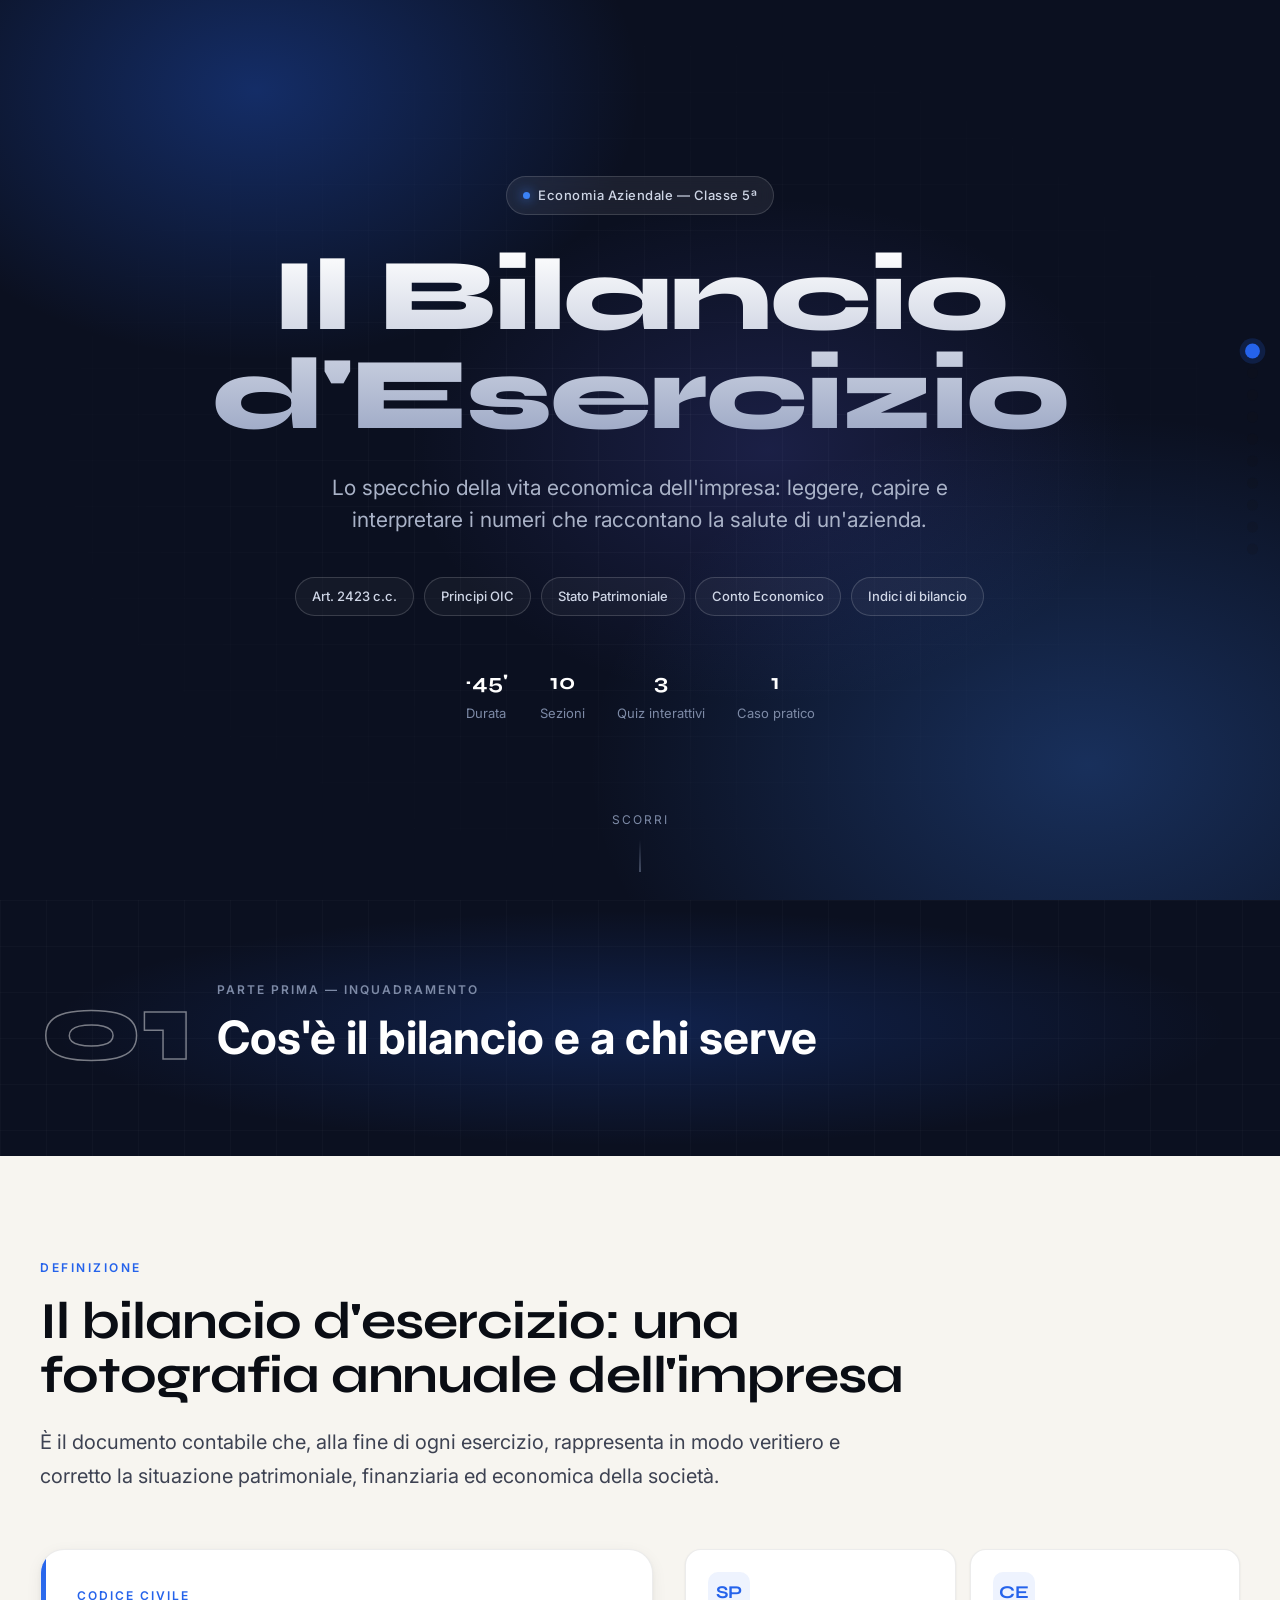
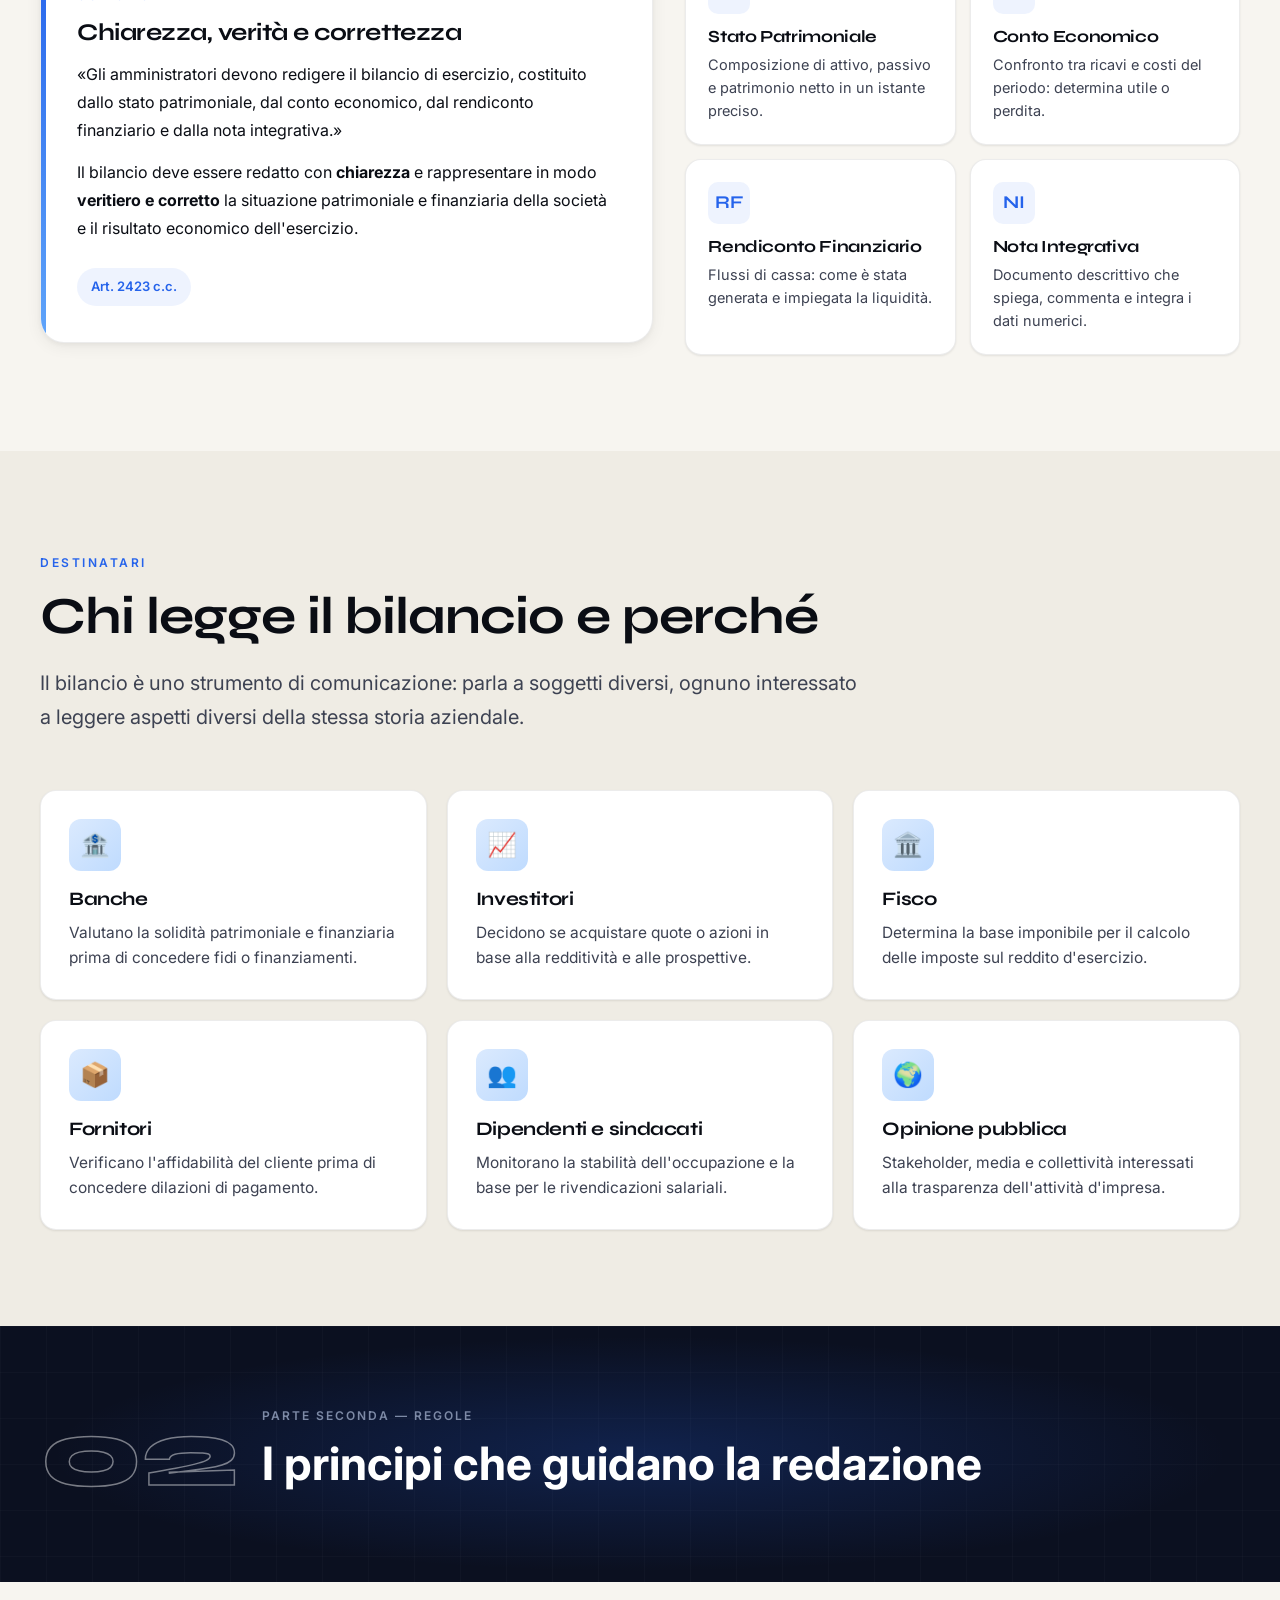
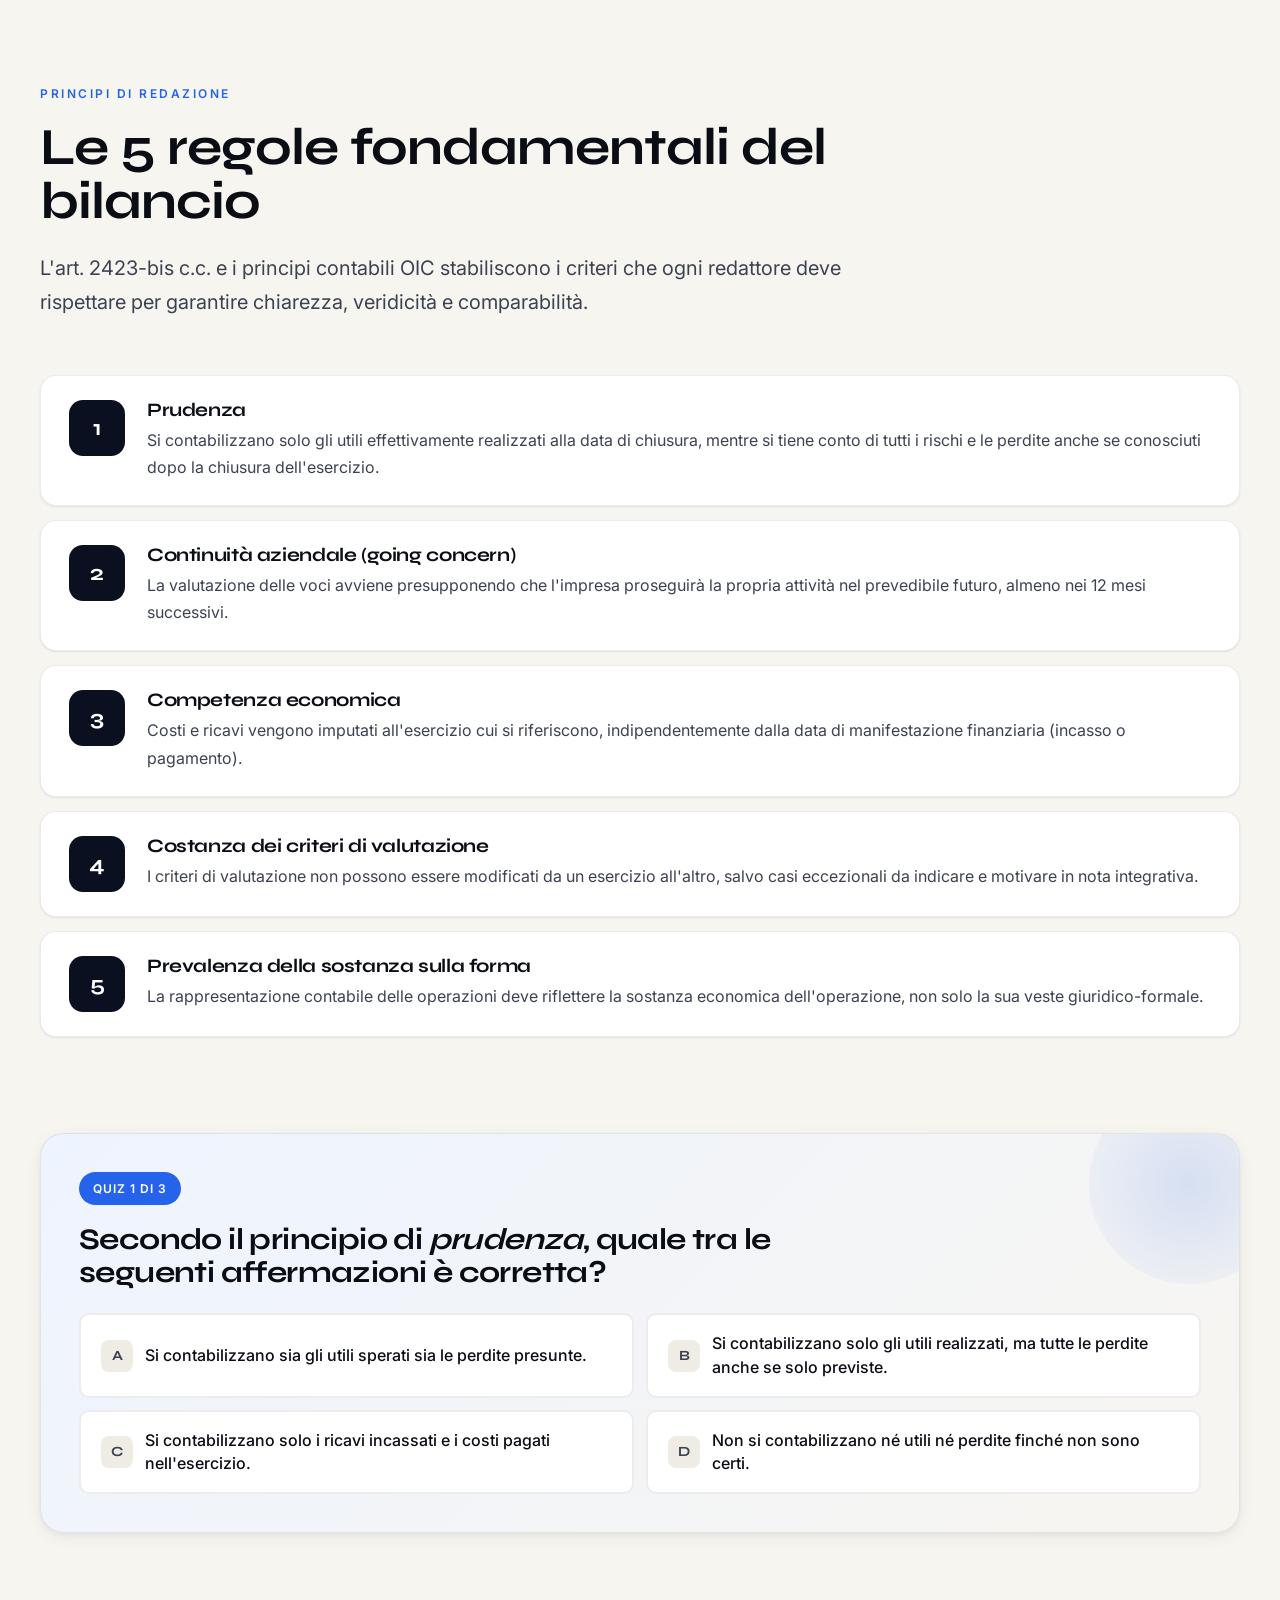
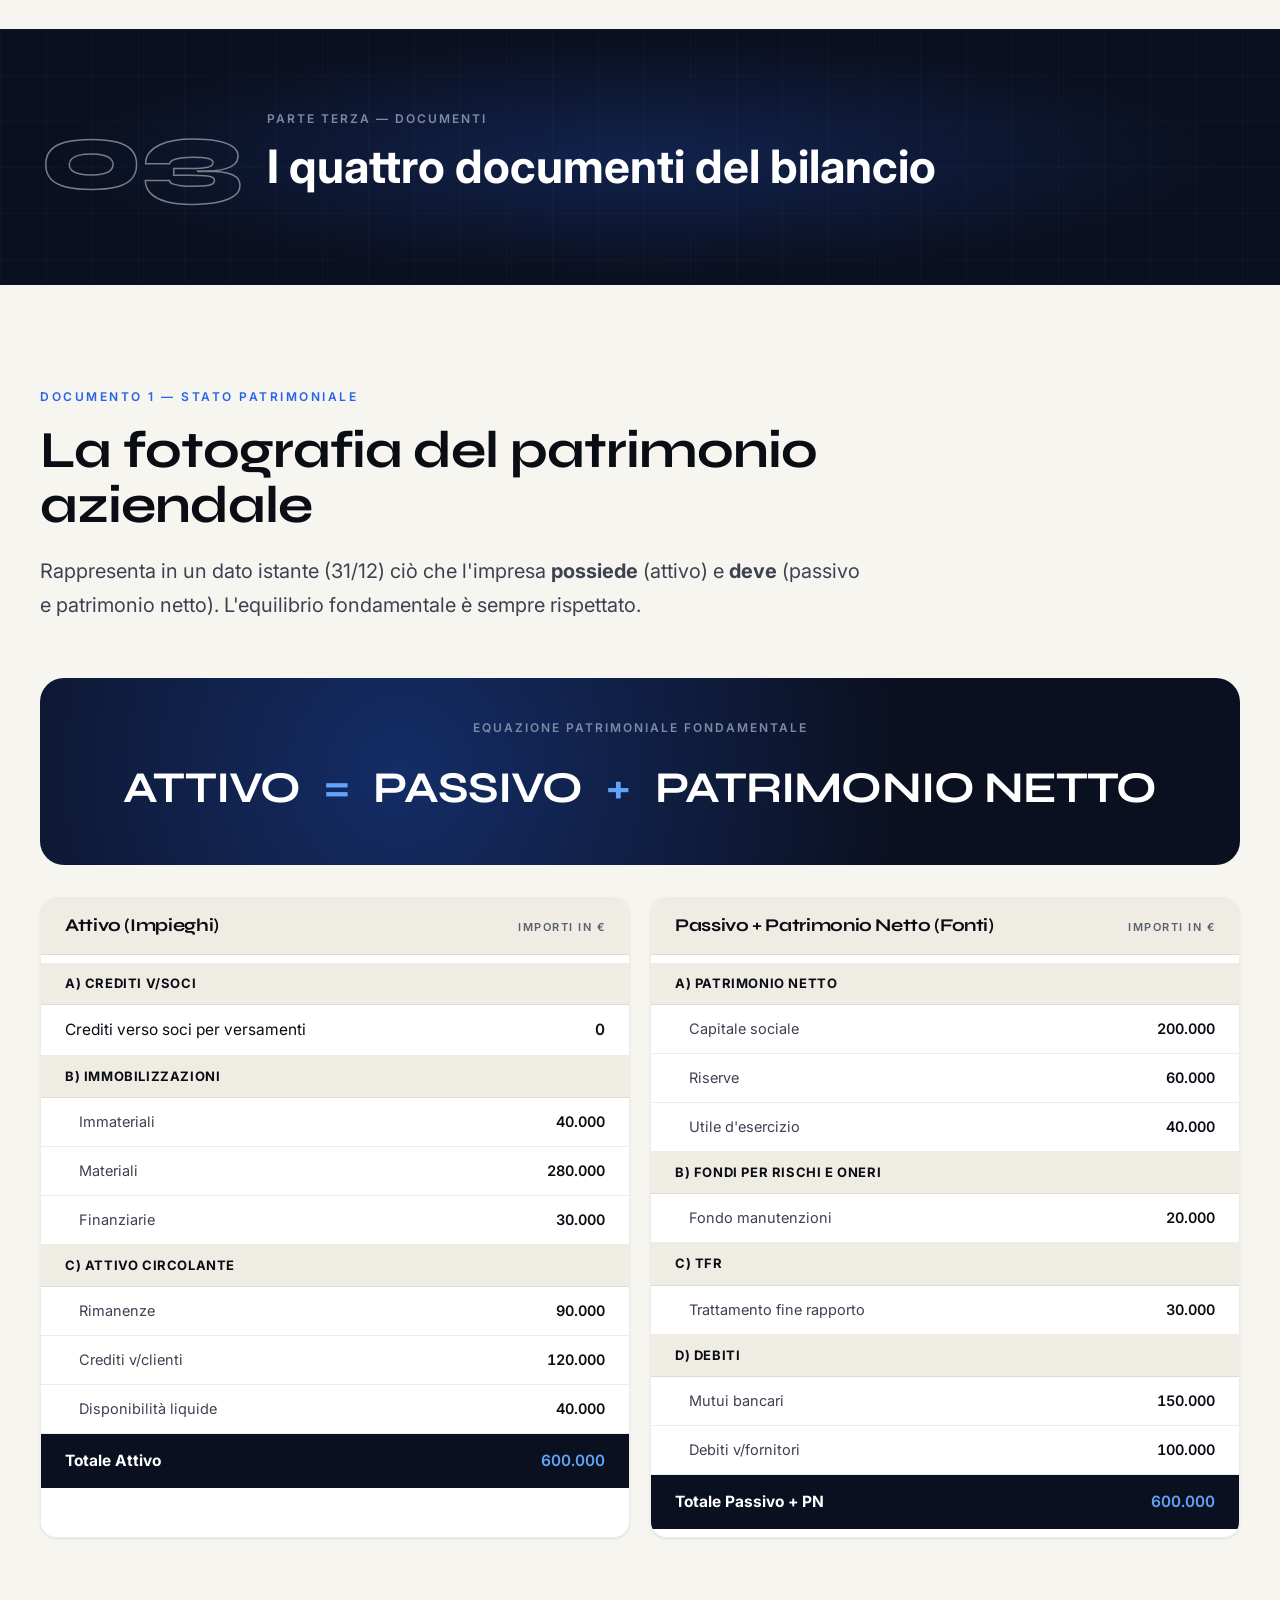
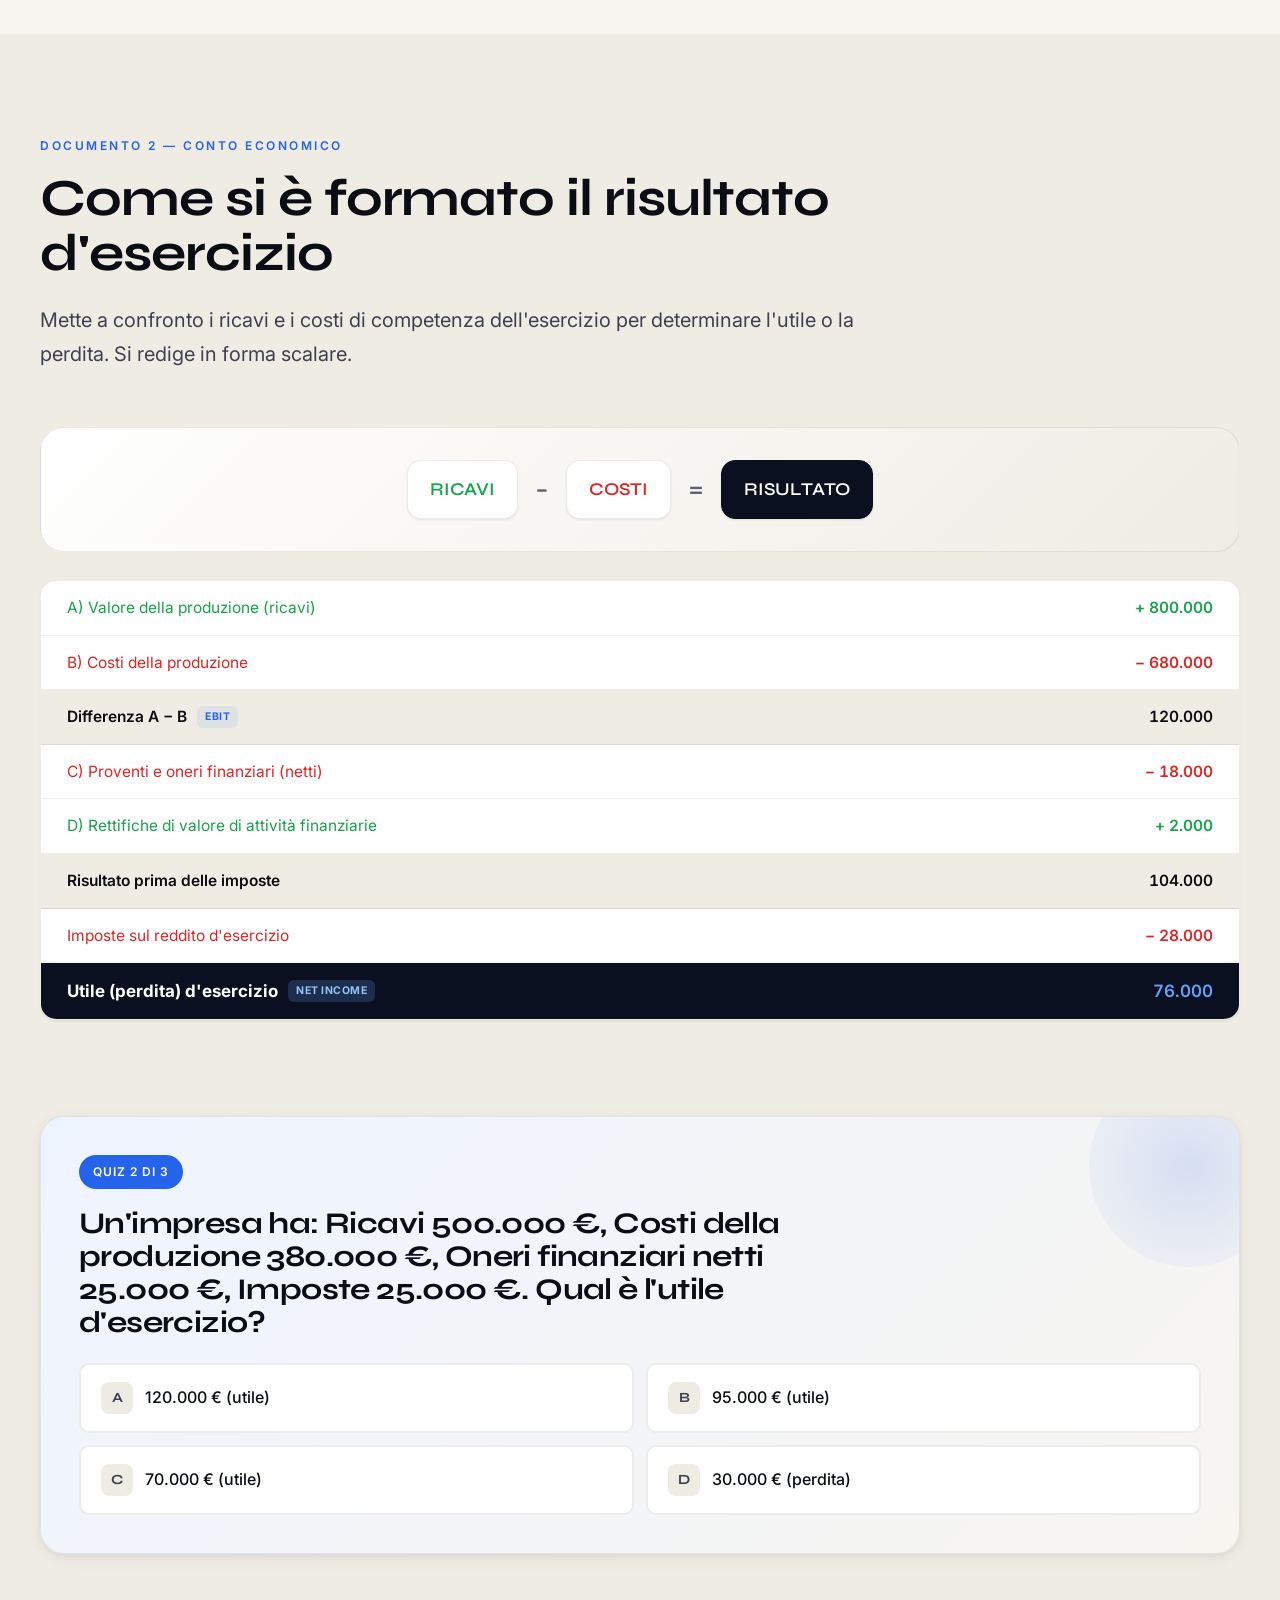
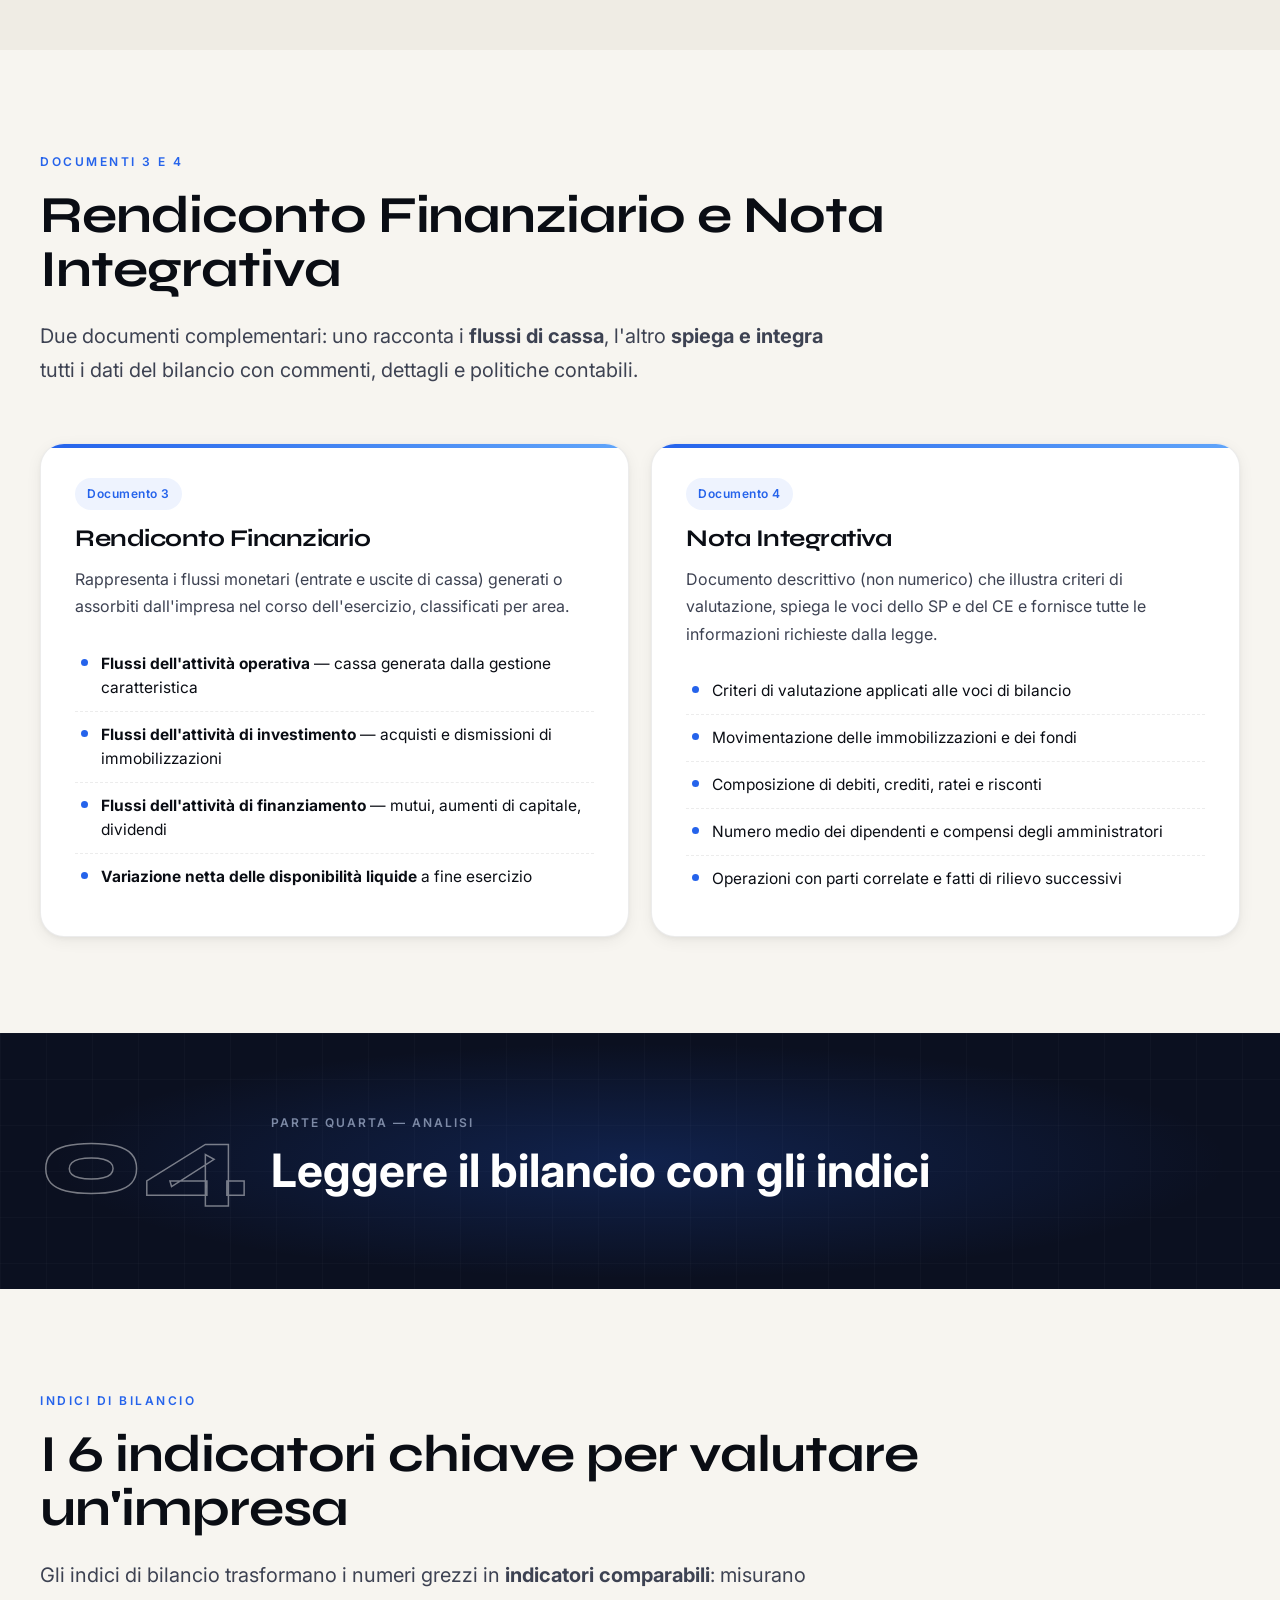
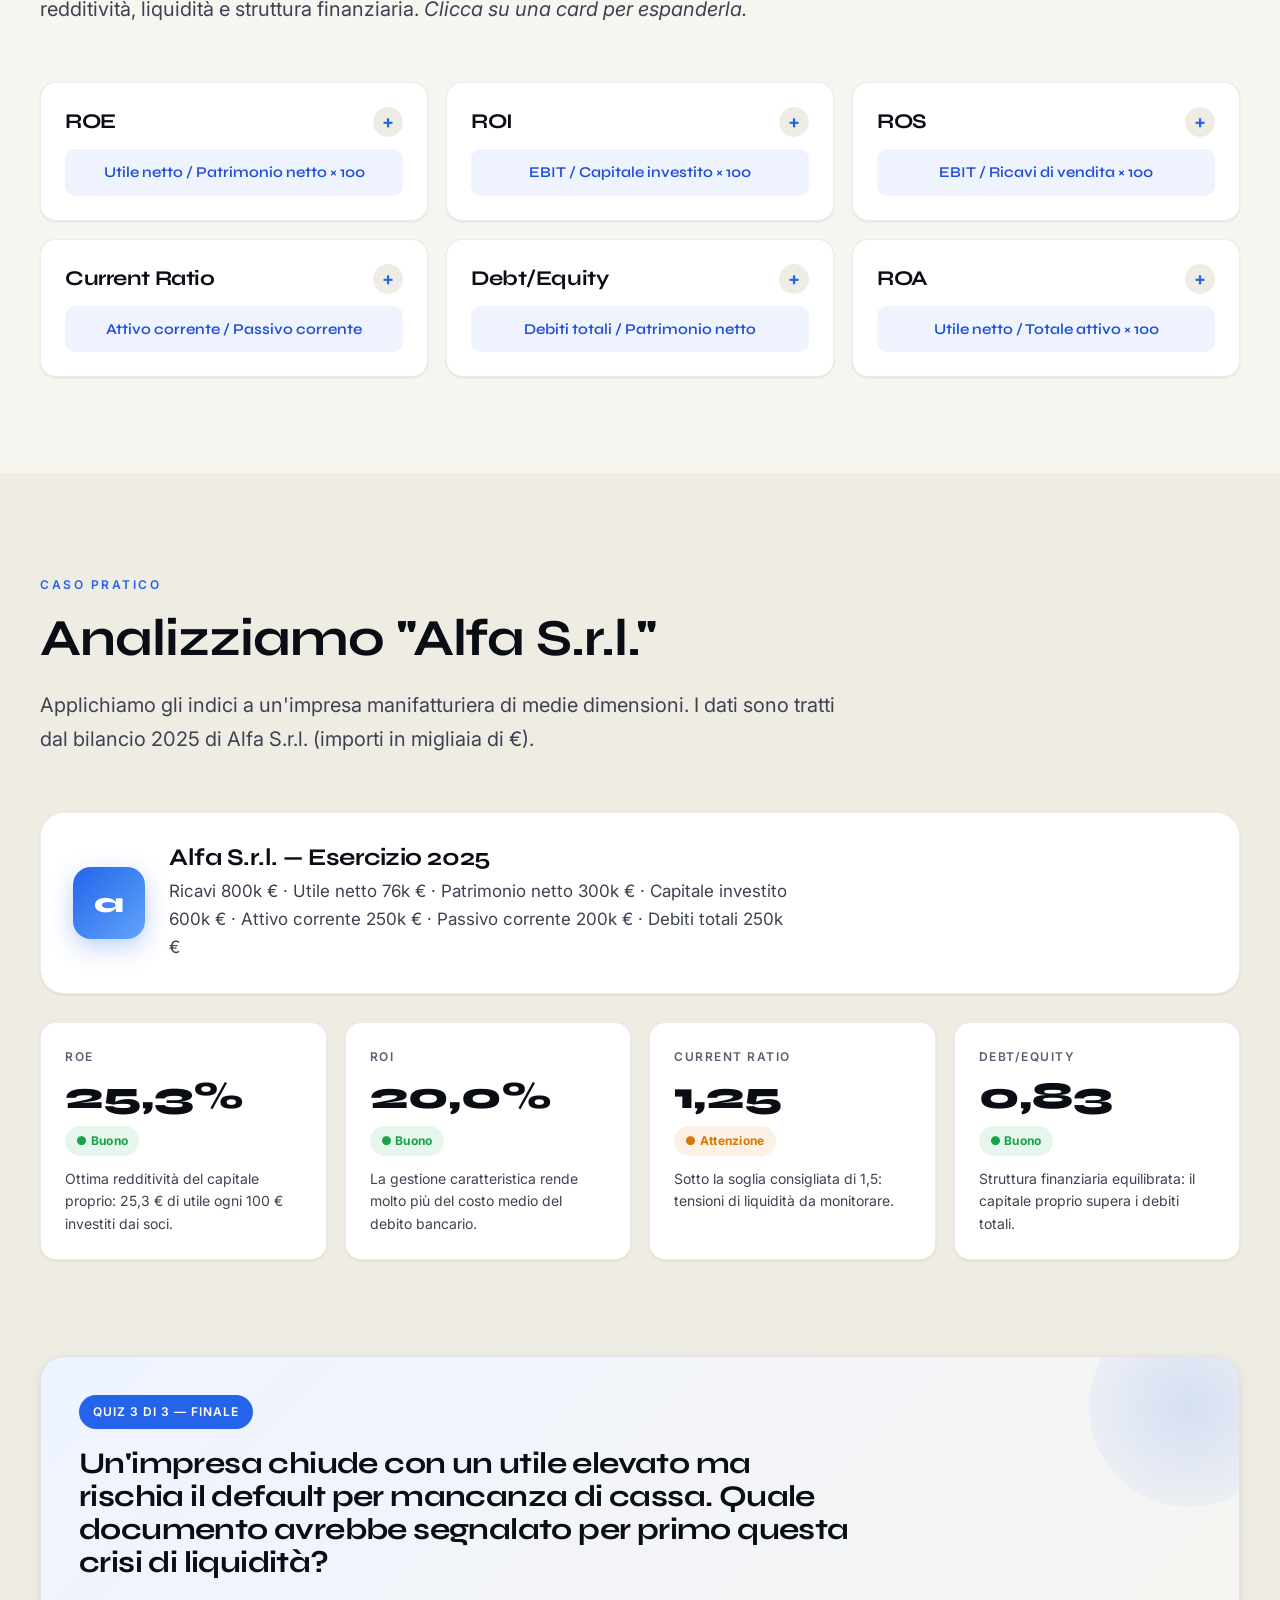
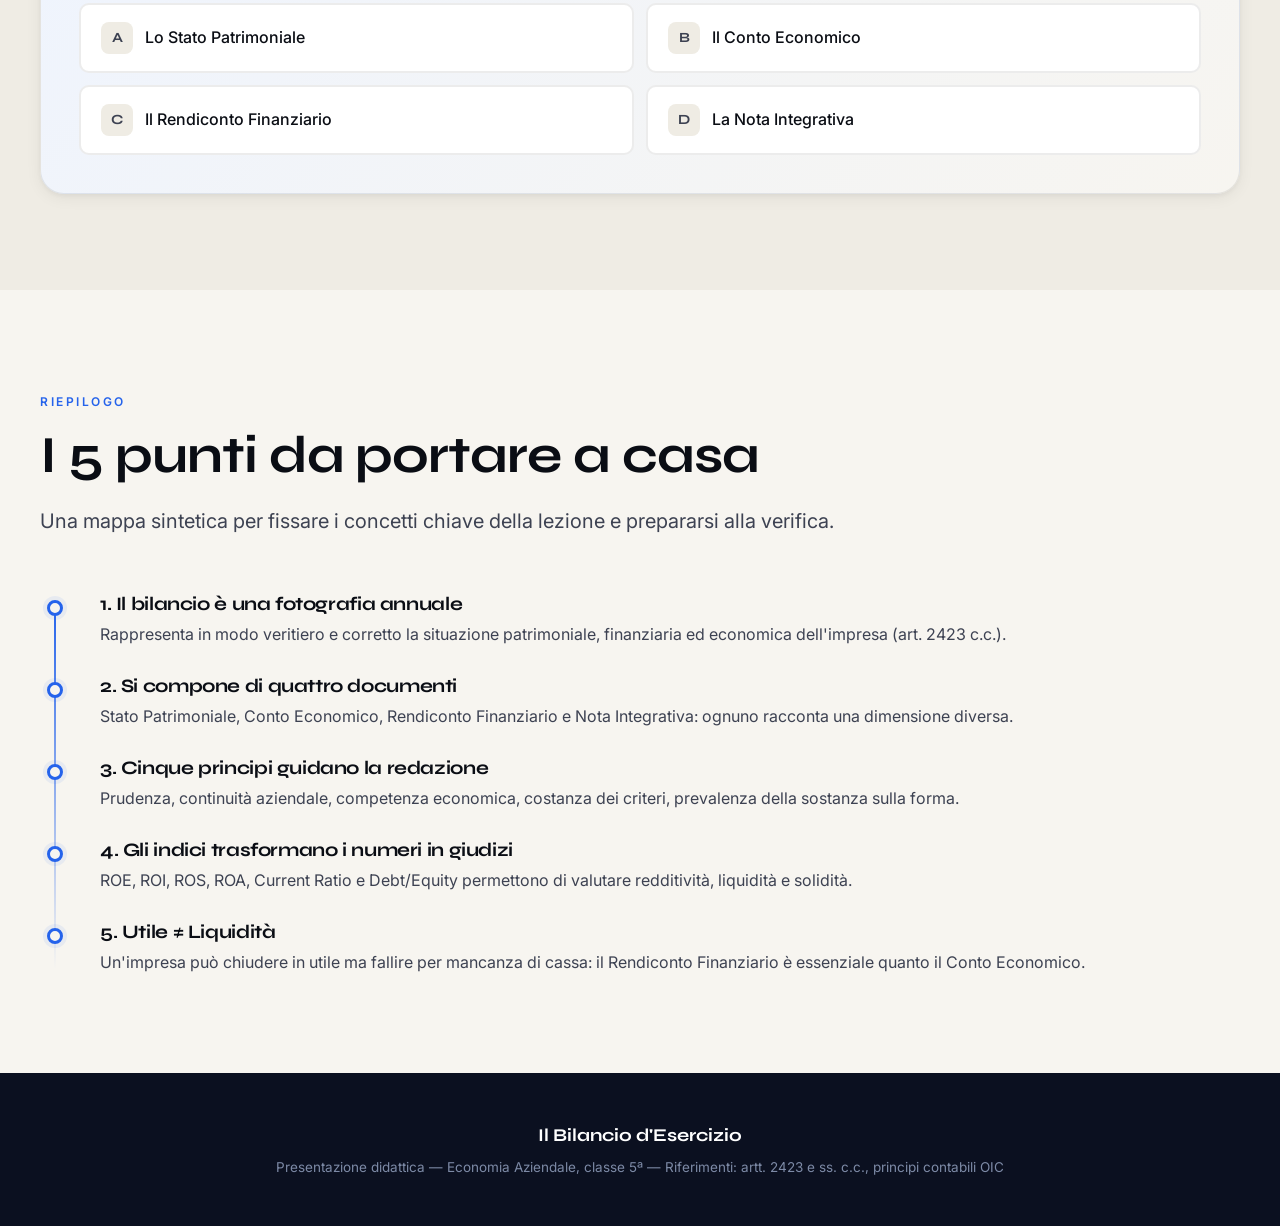
<file: index.html>
<!DOCTYPE html>
<html lang="it">
<head>
<meta charset="UTF-8">
<meta name="viewport" content="width=device-width, initial-scale=1.0">
<title>Il Bilancio d'Esercizio — Presentazione 5ª Economia Aziendale</title>
<meta name="description" content="Presentazione interattiva sul Bilancio d'Esercizio: art. 2423 c.c., Stato Patrimoniale, Conto Economico, Rendiconto Finanziario, Nota Integrativa, indici e caso pratico.">
<link rel="preconnect" href="https://fonts.googleapis.com">
<link rel="preconnect" href="https://fonts.gstatic.com" crossorigin>
<link href="https://fonts.googleapis.com/css2?family=Syne:wght@500;600;700;800&family=Inter:wght@300;400;500;600;700;800&display=swap" rel="stylesheet">
<style>
*,*::before,*::after{margin:0;padding:0;box-sizing:border-box}
:root{
  --bg:#f7f5f0;
  --bg-soft:#efece4;
  --bg-card:#ffffff;
  --text:#0a0d14;
  --text-muted:#3d4252;
  --text-soft:#5a6072;
  --accent:#2563eb;
  --accent-soft:rgba(37,99,235,.08);
  --accent-strong:#1d4ed8;
  --dark:#0b1020;
  --dark-2:#11172a;
  --border:rgba(14,17,24,.08);
  --border-strong:rgba(14,17,24,.14);
  --good:#16a34a;
  --good-soft:rgba(22,163,74,.1);
  --bad:#dc2626;
  --bad-soft:rgba(220,38,38,.1);
  --warn:#d97706;
  --warn-soft:rgba(217,119,6,.1);
  --radius:16px;
  --radius-sm:10px;
  --radius-lg:24px;
  --shadow-sm:0 1px 2px rgba(14,17,24,.04), 0 1px 3px rgba(14,17,24,.05);
  --shadow:0 4px 16px rgba(14,17,24,.06), 0 2px 4px rgba(14,17,24,.04);
  --shadow-lg:0 18px 40px rgba(14,17,24,.10), 0 6px 14px rgba(14,17,24,.06);
  --max-w:1200px;
}
html{scroll-behavior:smooth;-webkit-text-size-adjust:100%}
body{font-family:'Inter',system-ui,-apple-system,Segoe UI,sans-serif;background:var(--bg);color:var(--text);line-height:1.65;overflow-x:hidden;-webkit-font-smoothing:antialiased;font-size:17px;font-weight:400}
h1,h2,h3,h4{font-family:'Syne','Inter',sans-serif;letter-spacing:-.02em;line-height:1.1;font-weight:700}
a{color:inherit;text-decoration:none}
button{font-family:inherit;border:none;outline:none;cursor:pointer;background:none;color:inherit}

/* PROGRESS BAR */
.progress-bar{position:fixed;top:0;left:0;height:3px;width:0;background:linear-gradient(90deg,#3b82f6,#2563eb,#1d4ed8);z-index:100;transition:width .1s ease-out;box-shadow:0 0 12px rgba(37,99,235,.5)}

/* NAV DOTS */
.nav-dots{position:fixed;right:22px;top:50%;transform:translateY(-50%);z-index:90;display:flex;flex-direction:column;gap:11px}
.nav-dots button{width:11px;height:11px;border-radius:50%;background:rgba(14,17,24,.18);transition:all .2s ease;position:relative;border:none}
.nav-dots button:hover{background:var(--accent);transform:scale(1.25)}
.nav-dots button.active{background:var(--accent);transform:scale(1.35);box-shadow:0 0 0 4px rgba(37,99,235,.18)}
.nav-dots button::after{content:attr(data-label);position:absolute;right:22px;top:50%;transform:translateY(-50%);background:var(--dark);color:#fff;padding:5px 10px;border-radius:6px;font-size:11px;font-weight:600;white-space:nowrap;opacity:0;pointer-events:none;transition:opacity .2s;font-family:'Inter',sans-serif}
.nav-dots button:hover::after{opacity:1}

/* CONTAINER */
.container{max-width:var(--max-w);margin:0 auto;padding:0 28px}

/* REVEAL */
.reveal{opacity:0;transform:translateY(28px);transition:opacity .7s ease, transform .7s ease}
.reveal.in{opacity:1;transform:none}

/* ========== COVER ========== */
.cover{min-height:100vh;background:var(--dark);color:#fff;position:relative;overflow:hidden;display:flex;align-items:center;justify-content:center;padding:80px 28px}
.cover::before{
  content:"";position:absolute;inset:0;
  background-image:linear-gradient(rgba(255,255,255,.04) 1px,transparent 1px),linear-gradient(90deg,rgba(255,255,255,.04) 1px,transparent 1px);
  background-size:46px 46px;
  mask-image:radial-gradient(ellipse at center,rgba(0,0,0,.95) 0%,transparent 75%);
  -webkit-mask-image:radial-gradient(ellipse at center,rgba(0,0,0,.95) 0%,transparent 75%);
}
.cover::after{
  content:"";position:absolute;inset:0;
  background:
    radial-gradient(ellipse 50% 50% at 20% 10%,rgba(37,99,235,.35),transparent 60%),
    radial-gradient(ellipse 60% 60% at 85% 85%,rgba(59,130,246,.28),transparent 65%),
    radial-gradient(ellipse 40% 40% at 60% 50%,rgba(99,102,241,.18),transparent 70%);
}
.cover-inner{position:relative;z-index:2;max-width:980px;text-align:center}
.cover-eyebrow{display:inline-flex;align-items:center;gap:8px;padding:8px 16px;background:rgba(255,255,255,.07);border:1px solid rgba(255,255,255,.14);border-radius:999px;font-size:13px;font-weight:500;letter-spacing:.5px;color:#cfd6e6;margin-bottom:32px;backdrop-filter:blur(8px)}
.cover-eyebrow .dot{width:7px;height:7px;border-radius:50%;background:#3b82f6;box-shadow:0 0 12px #3b82f6;animation:pulse 2s infinite}
@keyframes pulse{0%,100%{opacity:1}50%{opacity:.45}}
.cover h1{font-size:clamp(44px,8vw,104px);font-weight:800;line-height:.96;margin-bottom:28px;background:linear-gradient(180deg,#fff 0%,#9aa6c4 100%);-webkit-background-clip:text;background-clip:text;-webkit-text-fill-color:transparent}
.cover-sub{font-size:clamp(17px,2vw,21px);color:#aab3c8;max-width:680px;margin:0 auto 40px;line-height:1.55}
.cover-tags{display:flex;flex-wrap:wrap;gap:10px;justify-content:center;margin-bottom:48px}
.cover-tag{padding:8px 16px;border:1px solid rgba(255,255,255,.16);border-radius:999px;font-size:13px;color:#cfd6e6;background:rgba(255,255,255,.04);font-weight:500}
.cover-meta{display:flex;flex-wrap:wrap;gap:32px;justify-content:center;color:#7d8aa6;font-size:13px}
.cover-meta strong{color:#fff;display:block;font-size:22px;font-weight:700;margin-bottom:2px;font-family:'Syne',sans-serif}
.scroll-cue{position:absolute;bottom:28px;left:50%;transform:translateX(-50%);color:#7d8aa6;font-size:12px;letter-spacing:2px;text-transform:uppercase;display:flex;flex-direction:column;align-items:center;gap:10px;animation:bob 2.4s ease-in-out infinite;z-index:2}
.scroll-cue span{width:1px;height:32px;background:linear-gradient(180deg,transparent,#7d8aa6)}
@keyframes bob{0%,100%{transform:translateX(-50%) translateY(0)}50%{transform:translateX(-50%) translateY(6px)}}

/* ========== DIVIDERS ========== */
.divider{background:var(--dark);color:#fff;padding:80px 28px;position:relative;overflow:hidden}
.divider::before{content:"";position:absolute;inset:0;background-image:linear-gradient(rgba(255,255,255,.03) 1px,transparent 1px),linear-gradient(90deg,rgba(255,255,255,.03) 1px,transparent 1px);background-size:46px 46px;opacity:.7}
.divider::after{content:"";position:absolute;inset:0;background:radial-gradient(ellipse at center,rgba(37,99,235,.22),transparent 65%)}
.divider-inner{position:relative;z-index:2;max-width:var(--max-w);margin:0 auto;display:flex;align-items:center;gap:24px;flex-wrap:wrap}
.divider-num{font-family:'Syne',sans-serif;font-size:clamp(48px,8vw,96px);font-weight:800;color:transparent;-webkit-text-stroke:1.5px rgba(255,255,255,.45);line-height:1}
.divider-title{font-size:clamp(28px,4vw,46px);font-weight:700;color:#fff;flex:1;min-width:280px}
.divider-meta{font-size:12px;letter-spacing:2px;text-transform:uppercase;color:#7d8aa6;font-weight:600}

/* ========== SECTION ========== */
.section{padding:96px 28px;position:relative}
.section-inner{max-width:var(--max-w);margin:0 auto}
.eyebrow{display:inline-block;font-size:12px;font-weight:600;letter-spacing:2.5px;text-transform:uppercase;color:var(--accent);margin-bottom:16px}
.section-title{font-size:clamp(30px,4.5vw,52px);font-weight:700;line-height:1.05;margin-bottom:22px;max-width:880px}
.section-lead{font-size:clamp(17px,1.7vw,20px);color:var(--text-muted);max-width:820px;line-height:1.7;margin-bottom:56px;font-weight:400}

/* ========== DEFINIZIONE ========== */
.def-grid{display:grid;grid-template-columns:1.05fr .95fr;gap:32px;align-items:start}
.def-quote{background:var(--bg-card);border:1px solid var(--border);border-radius:var(--radius-lg);padding:36px;box-shadow:var(--shadow);position:relative;overflow:hidden}
.def-quote::before{content:"";position:absolute;top:0;left:0;width:5px;height:100%;background:linear-gradient(180deg,var(--accent),#60a5fa)}
.def-quote .label{font-size:12px;font-weight:600;letter-spacing:2px;text-transform:uppercase;color:var(--accent);margin-bottom:14px}
.def-quote h3{font-size:24px;margin-bottom:14px}
.def-quote p{color:var(--text);line-height:1.75;margin-bottom:14px;font-size:16px}
.def-quote .article{display:inline-block;margin-top:12px;padding:8px 14px;background:var(--accent-soft);color:var(--accent);border-radius:999px;font-size:13px;font-weight:600}
.docs-grid{display:grid;grid-template-columns:1fr 1fr;gap:14px}
.doc-card{background:var(--bg-card);border:1px solid var(--border);border-radius:var(--radius);padding:22px;box-shadow:var(--shadow-sm);transition:all .25s ease;cursor:default}
.doc-card:hover{transform:translateY(-4px);box-shadow:var(--shadow-lg);border-color:var(--accent)}
.doc-card .icon{width:42px;height:42px;border-radius:10px;background:var(--accent-soft);color:var(--accent);display:flex;align-items:center;justify-content:center;font-weight:700;font-size:18px;margin-bottom:14px;font-family:'Syne',sans-serif}
.doc-card h4{font-size:17px;margin-bottom:6px;font-family:'Syne',sans-serif}
.doc-card p{font-size:14.5px;color:var(--text-muted);line-height:1.6}

/* ========== DESTINATARI ========== */
.dest-grid{display:grid;grid-template-columns:repeat(3,1fr);gap:20px}
.dest-card{background:var(--bg-card);border:1px solid var(--border);border-radius:var(--radius);padding:28px;box-shadow:var(--shadow-sm);transition:all .3s ease}
.dest-card:hover{transform:translateY(-6px);box-shadow:var(--shadow-lg);border-color:var(--accent)}
.dest-card .emoji{width:52px;height:52px;border-radius:12px;background:linear-gradient(135deg,#dbeafe,#bfdbfe);display:flex;align-items:center;justify-content:center;font-size:24px;margin-bottom:18px}
.dest-card h4{font-size:19px;margin-bottom:10px}
.dest-card p{color:var(--text-muted);font-size:15.5px;line-height:1.65}

/* ========== PRINCIPI ========== */
.princ-list{display:flex;flex-direction:column;gap:14px}
.princ-item{display:flex;gap:22px;background:var(--bg-card);border:1px solid var(--border);border-radius:var(--radius);padding:24px 28px;box-shadow:var(--shadow-sm);transition:all .25s ease;align-items:flex-start}
.princ-item:hover{transform:translateX(6px);border-color:var(--accent);box-shadow:var(--shadow)}
.princ-num{flex:0 0 56px;height:56px;border-radius:14px;background:var(--dark);color:#fff;display:flex;align-items:center;justify-content:center;font-family:'Syne',sans-serif;font-weight:700;font-size:22px}
.princ-body h4{font-size:19px;margin-bottom:6px}
.princ-body p{color:var(--text-muted);font-size:16px;line-height:1.7}

/* ========== STATO PATRIMONIALE ========== */
.formula{background:var(--dark);color:#fff;border-radius:var(--radius-lg);padding:40px;text-align:center;margin-bottom:32px;position:relative;overflow:hidden}
.formula::before{content:"";position:absolute;inset:0;background:radial-gradient(circle at 30% 50%,rgba(37,99,235,.35),transparent 60%)}
.formula-label{position:relative;font-size:12px;letter-spacing:2px;text-transform:uppercase;color:#7d8aa6;margin-bottom:14px;font-weight:600}
.formula-eq{position:relative;font-family:'Syne',sans-serif;font-size:clamp(28px,4vw,44px);font-weight:700;letter-spacing:-.02em}
.formula-eq .op{color:#60a5fa;margin:0 14px}
.sp-grid{display:grid;grid-template-columns:1fr 1fr;gap:20px}
.sp-side{background:var(--bg-card);border:1px solid var(--border);border-radius:var(--radius);overflow:hidden;box-shadow:var(--shadow-sm)}
.sp-head{background:var(--bg-soft);padding:18px 24px;border-bottom:1px solid var(--border);display:flex;justify-content:space-between;align-items:baseline}
.sp-head h4{font-size:18px}
.sp-head .total-label{font-size:11px;color:var(--text-soft);letter-spacing:1.5px;text-transform:uppercase;font-weight:600}
.sp-body{padding:8px 0}
.sp-row{display:flex;justify-content:space-between;align-items:center;padding:12px 24px;font-size:15.5px;border-bottom:1px solid var(--border);color:var(--text)}
.sp-row:last-child{border-bottom:none}
.sp-row.sub{padding-left:38px;color:var(--text-muted);font-size:14.5px}
.sp-row.group{background:var(--bg-soft);font-weight:700;font-size:13px;text-transform:uppercase;letter-spacing:.6px;color:var(--text);padding:10px 24px}
.sp-row .val{font-variant-numeric:tabular-nums;font-weight:600;color:var(--text)}
.sp-row.total{background:var(--dark);color:#fff;font-weight:700;padding:14px 24px}
.sp-row.total .val{color:#60a5fa}

/* ========== CONTO ECONOMICO ========== */
.ce-logic{background:linear-gradient(135deg,var(--bg-card),var(--bg-soft));border:1px solid var(--border);border-radius:var(--radius-lg);padding:32px;margin-bottom:28px;display:flex;align-items:center;justify-content:center;gap:18px;flex-wrap:wrap}
.ce-pill{background:var(--bg-card);border:1px solid var(--border);padding:14px 22px;border-radius:14px;font-family:'Syne',sans-serif;font-weight:600;font-size:18px;box-shadow:var(--shadow-sm)}
.ce-pill.ricavi{color:var(--good)}
.ce-pill.costi{color:var(--bad)}
.ce-pill.result{background:var(--dark);color:#fff;border-color:var(--dark)}
.ce-op{font-family:'Syne',sans-serif;font-size:24px;color:var(--text-soft);font-weight:700}
.ce-table{background:var(--bg-card);border:1px solid var(--border);border-radius:var(--radius);overflow:hidden;box-shadow:var(--shadow-sm)}
.ce-row{display:flex;justify-content:space-between;align-items:center;padding:14px 26px;border-bottom:1px solid var(--border);font-size:15.5px}
.ce-row:last-child{border-bottom:none}
.ce-row.plus{color:var(--good)}
.ce-row.minus{color:var(--bad)}
.ce-row.subtotal{background:var(--bg-soft);font-weight:600}
.ce-row.final{background:var(--dark);color:#fff;font-weight:700;font-size:17px}
.ce-row.final .val{color:#60a5fa}
.ce-row .val{font-variant-numeric:tabular-nums;font-weight:600}
.ce-row .label-row{display:flex;align-items:center;gap:10px}
.ce-row .tag{font-size:10.5px;background:var(--accent-soft);color:var(--accent);padding:2.5px 8px;border-radius:6px;font-weight:700;letter-spacing:.5px}
.ce-row.final .tag{background:rgba(96,165,250,.2);color:#93c5fd}

/* ========== RF + NI ========== */
.duo-grid{display:grid;grid-template-columns:1fr 1fr;gap:22px}
.duo-card{background:var(--bg-card);border:1px solid var(--border);border-radius:var(--radius-lg);padding:34px;box-shadow:var(--shadow);transition:all .3s ease;position:relative;overflow:hidden}
.duo-card:hover{transform:translateY(-6px);box-shadow:var(--shadow-lg)}
.duo-card::before{content:"";position:absolute;top:0;left:0;width:100%;height:4px;background:linear-gradient(90deg,var(--accent),#60a5fa)}
.duo-card .duo-tag{display:inline-block;padding:6px 12px;background:var(--accent-soft);color:var(--accent);border-radius:999px;font-size:12px;font-weight:600;margin-bottom:16px;letter-spacing:.5px}
.duo-card h3{font-size:24px;margin-bottom:14px}
.duo-card .lead{color:var(--text-muted);margin-bottom:20px;line-height:1.7;font-size:16px}
.duo-card ul{list-style:none}
.duo-card li{padding:11px 0 11px 26px;border-bottom:1px dashed var(--border);position:relative;font-size:15.5px;color:var(--text);line-height:1.55}
.duo-card li:last-child{border-bottom:none}
.duo-card li::before{content:"";position:absolute;left:6px;top:18px;width:7px;height:7px;border-radius:50%;background:var(--accent)}

/* ========== INDICI ========== */
.idx-grid{display:grid;grid-template-columns:repeat(3,1fr);gap:18px}
.idx-card{background:var(--bg-card);border:1px solid var(--border);border-radius:var(--radius);padding:24px;box-shadow:var(--shadow-sm);transition:all .3s ease;cursor:pointer;position:relative;overflow:hidden}
.idx-card:hover{transform:translateY(-4px);box-shadow:var(--shadow);border-color:var(--accent)}
.idx-card.open{border-color:var(--accent);box-shadow:var(--shadow-lg);background:linear-gradient(180deg,var(--bg-card),#fafbff)}
.idx-head{display:flex;justify-content:space-between;align-items:center;margin-bottom:12px}
.idx-head h4{font-size:21px;font-family:'Syne',sans-serif}
.idx-toggle{width:30px;height:30px;border-radius:50%;background:var(--bg-soft);display:flex;align-items:center;justify-content:center;color:var(--accent);font-weight:700;font-size:18px;transition:transform .3s}
.idx-card.open .idx-toggle{transform:rotate(45deg);background:var(--accent);color:#fff}
.idx-formula{font-family:'Syne',sans-serif;font-size:15px;color:var(--accent-strong);background:var(--accent-soft);padding:11px 14px;border-radius:10px;font-weight:600;text-align:center}
.idx-body{max-height:0;overflow:hidden;transition:max-height .35s ease, margin-top .35s ease;margin-top:0}
.idx-card.open .idx-body{max-height:340px;margin-top:14px}
.idx-body p{font-size:15px;color:var(--text-muted);line-height:1.7;margin-bottom:10px}
.idx-body .benchmark{display:inline-block;padding:5px 10px;background:var(--good-soft);color:var(--good);border-radius:6px;font-size:12px;font-weight:600}

/* ========== CASO PRATICO ========== */
.case-intro{background:var(--bg-card);border:1px solid var(--border);border-radius:var(--radius-lg);padding:32px;margin-bottom:28px;box-shadow:var(--shadow-sm);display:flex;gap:24px;align-items:center;flex-wrap:wrap}
.case-logo{width:72px;height:72px;border-radius:18px;background:linear-gradient(135deg,var(--accent),#60a5fa);color:#fff;display:flex;align-items:center;justify-content:center;font-family:'Syne',sans-serif;font-weight:800;font-size:28px;box-shadow:0 8px 24px rgba(37,99,235,.3)}
.case-intro h3{font-size:24px;margin-bottom:6px}
.case-intro p{color:var(--text-muted);max-width:620px}
.case-grid{display:grid;grid-template-columns:repeat(4,1fr);gap:18px}
.case-stat{background:var(--bg-card);border:1px solid var(--border);border-radius:var(--radius);padding:24px;box-shadow:var(--shadow-sm);transition:all .25s ease}
.case-stat:hover{transform:translateY(-4px);box-shadow:var(--shadow)}
.case-stat .name{font-size:12px;letter-spacing:1.5px;text-transform:uppercase;color:var(--text-soft);font-weight:600;margin-bottom:10px}
.case-stat .value{font-family:'Syne',sans-serif;font-size:38px;font-weight:800;line-height:1;margin-bottom:10px;color:var(--text)}
.case-stat .judgement{display:inline-flex;align-items:center;gap:6px;padding:5px 11px;border-radius:999px;font-size:12px;font-weight:700;letter-spacing:.3px}
.judgement.good{background:var(--good-soft);color:var(--good)}
.judgement.warn{background:var(--warn-soft);color:var(--warn)}
.case-stat .note{margin-top:12px;font-size:14px;color:var(--text-muted);line-height:1.6}

/* ========== TIMELINE RIEPILOGO ========== */
.timeline{position:relative;padding-left:36px}
.timeline::before{content:"";position:absolute;left:14px;top:8px;bottom:8px;width:2px;background:linear-gradient(180deg,var(--accent),transparent)}
.tl-item{position:relative;padding:0 0 28px 24px}
.tl-item:last-child{padding-bottom:0}
.tl-item::before{content:"";position:absolute;left:-29px;top:6px;width:16px;height:16px;border-radius:50%;background:var(--bg);border:3px solid var(--accent);box-shadow:0 0 0 4px var(--accent-soft)}
.tl-item h4{font-size:19px;margin-bottom:6px}
.tl-item p{color:var(--text-muted);line-height:1.7;font-size:16px}

/* ========== QUIZ ========== */
.quiz{background:linear-gradient(135deg,#eef4ff,#f7f5f0);border:1px solid var(--border);border-radius:var(--radius-lg);padding:38px;box-shadow:var(--shadow);position:relative;overflow:hidden}
.quiz::before{content:"";position:absolute;top:-50px;right:-50px;width:200px;height:200px;border-radius:50%;background:radial-gradient(circle,rgba(37,99,235,.15),transparent)}
.quiz-label{position:relative;display:inline-flex;align-items:center;gap:8px;padding:7px 14px;background:var(--accent);color:#fff;border-radius:999px;font-size:12px;font-weight:600;letter-spacing:1px;text-transform:uppercase;margin-bottom:18px}
.quiz h3{position:relative;font-size:clamp(22px,2.8vw,30px);margin-bottom:24px;max-width:780px}
.quiz-options{position:relative;display:grid;grid-template-columns:1fr 1fr;gap:12px}
.quiz-opt{background:var(--bg-card);border:2px solid var(--border);border-radius:var(--radius-sm);padding:17px 20px;text-align:left;font-size:16px;font-weight:500;transition:all .2s ease;display:flex;align-items:center;gap:12px;line-height:1.45;cursor:pointer;color:var(--text)}
.quiz-opt:hover:not(:disabled){border-color:var(--accent);transform:translateY(-2px);box-shadow:var(--shadow-sm)}
.quiz-opt .letter{flex:0 0 32px;height:32px;border-radius:8px;background:var(--bg-soft);display:flex;align-items:center;justify-content:center;font-family:'Syne',sans-serif;font-weight:700;color:var(--text-muted);font-size:14px;transition:all .2s}
.quiz-opt:disabled{cursor:not-allowed;opacity:.7}
.quiz-opt.correct{background:var(--good-soft);border-color:var(--good);color:var(--good);opacity:1}
.quiz-opt.correct .letter{background:var(--good);color:#fff}
.quiz-opt.wrong{background:var(--bad-soft);border-color:var(--bad);color:var(--bad);opacity:1}
.quiz-opt.wrong .letter{background:var(--bad);color:#fff}
.quiz-feedback{position:relative;margin-top:22px;padding:20px 22px;border-radius:var(--radius-sm);background:var(--bg-card);border:1px solid var(--border);display:none;animation:slideDown .35s ease}
.quiz-feedback.show{display:block}
.quiz-feedback.correct{border-left:4px solid var(--good)}
.quiz-feedback.wrong{border-left:4px solid var(--bad)}
.quiz-feedback h5{font-family:'Inter',sans-serif;font-weight:700;font-size:15px;margin-bottom:6px;display:flex;align-items:center;gap:8px}
.quiz-feedback.correct h5{color:var(--good)}
.quiz-feedback.wrong h5{color:var(--bad)}
.quiz-feedback p{font-size:15.5px;color:var(--text);line-height:1.7}
@keyframes slideDown{from{opacity:0;transform:translateY(-8px)}to{opacity:1;transform:none}}

/* ========== FOOTER ========== */
.footer{background:var(--dark);color:#7d8aa6;padding:48px 28px;text-align:center;font-size:13.5px}
.footer strong{color:#fff;display:block;font-family:'Syne',sans-serif;font-size:18px;margin-bottom:6px;font-weight:700}

/* ========== RESPONSIVE ========== */
@media(max-width:900px){
  .nav-dots{right:14px;gap:9px}
  .nav-dots button{width:9px;height:9px}
  .def-grid{grid-template-columns:1fr}
  .dest-grid{grid-template-columns:repeat(2,1fr)}
  .sp-grid{grid-template-columns:1fr}
  .duo-grid{grid-template-columns:1fr}
  .idx-grid{grid-template-columns:repeat(2,1fr)}
  .case-grid{grid-template-columns:repeat(2,1fr)}
  .quiz-options{grid-template-columns:1fr}
  .section{padding:72px 22px}
  .divider{padding:60px 22px}
  .divider-inner{gap:14px}
  .ce-logic{flex-direction:column;gap:10px}
  .princ-item{flex-direction:column;gap:14px}
  .princ-num{flex:0 0 auto;width:48px;height:48px;font-size:18px}
}
@media(max-width:560px){
  .dest-grid{grid-template-columns:1fr}
  .idx-grid{grid-template-columns:1fr}
  .case-grid{grid-template-columns:1fr}
  .docs-grid{grid-template-columns:1fr}
  .cover-meta{gap:20px}
  .quiz{padding:26px}
  .nav-dots{display:none}
}
</style>
</head>
<body>

<div class="progress-bar" id="progressBar"></div>

<nav class="nav-dots" id="navDots">
  <button data-target="cover" data-label="Cover"></button>
  <button data-target="definizione" data-label="Definizione"></button>
  <button data-target="destinatari" data-label="Destinatari"></button>
  <button data-target="principi" data-label="Principi"></button>
  <button data-target="stato-patrimoniale" data-label="Stato Patrimoniale"></button>
  <button data-target="conto-economico" data-label="Conto Economico"></button>
  <button data-target="rf-ni" data-label="RF + NI"></button>
  <button data-target="indici" data-label="Indici"></button>
  <button data-target="caso" data-label="Caso pratico"></button>
  <button data-target="riepilogo" data-label="Riepilogo"></button>
</nav>

<!-- ========== 1. COVER ========== -->
<section class="cover" id="cover">
  <div class="cover-inner">
    <div class="cover-eyebrow"><span class="dot"></span> Economia Aziendale &mdash; Classe 5ª</div>
    <h1>Il Bilancio<br>d'Esercizio</h1>
    <p class="cover-sub">Lo specchio della vita economica dell'impresa: leggere, capire e interpretare i numeri che raccontano la salute di un'azienda.</p>
    <div class="cover-tags">
      <span class="cover-tag">Art. 2423 c.c.</span>
      <span class="cover-tag">Principi OIC</span>
      <span class="cover-tag">Stato Patrimoniale</span>
      <span class="cover-tag">Conto Economico</span>
      <span class="cover-tag">Indici di bilancio</span>
    </div>
    <div class="cover-meta">
      <div><strong>~45'</strong>Durata</div>
      <div><strong>10</strong>Sezioni</div>
      <div><strong>3</strong>Quiz interattivi</div>
      <div><strong>1</strong>Caso pratico</div>
    </div>
  </div>
  <div class="scroll-cue">Scorri<span></span></div>
</section>

<!-- ========== DIVIDER PARTE I ========== -->
<div class="divider">
  <div class="divider-inner">
    <div class="divider-num">01</div>
    <div>
      <div class="divider-meta">Parte prima &mdash; Inquadramento</div>
      <div class="divider-title">Cos'è il bilancio e a chi serve</div>
    </div>
  </div>
</div>

<!-- ========== 2. DEFINIZIONE ========== -->
<section class="section" id="definizione">
  <div class="section-inner">
    <div class="reveal">
      <div class="eyebrow">Definizione</div>
      <h2 class="section-title">Il bilancio d'esercizio: una fotografia annuale dell'impresa</h2>
      <p class="section-lead">È il documento contabile che, alla fine di ogni esercizio, rappresenta in modo veritiero e corretto la situazione patrimoniale, finanziaria ed economica della società.</p>
    </div>
    <div class="def-grid">
      <div class="def-quote reveal">
        <div class="label">Codice Civile</div>
        <h3>Chiarezza, verità e correttezza</h3>
        <p>«Gli amministratori devono redigere il bilancio di esercizio, costituito dallo stato patrimoniale, dal conto economico, dal rendiconto finanziario e dalla nota integrativa.»</p>
        <p>Il bilancio deve essere redatto con <strong>chiarezza</strong> e rappresentare in modo <strong>veritiero e corretto</strong> la situazione patrimoniale e finanziaria della società e il risultato economico dell'esercizio.</p>
        <span class="article">Art. 2423 c.c.</span>
      </div>
      <div class="docs-grid reveal">
        <div class="doc-card">
          <div class="icon">SP</div>
          <h4>Stato Patrimoniale</h4>
          <p>Composizione di attivo, passivo e patrimonio netto in un istante preciso.</p>
        </div>
        <div class="doc-card">
          <div class="icon">CE</div>
          <h4>Conto Economico</h4>
          <p>Confronto tra ricavi e costi del periodo: determina utile o perdita.</p>
        </div>
        <div class="doc-card">
          <div class="icon">RF</div>
          <h4>Rendiconto Finanziario</h4>
          <p>Flussi di cassa: come è stata generata e impiegata la liquidità.</p>
        </div>
        <div class="doc-card">
          <div class="icon">NI</div>
          <h4>Nota Integrativa</h4>
          <p>Documento descrittivo che spiega, commenta e integra i dati numerici.</p>
        </div>
      </div>
    </div>
  </div>
</section>

<!-- ========== 3. DESTINATARI ========== -->
<section class="section" id="destinatari" style="background:var(--bg-soft)">
  <div class="section-inner">
    <div class="reveal">
      <div class="eyebrow">Destinatari</div>
      <h2 class="section-title">Chi legge il bilancio e perché</h2>
      <p class="section-lead">Il bilancio è uno strumento di comunicazione: parla a soggetti diversi, ognuno interessato a leggere aspetti diversi della stessa storia aziendale.</p>
    </div>
    <div class="dest-grid">
      <div class="dest-card reveal"><div class="emoji">🏦</div><h4>Banche</h4><p>Valutano la solidità patrimoniale e finanziaria prima di concedere fidi o finanziamenti.</p></div>
      <div class="dest-card reveal"><div class="emoji">📈</div><h4>Investitori</h4><p>Decidono se acquistare quote o azioni in base alla redditività e alle prospettive.</p></div>
      <div class="dest-card reveal"><div class="emoji">🏛️</div><h4>Fisco</h4><p>Determina la base imponibile per il calcolo delle imposte sul reddito d'esercizio.</p></div>
      <div class="dest-card reveal"><div class="emoji">📦</div><h4>Fornitori</h4><p>Verificano l'affidabilità del cliente prima di concedere dilazioni di pagamento.</p></div>
      <div class="dest-card reveal"><div class="emoji">👥</div><h4>Dipendenti e sindacati</h4><p>Monitorano la stabilità dell'occupazione e la base per le rivendicazioni salariali.</p></div>
      <div class="dest-card reveal"><div class="emoji">🌍</div><h4>Opinione pubblica</h4><p>Stakeholder, media e collettività interessati alla trasparenza dell'attività d'impresa.</p></div>
    </div>
  </div>
</section>

<!-- ========== DIVIDER PARTE II ========== -->
<div class="divider">
  <div class="divider-inner">
    <div class="divider-num">02</div>
    <div>
      <div class="divider-meta">Parte seconda &mdash; Regole</div>
      <div class="divider-title">I principi che guidano la redazione</div>
    </div>
  </div>
</div>

<!-- ========== 4. PRINCIPI ========== -->
<section class="section" id="principi">
  <div class="section-inner">
    <div class="reveal">
      <div class="eyebrow">Principi di redazione</div>
      <h2 class="section-title">Le 5 regole fondamentali del bilancio</h2>
      <p class="section-lead">L'art. 2423-bis c.c. e i principi contabili OIC stabiliscono i criteri che ogni redattore deve rispettare per garantire chiarezza, veridicità e comparabilità.</p>
    </div>
    <div class="princ-list">
      <div class="princ-item reveal">
        <div class="princ-num">1</div>
        <div class="princ-body">
          <h4>Prudenza</h4>
          <p>Si contabilizzano solo gli utili effettivamente realizzati alla data di chiusura, mentre si tiene conto di tutti i rischi e le perdite anche se conosciuti dopo la chiusura dell'esercizio.</p>
        </div>
      </div>
      <div class="princ-item reveal">
        <div class="princ-num">2</div>
        <div class="princ-body">
          <h4>Continuità aziendale (going concern)</h4>
          <p>La valutazione delle voci avviene presupponendo che l'impresa proseguirà la propria attività nel prevedibile futuro, almeno nei 12 mesi successivi.</p>
        </div>
      </div>
      <div class="princ-item reveal">
        <div class="princ-num">3</div>
        <div class="princ-body">
          <h4>Competenza economica</h4>
          <p>Costi e ricavi vengono imputati all'esercizio cui si riferiscono, indipendentemente dalla data di manifestazione finanziaria (incasso o pagamento).</p>
        </div>
      </div>
      <div class="princ-item reveal">
        <div class="princ-num">4</div>
        <div class="princ-body">
          <h4>Costanza dei criteri di valutazione</h4>
          <p>I criteri di valutazione non possono essere modificati da un esercizio all'altro, salvo casi eccezionali da indicare e motivare in nota integrativa.</p>
        </div>
      </div>
      <div class="princ-item reveal">
        <div class="princ-num">5</div>
        <div class="princ-body">
          <h4>Prevalenza della sostanza sulla forma</h4>
          <p>La rappresentazione contabile delle operazioni deve riflettere la sostanza economica dell'operazione, non solo la sua veste giuridico-formale.</p>
        </div>
      </div>
    </div>
  </div>
</section>

<!-- ========== QUIZ 1 ========== -->
<section class="section" style="padding-top:0">
  <div class="section-inner">
    <div class="quiz reveal" data-quiz="1" data-correct="b">
      <div class="quiz-label">Quiz 1 di 3</div>
      <h3>Secondo il principio di <em>prudenza</em>, quale tra le seguenti affermazioni è corretta?</h3>
      <div class="quiz-options">
        <button class="quiz-opt" data-opt="a"><span class="letter">A</span>Si contabilizzano sia gli utili sperati sia le perdite presunte.</button>
        <button class="quiz-opt" data-opt="b"><span class="letter">B</span>Si contabilizzano solo gli utili realizzati, ma tutte le perdite anche se solo previste.</button>
        <button class="quiz-opt" data-opt="c"><span class="letter">C</span>Si contabilizzano solo i ricavi incassati e i costi pagati nell'esercizio.</button>
        <button class="quiz-opt" data-opt="d"><span class="letter">D</span>Non si contabilizzano né utili né perdite finché non sono certi.</button>
      </div>
      <div class="quiz-feedback" id="fb-1">
        <h5 id="fb-1-title"></h5>
        <p id="fb-1-text"></p>
      </div>
    </div>
  </div>
</section>

<!-- ========== DIVIDER PARTE III ========== -->
<div class="divider">
  <div class="divider-inner">
    <div class="divider-num">03</div>
    <div>
      <div class="divider-meta">Parte terza &mdash; Documenti</div>
      <div class="divider-title">I quattro documenti del bilancio</div>
    </div>
  </div>
</div>

<!-- ========== 5. STATO PATRIMONIALE ========== -->
<section class="section" id="stato-patrimoniale">
  <div class="section-inner">
    <div class="reveal">
      <div class="eyebrow">Documento 1 &mdash; Stato Patrimoniale</div>
      <h2 class="section-title">La fotografia del patrimonio aziendale</h2>
      <p class="section-lead">Rappresenta in un dato istante (31/12) ciò che l'impresa <strong>possiede</strong> (attivo) e <strong>deve</strong> (passivo e patrimonio netto). L'equilibrio fondamentale è sempre rispettato.</p>
    </div>

    <div class="formula reveal">
      <div class="formula-label">Equazione patrimoniale fondamentale</div>
      <div class="formula-eq">ATTIVO <span class="op">=</span> PASSIVO <span class="op">+</span> PATRIMONIO NETTO</div>
    </div>

    <div class="sp-grid">
      <div class="sp-side reveal">
        <div class="sp-head"><h4>Attivo (Impieghi)</h4><span class="total-label">Importi in €</span></div>
        <div class="sp-body">
          <div class="sp-row group">A) Crediti v/soci</div>
          <div class="sp-row"><span>Crediti verso soci per versamenti</span><span class="val">0</span></div>
          <div class="sp-row group">B) Immobilizzazioni</div>
          <div class="sp-row sub"><span>Immateriali</span><span class="val">40.000</span></div>
          <div class="sp-row sub"><span>Materiali</span><span class="val">280.000</span></div>
          <div class="sp-row sub"><span>Finanziarie</span><span class="val">30.000</span></div>
          <div class="sp-row group">C) Attivo circolante</div>
          <div class="sp-row sub"><span>Rimanenze</span><span class="val">90.000</span></div>
          <div class="sp-row sub"><span>Crediti v/clienti</span><span class="val">120.000</span></div>
          <div class="sp-row sub"><span>Disponibilità liquide</span><span class="val">40.000</span></div>
          <div class="sp-row total"><span>Totale Attivo</span><span class="val">600.000</span></div>
        </div>
      </div>
      <div class="sp-side reveal">
        <div class="sp-head"><h4>Passivo + Patrimonio Netto (Fonti)</h4><span class="total-label">Importi in €</span></div>
        <div class="sp-body">
          <div class="sp-row group">A) Patrimonio Netto</div>
          <div class="sp-row sub"><span>Capitale sociale</span><span class="val">200.000</span></div>
          <div class="sp-row sub"><span>Riserve</span><span class="val">60.000</span></div>
          <div class="sp-row sub"><span>Utile d'esercizio</span><span class="val">40.000</span></div>
          <div class="sp-row group">B) Fondi per rischi e oneri</div>
          <div class="sp-row sub"><span>Fondo manutenzioni</span><span class="val">20.000</span></div>
          <div class="sp-row group">C) TFR</div>
          <div class="sp-row sub"><span>Trattamento fine rapporto</span><span class="val">30.000</span></div>
          <div class="sp-row group">D) Debiti</div>
          <div class="sp-row sub"><span>Mutui bancari</span><span class="val">150.000</span></div>
          <div class="sp-row sub"><span>Debiti v/fornitori</span><span class="val">100.000</span></div>
          <div class="sp-row total"><span>Totale Passivo + PN</span><span class="val">600.000</span></div>
        </div>
      </div>
    </div>
  </div>
</section>

<!-- ========== 6. CONTO ECONOMICO ========== -->
<section class="section" id="conto-economico" style="background:var(--bg-soft)">
  <div class="section-inner">
    <div class="reveal">
      <div class="eyebrow">Documento 2 &mdash; Conto Economico</div>
      <h2 class="section-title">Come si è formato il risultato d'esercizio</h2>
      <p class="section-lead">Mette a confronto i ricavi e i costi di competenza dell'esercizio per determinare l'utile o la perdita. Si redige in forma scalare.</p>
    </div>

    <div class="ce-logic reveal">
      <div class="ce-pill ricavi">RICAVI</div>
      <div class="ce-op">−</div>
      <div class="ce-pill costi">COSTI</div>
      <div class="ce-op">=</div>
      <div class="ce-pill result">RISULTATO</div>
    </div>

    <div class="ce-table reveal">
      <div class="ce-row plus"><span class="label-row">A) Valore della produzione (ricavi)</span><span class="val">+ 800.000</span></div>
      <div class="ce-row minus"><span class="label-row">B) Costi della produzione</span><span class="val">− 680.000</span></div>
      <div class="ce-row subtotal"><span class="label-row">Differenza A − B <span class="tag">EBIT</span></span><span class="val">120.000</span></div>
      <div class="ce-row minus"><span class="label-row">C) Proventi e oneri finanziari (netti)</span><span class="val">− 18.000</span></div>
      <div class="ce-row plus"><span class="label-row">D) Rettifiche di valore di attività finanziarie</span><span class="val">+ 2.000</span></div>
      <div class="ce-row subtotal"><span class="label-row">Risultato prima delle imposte</span><span class="val">104.000</span></div>
      <div class="ce-row minus"><span class="label-row">Imposte sul reddito d'esercizio</span><span class="val">− 28.000</span></div>
      <div class="ce-row final"><span class="label-row">Utile (perdita) d'esercizio <span class="tag">NET INCOME</span></span><span class="val">76.000</span></div>
    </div>
  </div>
</section>

<!-- ========== QUIZ 2 ========== -->
<section class="section" style="padding-top:0;background:var(--bg-soft)">
  <div class="section-inner">
    <div class="quiz reveal" data-quiz="2" data-correct="c">
      <div class="quiz-label">Quiz 2 di 3</div>
      <h3>Un'impresa ha: Ricavi 500.000 €, Costi della produzione 380.000 €, Oneri finanziari netti 25.000 €, Imposte 25.000 €. Qual è l'utile d'esercizio?</h3>
      <div class="quiz-options">
        <button class="quiz-opt" data-opt="a"><span class="letter">A</span>120.000 € (utile)</button>
        <button class="quiz-opt" data-opt="b"><span class="letter">B</span>95.000 € (utile)</button>
        <button class="quiz-opt" data-opt="c"><span class="letter">C</span>70.000 € (utile)</button>
        <button class="quiz-opt" data-opt="d"><span class="letter">D</span>30.000 € (perdita)</button>
      </div>
      <div class="quiz-feedback" id="fb-2">
        <h5 id="fb-2-title"></h5>
        <p id="fb-2-text"></p>
      </div>
    </div>
  </div>
</section>

<!-- ========== 7. RF + NI ========== -->
<section class="section" id="rf-ni">
  <div class="section-inner">
    <div class="reveal">
      <div class="eyebrow">Documenti 3 e 4</div>
      <h2 class="section-title">Rendiconto Finanziario e Nota Integrativa</h2>
      <p class="section-lead">Due documenti complementari: uno racconta i <strong>flussi di cassa</strong>, l'altro <strong>spiega e integra</strong> tutti i dati del bilancio con commenti, dettagli e politiche contabili.</p>
    </div>
    <div class="duo-grid">
      <div class="duo-card reveal">
        <span class="duo-tag">Documento 3</span>
        <h3>Rendiconto Finanziario</h3>
        <p class="lead">Rappresenta i flussi monetari (entrate e uscite di cassa) generati o assorbiti dall'impresa nel corso dell'esercizio, classificati per area.</p>
        <ul>
          <li><strong>Flussi dell'attività operativa</strong> &mdash; cassa generata dalla gestione caratteristica</li>
          <li><strong>Flussi dell'attività di investimento</strong> &mdash; acquisti e dismissioni di immobilizzazioni</li>
          <li><strong>Flussi dell'attività di finanziamento</strong> &mdash; mutui, aumenti di capitale, dividendi</li>
          <li><strong>Variazione netta delle disponibilità liquide</strong> a fine esercizio</li>
        </ul>
      </div>
      <div class="duo-card reveal">
        <span class="duo-tag">Documento 4</span>
        <h3>Nota Integrativa</h3>
        <p class="lead">Documento descrittivo (non numerico) che illustra criteri di valutazione, spiega le voci dello SP e del CE e fornisce tutte le informazioni richieste dalla legge.</p>
        <ul>
          <li>Criteri di valutazione applicati alle voci di bilancio</li>
          <li>Movimentazione delle immobilizzazioni e dei fondi</li>
          <li>Composizione di debiti, crediti, ratei e risconti</li>
          <li>Numero medio dei dipendenti e compensi degli amministratori</li>
          <li>Operazioni con parti correlate e fatti di rilievo successivi</li>
        </ul>
      </div>
    </div>
  </div>
</section>

<!-- ========== DIVIDER PARTE IV ========== -->
<div class="divider">
  <div class="divider-inner">
    <div class="divider-num">04</div>
    <div>
      <div class="divider-meta">Parte quarta &mdash; Analisi</div>
      <div class="divider-title">Leggere il bilancio con gli indici</div>
    </div>
  </div>
</div>

<!-- ========== 8. INDICI ========== -->
<section class="section" id="indici">
  <div class="section-inner">
    <div class="reveal">
      <div class="eyebrow">Indici di bilancio</div>
      <h2 class="section-title">I 6 indicatori chiave per valutare un'impresa</h2>
      <p class="section-lead">Gli indici di bilancio trasformano i numeri grezzi in <strong>indicatori comparabili</strong>: misurano redditività, liquidità e struttura finanziaria. <em>Clicca su una card per espanderla.</em></p>
    </div>
    <div class="idx-grid">
      <div class="idx-card reveal" data-idx>
        <div class="idx-head"><h4>ROE</h4><div class="idx-toggle">+</div></div>
        <div class="idx-formula">Utile netto / Patrimonio netto × 100</div>
        <div class="idx-body">
          <p><strong>Return On Equity</strong> &mdash; misura la redditività del capitale proprio. Indica quanto rende, in percentuale, ogni euro investito dai soci nell'impresa.</p>
          <p>Confronta sempre il ROE con il rendimento di investimenti alternativi a parità di rischio.</p>
          <span class="benchmark">Buono se &gt; 8-10%</span>
        </div>
      </div>
      <div class="idx-card reveal" data-idx>
        <div class="idx-head"><h4>ROI</h4><div class="idx-toggle">+</div></div>
        <div class="idx-formula">EBIT / Capitale investito × 100</div>
        <div class="idx-body">
          <p><strong>Return On Investment</strong> &mdash; redditività dell'intera gestione caratteristica, prescindendo dalla struttura finanziaria.</p>
          <p>Indica quanto rende l'impresa sull'investimento totale (proprio + terzi).</p>
          <span class="benchmark">Buono se &gt; costo del debito</span>
        </div>
      </div>
      <div class="idx-card reveal" data-idx>
        <div class="idx-head"><h4>ROS</h4><div class="idx-toggle">+</div></div>
        <div class="idx-formula">EBIT / Ricavi di vendita × 100</div>
        <div class="idx-body">
          <p><strong>Return On Sales</strong> &mdash; redditività delle vendite. Misura quanta parte di ogni euro di ricavi resta come margine operativo.</p>
          <p>È un indicatore di efficienza della gestione caratteristica.</p>
          <span class="benchmark">Buono se &gt; 5-7%</span>
        </div>
      </div>
      <div class="idx-card reveal" data-idx>
        <div class="idx-head"><h4>Current Ratio</h4><div class="idx-toggle">+</div></div>
        <div class="idx-formula">Attivo corrente / Passivo corrente</div>
        <div class="idx-body">
          <p><strong>Indice di liquidità corrente</strong> &mdash; capacità dell'impresa di far fronte ai debiti a breve termine con le attività a breve.</p>
          <p>Se &lt; 1, l'impresa potrebbe avere problemi di liquidità nel breve periodo.</p>
          <span class="benchmark">Buono se ≥ 1,5</span>
        </div>
      </div>
      <div class="idx-card reveal" data-idx>
        <div class="idx-head"><h4>Debt/Equity</h4><div class="idx-toggle">+</div></div>
        <div class="idx-formula">Debiti totali / Patrimonio netto</div>
        <div class="idx-body">
          <p><strong>Indice di indebitamento</strong> &mdash; misura il grado di dipendenza dell'impresa dal capitale di terzi rispetto a quello proprio.</p>
          <p>Valori troppo alti indicano una struttura finanziaria rischiosa.</p>
          <span class="benchmark">Buono se ≤ 1,5 - 2</span>
        </div>
      </div>
      <div class="idx-card reveal" data-idx>
        <div class="idx-head"><h4>ROA</h4><div class="idx-toggle">+</div></div>
        <div class="idx-formula">Utile netto / Totale attivo × 100</div>
        <div class="idx-body">
          <p><strong>Return On Assets</strong> &mdash; redditività del totale attivo: quanto utile genera ogni euro di attività possedute dall'impresa.</p>
          <p>Permette confronti tra aziende di dimensioni diverse dello stesso settore.</p>
          <span class="benchmark">Buono se &gt; 5%</span>
        </div>
      </div>
    </div>
  </div>
</section>

<!-- ========== 9. CASO PRATICO ========== -->
<section class="section" id="caso" style="background:var(--bg-soft)">
  <div class="section-inner">
    <div class="reveal">
      <div class="eyebrow">Caso pratico</div>
      <h2 class="section-title">Analizziamo "Alfa S.r.l."</h2>
      <p class="section-lead">Applichiamo gli indici a un'impresa manifatturiera di medie dimensioni. I dati sono tratti dal bilancio 2025 di Alfa S.r.l. (importi in migliaia di €).</p>
    </div>

    <div class="case-intro reveal">
      <div class="case-logo">α</div>
      <div>
        <h3>Alfa S.r.l. &mdash; Esercizio 2025</h3>
        <p>Ricavi 800k € · Utile netto 76k € · Patrimonio netto 300k € · Capitale investito 600k € · Attivo corrente 250k € · Passivo corrente 200k € · Debiti totali 250k €</p>
      </div>
    </div>

    <div class="case-grid">
      <div class="case-stat reveal">
        <div class="name">ROE</div>
        <div class="value">25,3%</div>
        <span class="judgement good">● Buono</span>
        <p class="note">Ottima redditività del capitale proprio: 25,3 € di utile ogni 100 € investiti dai soci.</p>
      </div>
      <div class="case-stat reveal">
        <div class="name">ROI</div>
        <div class="value">20,0%</div>
        <span class="judgement good">● Buono</span>
        <p class="note">La gestione caratteristica rende molto più del costo medio del debito bancario.</p>
      </div>
      <div class="case-stat reveal">
        <div class="name">Current Ratio</div>
        <div class="value">1,25</div>
        <span class="judgement warn">● Attenzione</span>
        <p class="note">Sotto la soglia consigliata di 1,5: tensioni di liquidità da monitorare.</p>
      </div>
      <div class="case-stat reveal">
        <div class="name">Debt/Equity</div>
        <div class="value">0,83</div>
        <span class="judgement good">● Buono</span>
        <p class="note">Struttura finanziaria equilibrata: il capitale proprio supera i debiti totali.</p>
      </div>
    </div>
  </div>
</section>

<!-- ========== QUIZ 3 ========== -->
<section class="section" style="padding-top:0;background:var(--bg-soft)">
  <div class="section-inner">
    <div class="quiz reveal" data-quiz="3" data-correct="c">
      <div class="quiz-label">Quiz 3 di 3 &mdash; Finale</div>
      <h3>Un'impresa chiude con un utile elevato ma rischia il default per mancanza di cassa. Quale documento avrebbe segnalato per primo questa crisi di liquidità?</h3>
      <div class="quiz-options">
        <button class="quiz-opt" data-opt="a"><span class="letter">A</span>Lo Stato Patrimoniale</button>
        <button class="quiz-opt" data-opt="b"><span class="letter">B</span>Il Conto Economico</button>
        <button class="quiz-opt" data-opt="c"><span class="letter">C</span>Il Rendiconto Finanziario</button>
        <button class="quiz-opt" data-opt="d"><span class="letter">D</span>La Nota Integrativa</button>
      </div>
      <div class="quiz-feedback" id="fb-3">
        <h5 id="fb-3-title"></h5>
        <p id="fb-3-text"></p>
      </div>
    </div>
  </div>
</section>

<!-- ========== 10. RIEPILOGO ========== -->
<section class="section" id="riepilogo">
  <div class="section-inner">
    <div class="reveal">
      <div class="eyebrow">Riepilogo</div>
      <h2 class="section-title">I 5 punti da portare a casa</h2>
      <p class="section-lead">Una mappa sintetica per fissare i concetti chiave della lezione e prepararsi alla verifica.</p>
    </div>
    <div class="timeline">
      <div class="tl-item reveal">
        <h4>1. Il bilancio è una fotografia annuale</h4>
        <p>Rappresenta in modo veritiero e corretto la situazione patrimoniale, finanziaria ed economica dell'impresa (art. 2423 c.c.).</p>
      </div>
      <div class="tl-item reveal">
        <h4>2. Si compone di quattro documenti</h4>
        <p>Stato Patrimoniale, Conto Economico, Rendiconto Finanziario e Nota Integrativa: ognuno racconta una dimensione diversa.</p>
      </div>
      <div class="tl-item reveal">
        <h4>3. Cinque principi guidano la redazione</h4>
        <p>Prudenza, continuità aziendale, competenza economica, costanza dei criteri, prevalenza della sostanza sulla forma.</p>
      </div>
      <div class="tl-item reveal">
        <h4>4. Gli indici trasformano i numeri in giudizi</h4>
        <p>ROE, ROI, ROS, ROA, Current Ratio e Debt/Equity permettono di valutare redditività, liquidità e solidità.</p>
      </div>
      <div class="tl-item reveal">
        <h4>5. Utile ≠ Liquidità</h4>
        <p>Un'impresa può chiudere in utile ma fallire per mancanza di cassa: il Rendiconto Finanziario è essenziale quanto il Conto Economico.</p>
      </div>
    </div>
  </div>
</section>

<footer class="footer">
  <strong>Il Bilancio d'Esercizio</strong>
  Presentazione didattica &mdash; Economia Aziendale, classe 5ª &mdash; Riferimenti: artt. 2423 e ss. c.c., principi contabili OIC
</footer>

<script>
(function(){
  // ===== PROGRESS BAR =====
  const bar = document.getElementById('progressBar');
  function updateProgress(){
    const h = document.documentElement;
    const scrolled = h.scrollTop || document.body.scrollTop;
    const max = h.scrollHeight - h.clientHeight;
    const pct = max > 0 ? (scrolled/max)*100 : 0;
    bar.style.width = pct + '%';
  }
  window.addEventListener('scroll', updateProgress, {passive:true});
  updateProgress();

  // ===== NAV DOTS =====
  const dots = document.querySelectorAll('.nav-dots button');
  dots.forEach(btn => {
    btn.addEventListener('click', () => {
      const t = document.getElementById(btn.dataset.target);
      if(t) t.scrollIntoView({behavior:'smooth', block:'start'});
    });
  });

  const sections = Array.from(dots).map(b => ({btn:b, el:document.getElementById(b.dataset.target)})).filter(o => o.el);
  function updateActiveDot(){
    const y = window.scrollY + window.innerHeight*0.35;
    let current = sections[0];
    for(const s of sections){
      if(s.el.offsetTop <= y) current = s;
    }
    dots.forEach(d => d.classList.remove('active'));
    if(current) current.btn.classList.add('active');
  }
  window.addEventListener('scroll', updateActiveDot, {passive:true});
  updateActiveDot();

  // ===== REVEAL ON SCROLL =====
  const io = new IntersectionObserver((entries) => {
    entries.forEach(e => {
      if(e.isIntersecting){
        e.target.classList.add('in');
        io.unobserve(e.target);
      }
    });
  }, {threshold:0.12, rootMargin:'0px 0px -40px 0px'});
  document.querySelectorAll('.reveal').forEach(el => io.observe(el));

  // ===== INDICI ESPANDIBILI =====
  document.querySelectorAll('[data-idx]').forEach(card => {
    card.addEventListener('click', () => card.classList.toggle('open'));
  });

  // ===== QUIZ =====
  const feedback = {
    '1': {
      correct: "La prudenza impone di considerare solo gli utili effettivamente realizzati alla data di chiusura dell'esercizio, ma di tener conto di tutte le perdite e i rischi, anche se solo probabili o conosciuti dopo la chiusura. Serve a evitare di sopravvalutare il patrimonio aziendale.",
      wrong: "La prudenza è asimmetrica: utili solo se realizzati, perdite anche se solo presunte. Non confonderla con la competenza (che riguarda il momento di imputazione di costi e ricavi) né con il principio di cassa."
    },
    '2': {
      correct: "Calcolo: 500.000 − 380.000 = 120.000 (EBIT). Poi 120.000 − 25.000 (oneri finanziari) = 95.000 (risultato prima delle imposte). Infine 95.000 − 25.000 (imposte) = 70.000 € di utile d'esercizio.",
      wrong: "Procedi a scalare: prima sottrai i costi della produzione dai ricavi (EBIT = 120.000), poi gli oneri finanziari (= 95.000), infine le imposte (= 70.000). Solo l'ultimo valore è l'utile d'esercizio."
    },
    '3': {
      correct: "Il Rendiconto Finanziario è l'unico documento che misura i flussi di cassa: mostra se la gestione operativa produce davvero liquidità o se l'utile contabile è solo 'sulla carta'. Un'impresa può essere redditizia ma insolvente — utile ≠ cassa.",
      wrong: "Lo SP e il CE seguono il principio di competenza, non di cassa: un'impresa può avere utili contabili e crediti elevati ma zero liquidità per pagare gli stipendi. Solo il Rendiconto Finanziario mostra l'effettivo movimento di denaro."
    }
  };

  document.querySelectorAll('.quiz').forEach(q => {
    const id = q.dataset.quiz;
    const correct = q.dataset.correct;
    const opts = q.querySelectorAll('.quiz-opt');
    const fb = document.getElementById('fb-' + id);
    const fbTitle = document.getElementById('fb-' + id + '-title');
    const fbText = document.getElementById('fb-' + id + '-text');

    opts.forEach(opt => {
      opt.addEventListener('click', () => {
        if(q.dataset.answered === '1') return;
        q.dataset.answered = '1';
        const chosen = opt.dataset.opt;
        opts.forEach(o => {
          o.disabled = true;
          if(o.dataset.opt === correct) o.classList.add('correct');
          else if(o === opt) o.classList.add('wrong');
        });
        const isCorrect = chosen === correct;
        fb.classList.remove('correct','wrong');
        fb.classList.add(isCorrect ? 'correct' : 'wrong', 'show');
        fbTitle.textContent = isCorrect ? '✓ Risposta corretta!' : '✗ Risposta non corretta';
        fbText.textContent = isCorrect ? feedback[id].correct : feedback[id].wrong;
      });
    });
  });
})();
</script>
</body>
</html>
</file>
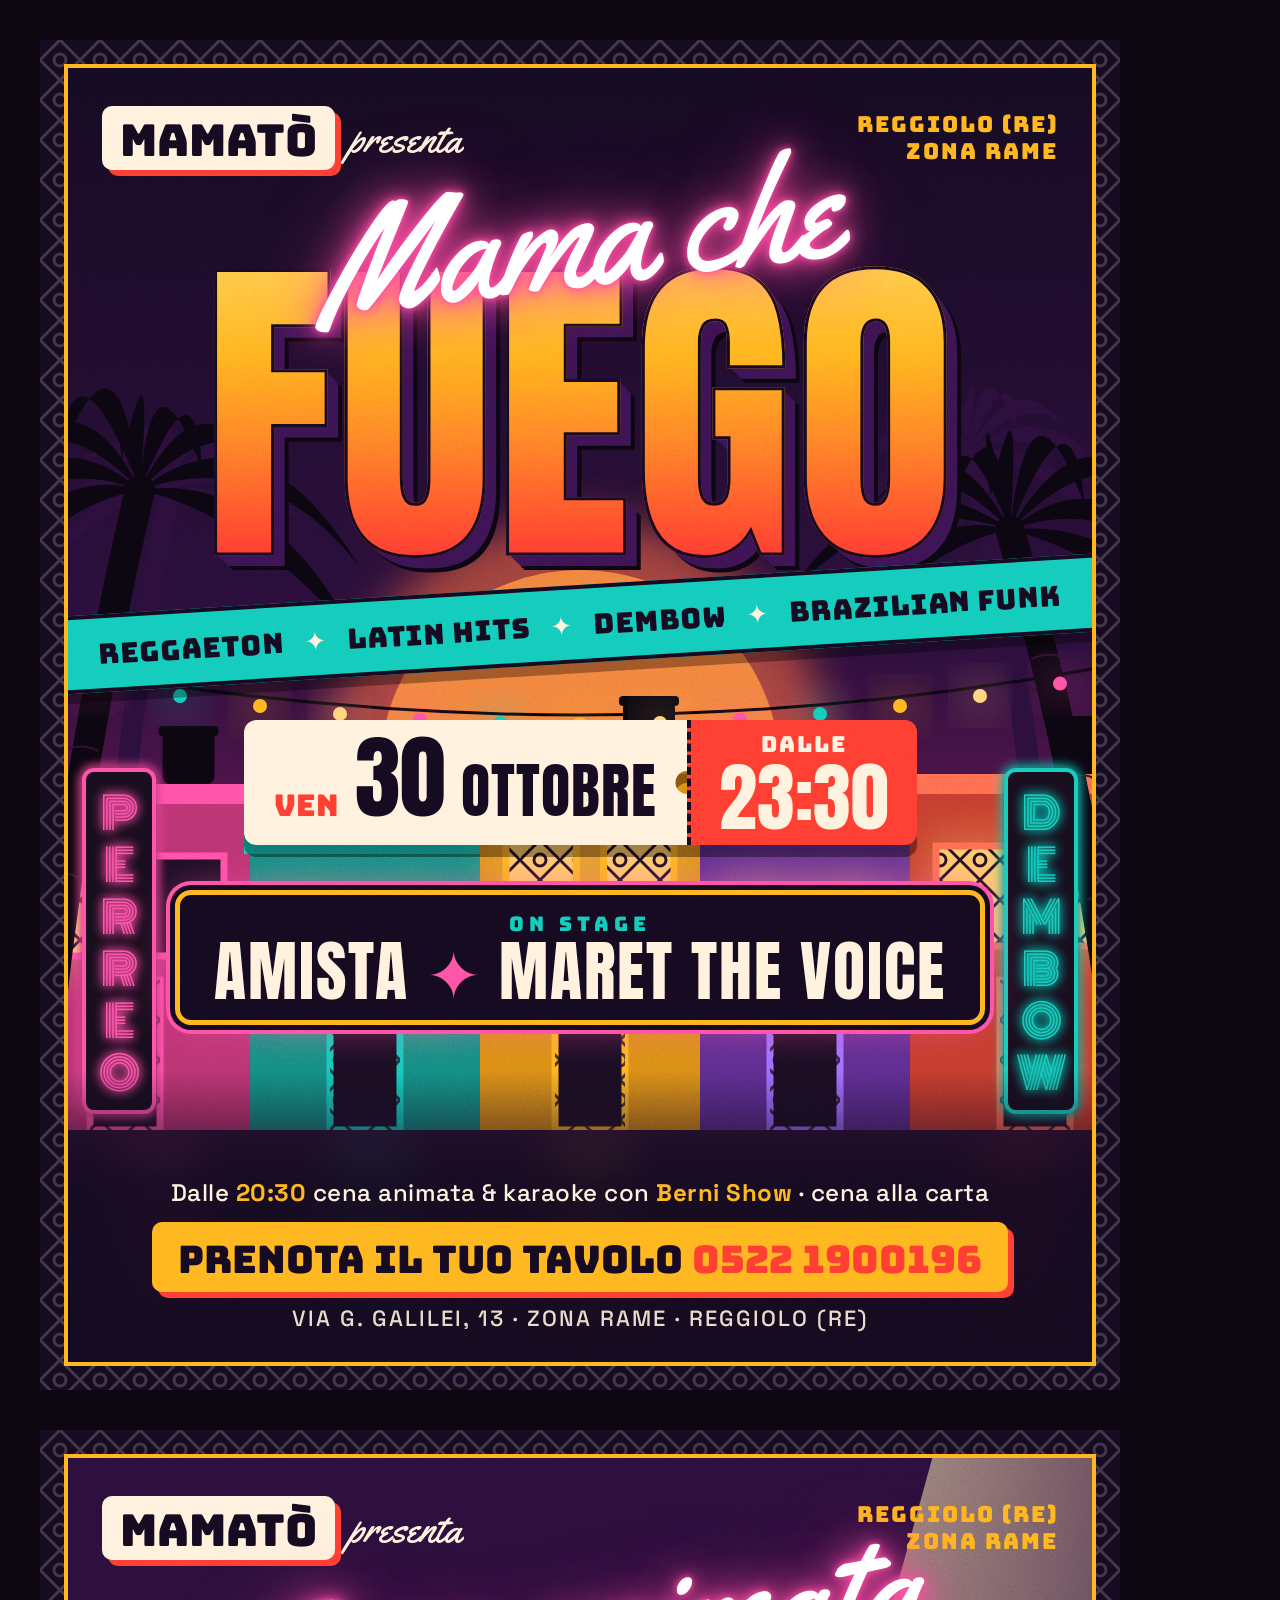
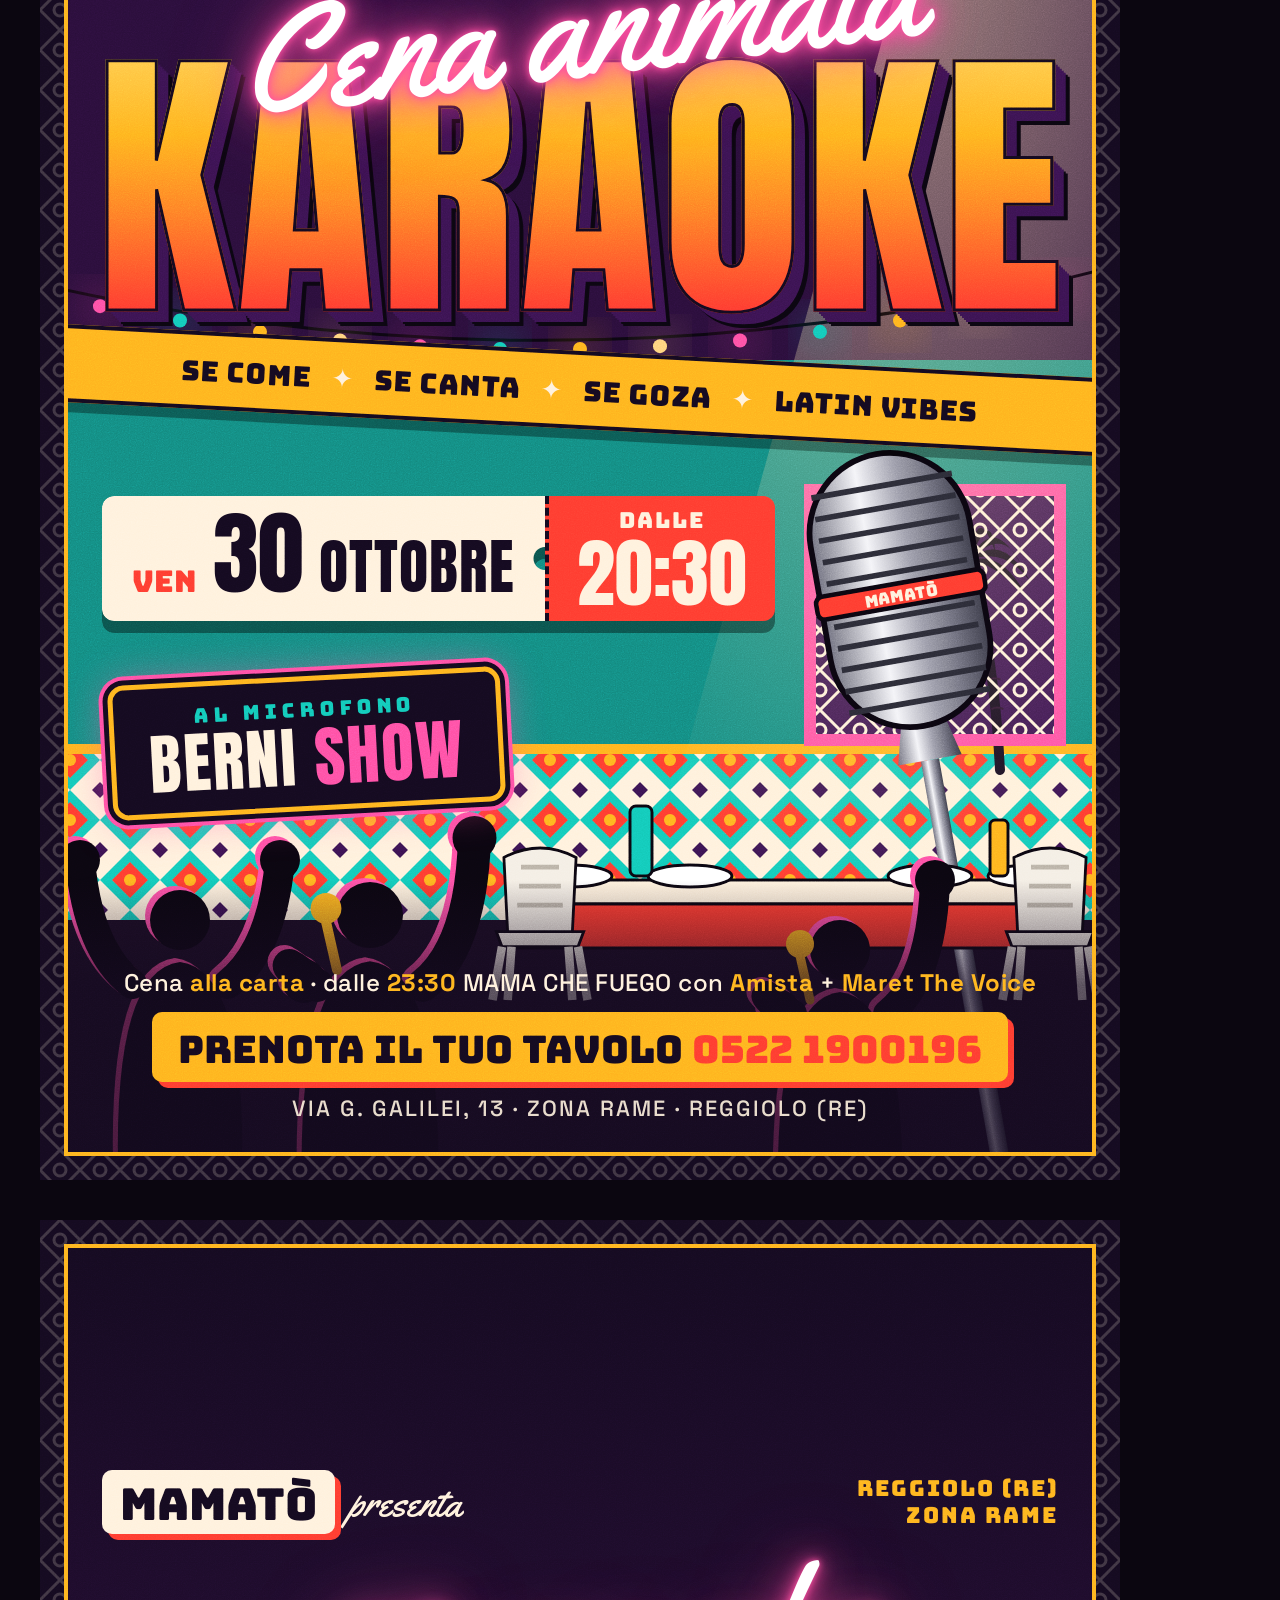
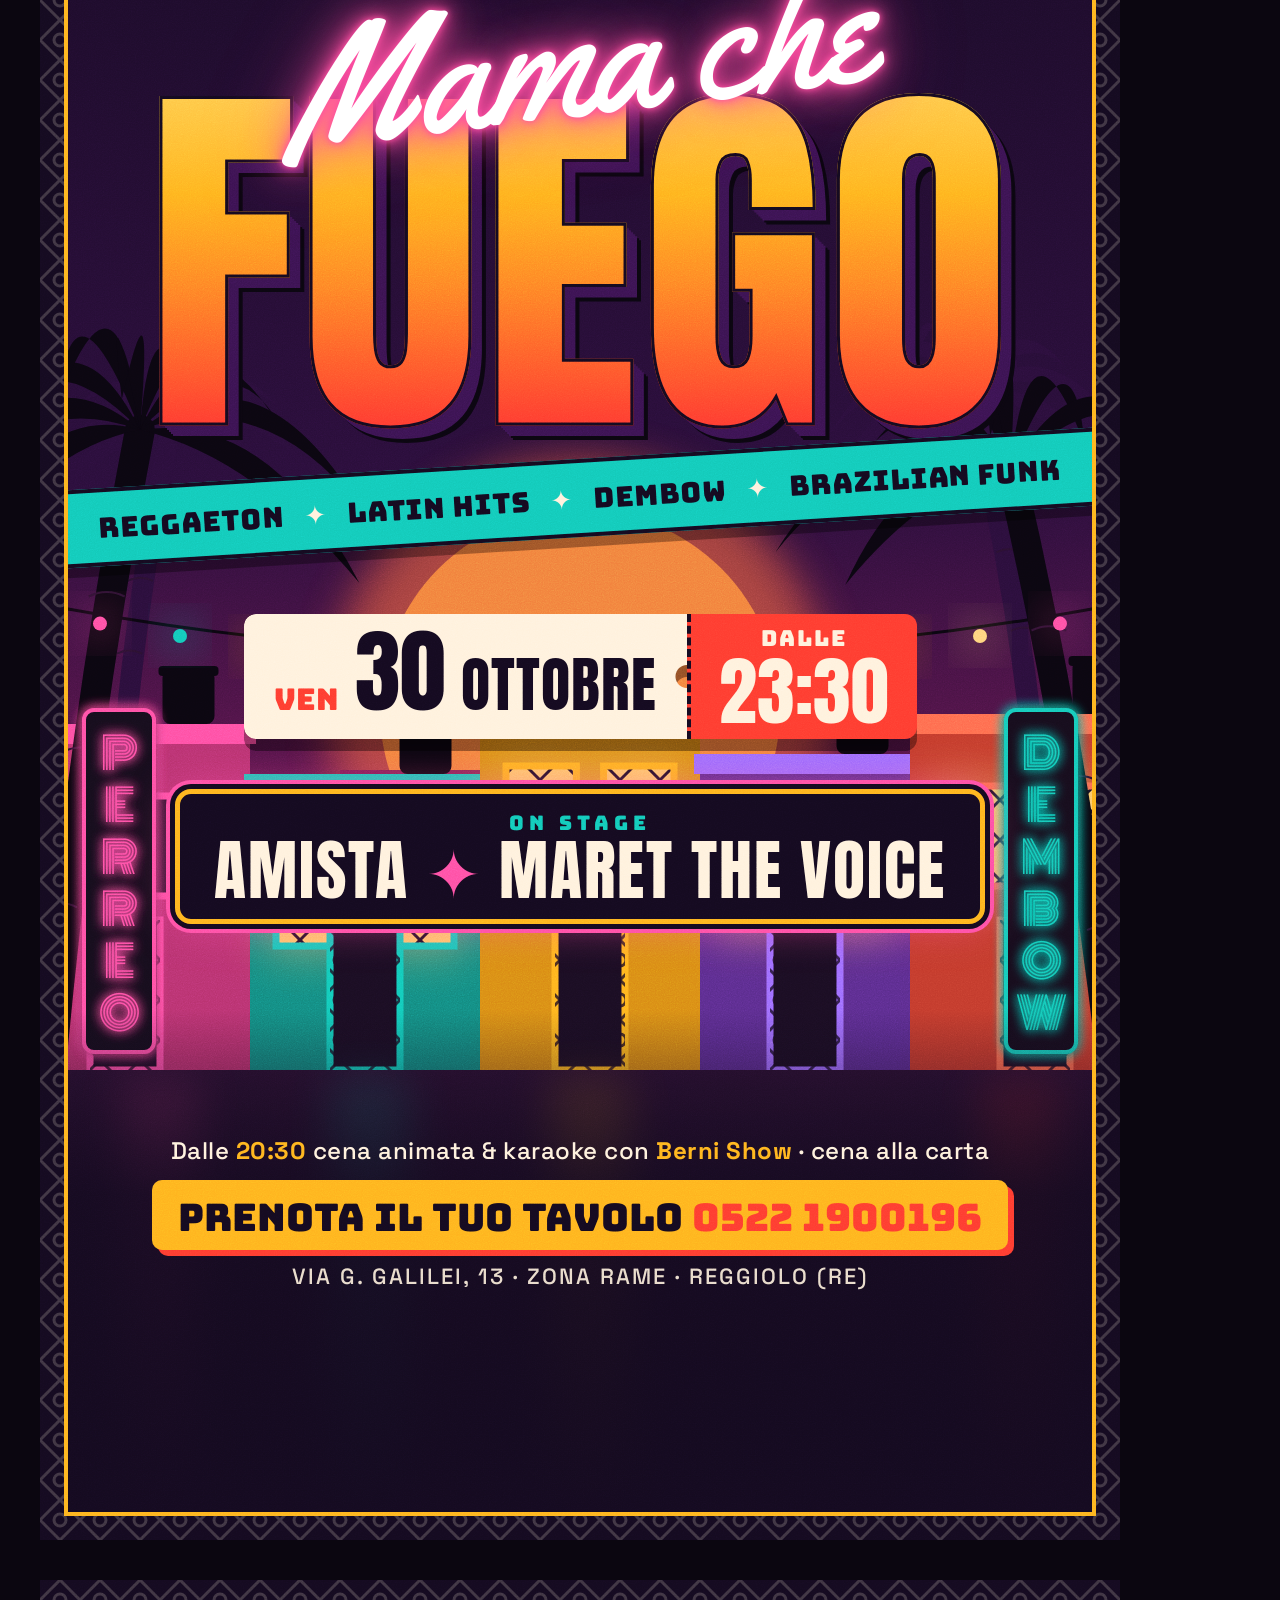
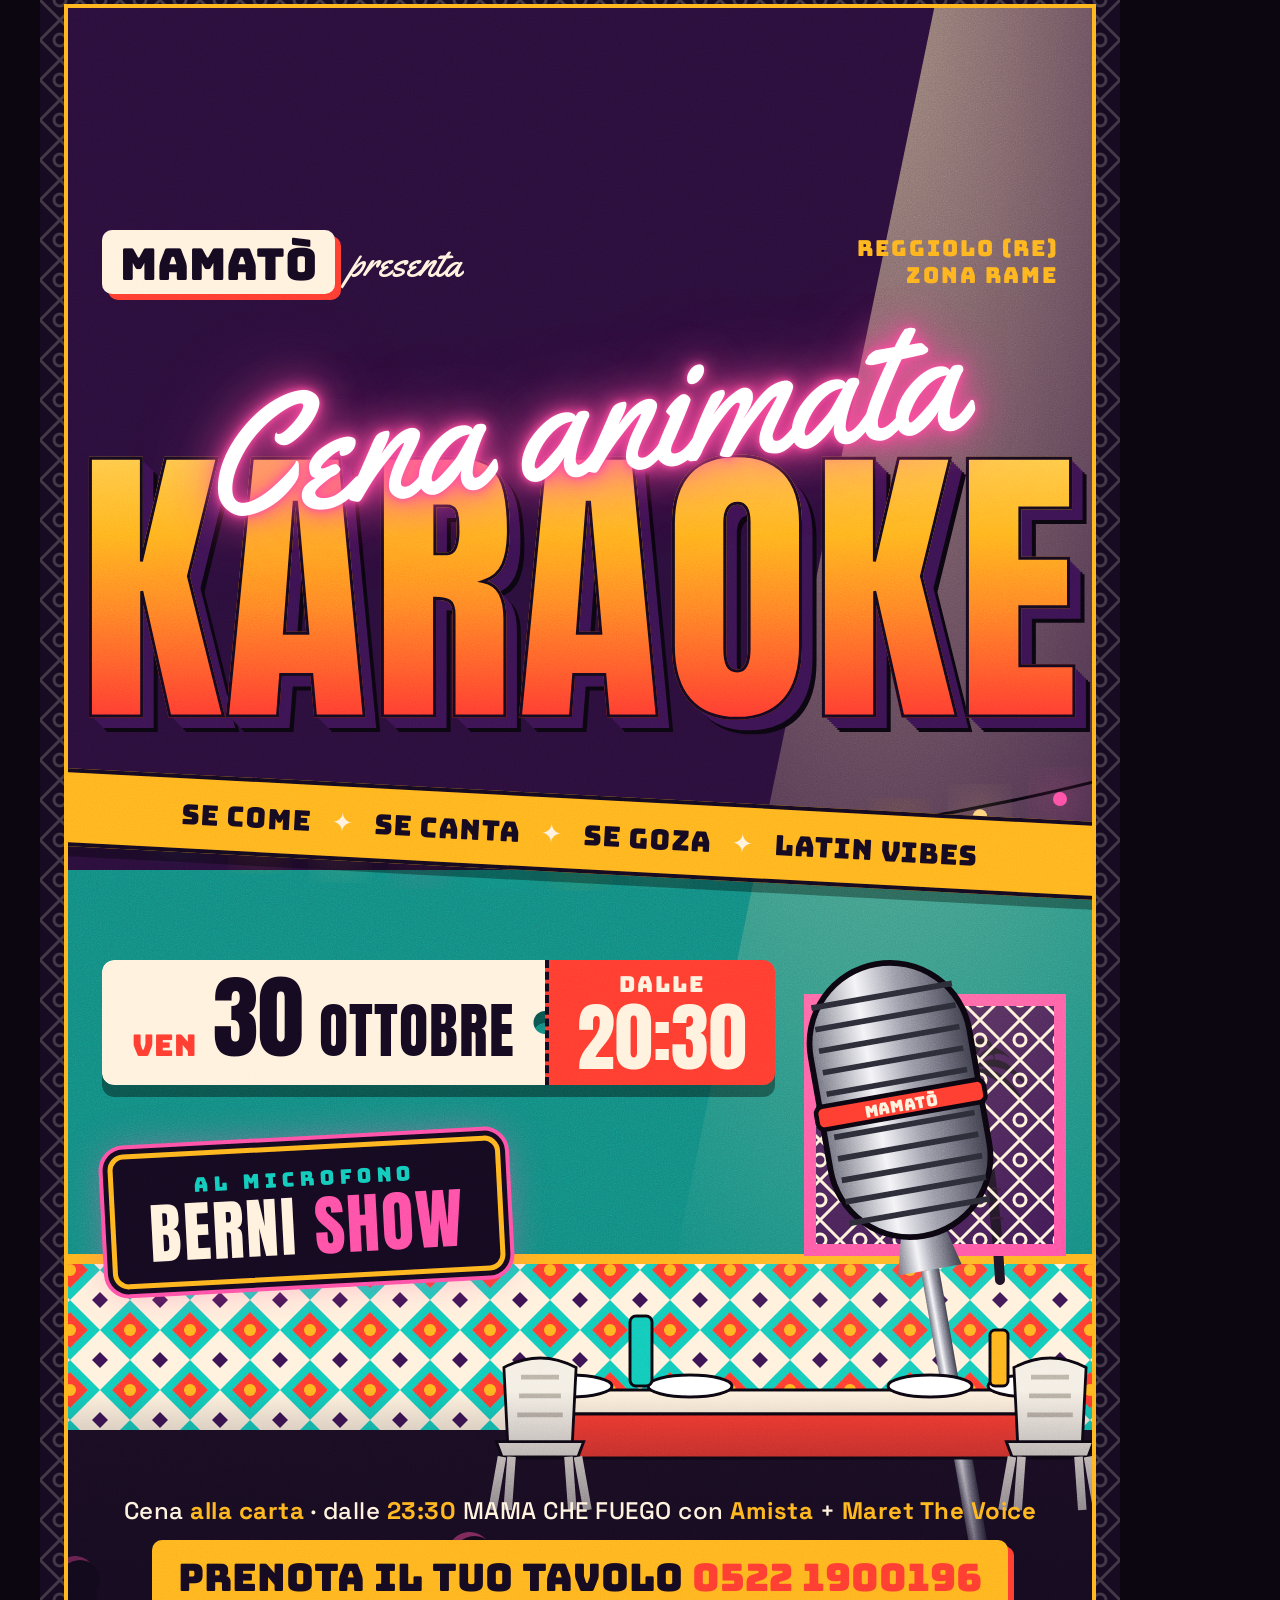
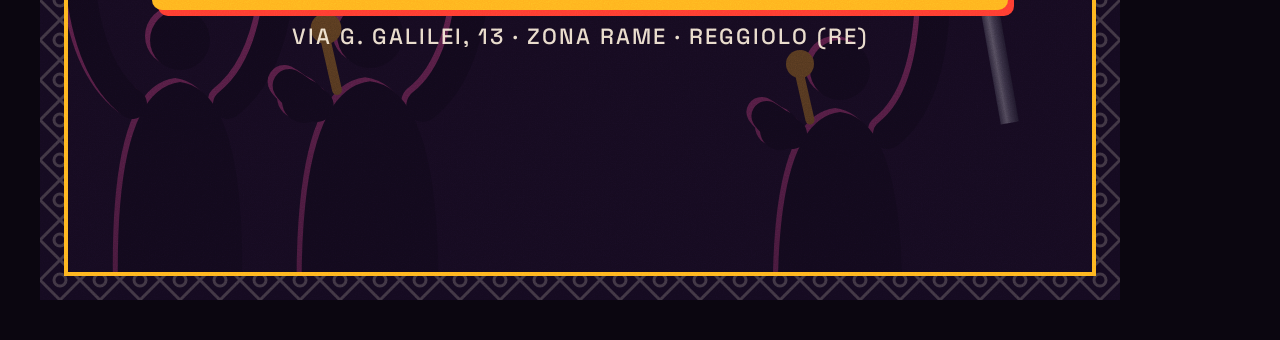
<file: mamato/posters-v1.html>
<!doctype html>
<html lang="it">
<head>
<meta charset="utf-8">
<meta name="viewport" content="width=device-width, initial-scale=1">
<title>Mama Che Fuego</title>
<link rel="stylesheet" href="fonts/fonts.css">
<style>
:root{
  --noche:#140A1F;   /* base notte */
  --uva:#3A1350;     /* viola profondo */
  --fuego:#FF3B2F;   /* rosso fuoco */
  --mango:#FFB21E;   /* giallo mango */
  --flamingo:#FF4FA3;/* rosa neon */
  --caribe:#13C9B8;  /* turchese caraibico */
  --cal:#FFF1DC;     /* bianco calce */
}
*{box-sizing:border-box;margin:0;padding:0}
body{background:#0b0610;display:flex;flex-wrap:wrap;gap:40px;padding:40px;align-items:flex-start}
.board{position:relative;width:1080px;overflow:hidden;background:var(--noche);color:var(--cal);font-family:'Space Grotesk',sans-serif}
.board.feed{height:1350px}
.board.story{height:1920px}
.layer{position:absolute;inset:0}
.abs{position:absolute}

/* ── Header ── */
.logo{display:flex;align-items:center;gap:14px}
.logo .mark{font-family:'Bungee';font-size:44px;line-height:1;color:var(--noche);background:var(--cal);padding:12px 18px 8px;border-radius:10px;box-shadow:6px 6px 0 var(--fuego)}
.logo .pres{font-family:'Yellowtail';font-size:40px;color:var(--cal)}
.loc{font-family:'Bungee';font-size:22px;letter-spacing:2px;color:var(--mango);text-align:right;line-height:1.25}

/* ── Titolo ── */
.script{font-family:'Yellowtail';color:#fff;line-height:1;
  text-shadow:0 0 6px var(--flamingo),0 0 18px var(--flamingo),0 0 42px var(--flamingo),0 0 80px rgba(255,79,163,.6)}
.mega{font-family:'Anton';line-height:.86;letter-spacing:2px;text-transform:uppercase;position:relative;white-space:nowrap}
.mega .face{position:relative;background:linear-gradient(180deg,#FFE27A 0%,var(--mango) 38%,var(--fuego) 78%,#C2152F 100%);
  -webkit-background-clip:text;background-clip:text;color:transparent;-webkit-text-stroke:3px var(--noche)}
.mega .depth{position:absolute;left:0;top:0;color:var(--uva);-webkit-text-stroke:3px var(--noche);
  text-shadow:2px 2px 0 var(--uva),4px 4px 0 var(--uva),6px 6px 0 var(--uva),8px 8px 0 var(--uva),10px 10px 0 var(--uva),12px 12px 0 var(--uva),14px 14px 0 #0b0610,16px 16px 0 #0b0610;}

/* ── Cinta (nastro generi) ── */
.cinta{left:-60px;right:-60px;height:78px;display:flex;align-items:center;justify-content:center;gap:20px;
  font-family:'Bungee';font-size:28px;letter-spacing:1px;color:var(--noche);white-space:nowrap;
  background:var(--caribe);border-top:4px solid var(--noche);border-bottom:4px solid var(--noche);
  box-shadow:0 10px 0 rgba(0,0,0,.35)}
.cinta .st{color:var(--cal);font-size:26px}
.cinta.alt{background:var(--mango)}

/* ── Data / biglietto ── */
.ticket{display:flex;align-items:stretch;filter:drop-shadow(0 12px 0 rgba(0,0,0,.4))}
.ticket .d{background:var(--cal);color:var(--noche);padding:14px 30px 10px;border-radius:12px 0 0 12px;display:flex;align-items:baseline;gap:16px;
  -webkit-mask:radial-gradient(circle 12px at 100% 50%,transparent 11px,#000 12px)}
.ticket .d .wd{font-family:'Bungee';font-size:30px;color:var(--fuego)}
.ticket .d .n{font-family:'Anton';font-size:92px;line-height:.95}
.ticket .d .m{font-family:'Anton';font-size:60px;line-height:1;letter-spacing:1px}
.ticket .t{background:var(--fuego);color:var(--cal);padding:10px 28px;border-radius:0 12px 12px 0;border-left:4px dashed var(--noche);
  display:flex;flex-direction:column;justify-content:center;align-items:center}
.ticket .t .h{font-family:'Bungee';font-size:22px;letter-spacing:2px}
.ticket .t .hh{font-family:'Anton';font-size:76px;line-height:1}

/* ── Rótulo (insegna dipinta) ── */
.rotulo{background:var(--noche);border:5px solid var(--mango);border-radius:16px;padding:16px 34px 14px;text-align:center;
  box-shadow:0 0 0 5px var(--noche),0 0 0 9px var(--flamingo),0 0 40px rgba(255,79,163,.55)}
.rotulo .k{font-family:'Bungee';font-size:20px;letter-spacing:5px;color:var(--caribe)}
.rotulo .a{font-family:'Anton';font-size:66px;line-height:1.05;letter-spacing:2px;color:var(--cal)}
.rotulo .a i{font-style:normal;color:var(--flamingo);padding:0 .25em}

/* ── Footer ── */
.foot{left:0;right:0;padding:0 60px;text-align:center}
.foot .pre{white-space:nowrap;font-size:24px;font-weight:500;letter-spacing:.5px;color:var(--cal)}
.foot .pre b{font-weight:700;color:var(--mango)}
.foot .book{font-family:'Bungee';font-size:38px;color:var(--noche);background:var(--mango);display:inline-block;padding:12px 26px 8px;border-radius:10px;margin:14px 0 12px;box-shadow:6px 6px 0 var(--fuego)}
.foot .book span{color:var(--fuego)}
.foot .addr{font-size:22px;font-weight:500;letter-spacing:2px;text-transform:uppercase;opacity:.9}

.grain{mix-blend-mode:overlay;opacity:.35;pointer-events:none}
</style>
</head>
<body>
<div class="board feed"  id="fuego-feed"></div>
<div class="board feed"  id="cena-feed"></div>
<div class="board story" id="fuego-story"></div>
<div class="board story" id="cena-story"></div>

<script>
// ---------- utilità ----------
let seed = 7;
const rnd = () => (seed = (seed * 16807) % 2147483647) / 2147483647;
const W = 1080;

const DEFS = `
<defs>
  <filter id="glow" x="-50%" y="-50%" width="200%" height="200%">
    <feGaussianBlur stdDeviation="6" result="b"/><feMerge><feMergeNode in="b"/><feMergeNode in="b"/><feMergeNode in="SourceGraphic"/></feMerge>
  </filter>
  <filter id="bigglow" x="-50%" y="-50%" width="200%" height="200%">
    <feGaussianBlur stdDeviation="22"/>
  </filter>
  <filter id="noise"><feTurbulence type="fractalNoise" baseFrequency=".9" numOctaves="2" stitchTiles="stitch"/><feColorMatrix type="saturate" values="0"/></filter>
  <!-- rejas: grata in ferro battuto delle casitas -->
  <pattern id="reja" width="40" height="40" patternUnits="userSpaceOnUse">
    <path d="M0 20 L20 0 L40 20 L20 40 Z" fill="none" stroke="#1a0d22" stroke-width="3"/>
    <circle cx="20" cy="20" r="6" fill="none" stroke="#1a0d22" stroke-width="3"/>
  </pattern>
  <pattern id="rejaLight" width="40" height="40" patternUnits="userSpaceOnUse">
    <path d="M0 20 L20 0 L40 20 L20 40 Z" fill="none" stroke="#FFF1DC" stroke-width="3"/>
    <circle cx="20" cy="20" r="6" fill="none" stroke="#FFF1DC" stroke-width="3"/>
  </pattern>
  <!-- losetas: piastrelle a pavimento -->
  <pattern id="loseta" width="60" height="60" patternUnits="userSpaceOnUse">
    <rect width="60" height="60" fill="#FFF1DC"/>
    <path d="M30 0 L60 30 L30 60 L0 30Z" fill="#13C9B8"/>
    <path d="M30 12 L48 30 L30 48 L12 30Z" fill="#FF3B2F"/>
    <circle cx="30" cy="30" r="6" fill="#FFB21E"/>
    <path d="M0 0h8L0 8zM60 0h-8l8 8zM0 60h8l-8-8zM60 60h-8l8-8z" fill="#3A1350"/>
  </pattern>
  <linearGradient id="sky" x1="0" y1="0" x2="0" y2="1">
    <stop offset="0" stop-color="#140A1F"/><stop offset=".45" stop-color="#2A0E3A"/>
    <stop offset=".72" stop-color="#7A1A55"/><stop offset=".9" stop-color="#E0453A"/><stop offset="1" stop-color="#FF8A2A"/>
  </linearGradient>
  <linearGradient id="street" x1="0" y1="0" x2="0" y2="1">
    <stop offset="0" stop-color="#2a1030"/><stop offset="1" stop-color="#0b0610"/>
  </linearGradient>
  <linearGradient id="footShade" x1="0" y1="0" x2="0" y2="1">
    <stop offset="0" stop-color="#140A1F" stop-opacity="0"/><stop offset=".35" stop-color="#140A1F" stop-opacity=".88"/><stop offset="1" stop-color="#140A1F"/>
  </linearGradient>
  <radialGradient id="spot" cx=".5" cy="0" r="1">
    <stop offset="0" stop-color="#FFE9B0" stop-opacity=".55"/><stop offset="1" stop-color="#FFE9B0" stop-opacity="0"/>
  </radialGradient>
  <linearGradient id="chrome" x1="0" y1="0" x2="1" y2="0">
    <stop offset="0" stop-color="#6b6b7a"/><stop offset=".35" stop-color="#f4f4f8"/><stop offset=".6" stop-color="#9a9aa8"/><stop offset="1" stop-color="#3b3b48"/>
  </linearGradient>
</defs>`;

// palma in silhouette
function palm(x, base, h, lean, s = 1, col = '#0b0610') {
  const tx = x + lean, ty = base - h;
  let g = `<path d="M${x} ${base} Q${x + lean * .2} ${base - h * .55} ${tx} ${ty}" stroke="${col}" stroke-width="${20 * s}" fill="none" stroke-linecap="round"/>`;
  for (let i = 0; i < 6; i++) { // anelli del tronco
    const t = .15 + i * .14, px = x + (tx - x) * t * t, py = base - h * t;
    g += `<path d="M${px - 12 * s} ${py} q${12 * s} ${-6 * s} ${24 * s} 0" stroke="#2a1030" stroke-width="2" fill="none"/>`;
  }
  const angs = [-170, -140, -110, -70, -40, -10, 20, 160, -95];
  angs.forEach(a => {
    const r = (a * Math.PI) / 180, L = (120 + rnd() * 50) * s;
    const ex = tx + Math.cos(r) * L, ey = ty + Math.sin(r) * L * .6 + L * .45;
    const cx = tx + Math.cos(r) * L * .55, cy = ty + Math.sin(r) * L * .6 - 30 * s;
    const nx = -Math.sin(r) * 16 * s, ny = Math.cos(r) * 16 * s;
    g += `<path d="M${tx} ${ty} Q${cx + nx} ${cy + ny} ${ex} ${ey} Q${cx - nx} ${cy - ny} ${tx} ${ty}Z" fill="${col}"/>`;
  });
  return g;
}

// filo di lampadine
function bulbs(x1, y1, x2, y2, sag, n, col = '#FFD27A') {
  const cx = (x1 + x2) / 2, cy = Math.max(y1, y2) + sag;
  let g = `<path d="M${x1} ${y1} Q${cx} ${cy} ${x2} ${y2}" stroke="#0b0610" stroke-width="3" fill="none"/>`;
  for (let i = 1; i < n; i++) {
    const t = i / n, bx = (1 - t) ** 2 * x1 + 2 * (1 - t) * t * cx + t * t * x2, by = (1 - t) ** 2 * y1 + 2 * (1 - t) * t * cy + t * t * y2;
    const c = [col, '#FF4FA3', '#13C9B8', '#FFB21E'][i % 4];
    g += `<circle cx="${bx}" cy="${by + 9}" r="16" fill="${c}" opacity=".35" filter="url(#bigglow)"/><circle cx="${bx}" cy="${by + 9}" r="7" fill="${c}"/>`;
  }
  return g;
}

// casita portoricana: tetto piano, tinaco, rejas, insegna
function casita(x, w, h, G, body, trim, sign) {
  const top = G - h;
  let g = `<rect x="${x}" y="${top}" width="${w}" height="${h}" fill="${body}"/>
  <rect x="${x - 6}" y="${top - 16}" width="${w + 12}" height="20" fill="${trim}"/>
  <rect x="${x}" y="${top + 4}" width="${w}" height="${h}" fill="url(#reja)" opacity="0"/>`;
  // tinaco (serbatoio d'acqua) sul tetto
  if (w > 200) g += `<rect x="${x + w * .65}" y="${top - 70}" width="52" height="54" rx="8" fill="#0b0610"/><rect x="${x + w * .65 - 4}" y="${top - 74}" width="60" height="10" rx="4" fill="#0b0610"/>`;
  // finestre con rejas
  const winW = Math.min(90, w * .32), winH = 100, wy = top + 56;
  [x + 26, x + w - 26 - winW].forEach((wx, i) => {
    const lit = i === 0 || rnd() > .4;
    g += `<rect x="${wx}" y="${wy}" width="${winW}" height="${winH}" fill="${lit ? '#FFC867' : '#1a0d22'}"/>`;
    if (lit) g += `<rect x="${wx - 10}" y="${wy - 10}" width="${winW + 20}" height="${winH + 20}" fill="#FFC867" opacity=".35" filter="url(#bigglow)"/>`;
    g += `<rect x="${wx}" y="${wy}" width="${winW}" height="${winH}" fill="url(#reja)"/>
      <rect x="${wx}" y="${wy}" width="${winW}" height="${winH}" fill="none" stroke="${trim}" stroke-width="7"/>`;
  });
  // porta
  const dw = 70, dx = x + w / 2 - dw / 2;
  g += `<rect x="${dx}" y="${G - 150}" width="${dw}" height="150" fill="#1a0d22" stroke="${trim}" stroke-width="7"/>
        <rect x="${dx}" y="${G - 150}" width="${dw}" height="150" fill="url(#reja)" opacity=".8"/>`;
  // insegna neon
  if (sign) {
    const sy = top + 200, fs = sign.size || 46;
    g += `<text x="${x + w / 2}" y="${sy}" text-anchor="middle" font-family="${sign.font || 'Monoton'}" font-size="${fs}" fill="${sign.col}" filter="url(#glow)">${sign.t}</text>`;
  }
  return g;
}

// sedia di plastica bianca (monobloc)
function chair(x, y, s = 1, flip = false) {
  return `<g transform="translate(${x} ${y}) scale(${flip ? -s : s} ${s})" fill="#F4EEE4" stroke="#0b0610" stroke-width="3">
    <path d="M-38 -150 Q0 -170 38 -150 L34 -70 L-34 -70Z"/>
    <path d="M-20 -140 h40 M-22 -120 h44 M-24 -100 h48" stroke="#b9b1a5" stroke-width="5"/>
    <path d="M-46 -72 h92 l-6 16 h-80z"/>
    <path d="M-40 -56 L-50 0 M40 -56 L50 0 M-30 -56 L-34 0 M30 -56 L34 0" stroke-width="9" stroke="#F4EEE4"/>
  </g>`;
}

// persona in silhouette (braccia alzate, opz. microfono)
function person(x, G, s = 1, arms = 'up', mic = false, col = '#0b0610') {
  if (col !== '#0b0610') mic = false;
  const head = G - 250 * s, sh = G - 200 * s;
  let g = `<circle cx="${x}" cy="${head}" r="${30 * s}" fill="${col}"/>
    <path d="M${x - 62 * s} ${G} Q${x - 66 * s} ${sh} ${x} ${sh - 8 * s} Q${x + 66 * s} ${sh} ${x + 62 * s} ${G}Z" fill="${col}"/>`;
  const a = arms === 'up' ? [[-1, -100, -110], [1, 100, -110]] : arms === 'one' ? [[-1, -60, 10], [1, 95, -120]] : [[-1, -40, -90], [1, 40, -90]];
  a.forEach(([sd, dx, dy]) => {
    g += `<path d="M${x + sd * 48 * s} ${sh + 14 * s} Q${x + sd * 92 * s} ${sh - 20 * s} ${x + dx * s} ${sh + dy * s}" stroke="${col}" stroke-width="${30 * s}" stroke-linecap="round" fill="none"/>
      <circle cx="${x + dx * s}" cy="${sh + dy * s}" r="${20 * s}" fill="${col}"/>`;
  });
  if (mic) g += `<circle cx="${x - 40 * s}" cy="${head - 6 * s}" r="${14 * s}" fill="#FFB21E"/><path d="M${x - 40 * s} ${head + 6 * s} L${x - 30 * s} ${head + 50 * s}" stroke="#FFB21E" stroke-width="${9 * s}" stroke-linecap="round"/>`;
  return g;
}

// microfono vintage su asta
function bigMic(x, y, s = 1) {
  return `<g transform="translate(${x} ${y}) scale(${s}) rotate(-10)">
    <rect x="-8" y="150" width="16" height="400" fill="url(#chrome)"/>
    <path d="M-28 150 h56 l-10 -40 h-36z" fill="url(#chrome)"/>
    <rect x="-70" y="-120" width="140" height="240" rx="70" fill="url(#chrome)" stroke="#0b0610" stroke-width="5"/>
    ${Array.from({length: 11}, (_, i) => `<path d="M-62 ${-92 + i * 19} H62" stroke="#2b2b36" stroke-width="5"/>`).join('')}
    <rect x="-74" y="-6" width="148" height="20" rx="6" fill="#FF3B2F" stroke="#0b0610" stroke-width="4"/>
    <text x="0" y="10" text-anchor="middle" font-family="Bungee" font-size="14" fill="#FFF1DC">MAMATÒ</text>
  </g>`;
}

// ---------- scene ----------
function sceneFuego(H, story) {
  seed = 11;
  const G = H - (story ? 470 : 260);
  let s = `<rect width="${W}" height="${H}" fill="url(#sky)"/>`;
  // sole/luna caraibica al tramonto
  s += `<circle cx="540" cy="${G - 360}" r="250" fill="#FF6A3D" opacity=".55" filter="url(#bigglow)"/>
        <circle cx="540" cy="${G - 360}" r="200" fill="#FF8A3D" opacity=".85"/>`;
  for (let i = 0; i < 6; i++) s += `<rect x="300" y="${G - 300 + i * 26}" width="480" height="${4 + i * 2}" fill="#7A1A55" opacity=".9"/>`;
  // palme lontane
  s += palm(70, G - 120, 520, 60, 1.05, '#2a0e3a') + palm(1010, G - 120, 560, -80, 1.1, '#2a0e3a');
  // casitas
  const houses = [
    [-40, 250, 330, '#B8326E', '#FF4FA3', null],
    [210, 230, 280, '#13897F', '#13C9B8', null],
    [440, 220, 360, '#D98A15', '#FFB21E', null],
    [660, 210, 300, '#5A2C8C', '#9C6BFF', null],
    [870, 250, 340, '#C23A2C', '#FF6A4D', null],
  ];
  houses.forEach(([x, w, h, b, t, sign]) => s += casita(x, w, h, G, b, t, sign));
  // strada bagnata con riflessi
  s += `<rect x="0" y="${G}" width="${W}" height="${H - G}" fill="url(#street)"/>`;
  [['#FF4FA3', 120], ['#13C9B8', 330], ['#FFB21E', 550], ['#FF3B2F', 980]].forEach(([c, x]) =>
    s += `<rect x="${x - 40}" y="${G + 10}" width="80" height="${H - G}" fill="${c}" opacity=".18" filter="url(#bigglow)"/>`);
  // palme in primo piano
  s += palm(-20, H, H - G + 640, 120, 1.5) + palm(1110, H, H - G + 600, -140, 1.45);
  // lampadine sopra la strada
  s += bulbs(-20, G - 470, 1100, G - 470, 110, 14);
  s += blade(44, G - 360, 'PERREO', '#FF4FA3') + blade(966, G - 360, 'DEMBOW', '#13C9B8');
  s += `<rect y="${G - 60}" width="${W}" height="${H - G + 60}" fill="url(#footShade)"/>`;
  return s;
}

// insegna verticale a bandiera, al neon
function blade(x, y, word, col) {
  let g = `<rect x="${x}" y="${y}" width="70" height="${word.length * 52 + 30}" rx="10" fill="#140A1F" stroke="${col}" stroke-width="4" filter="url(#glow)"/>`;
  [...word].forEach((c, i) => g += `<text x="${x + 35}" y="${y + 60 + i * 52}" text-anchor="middle" font-family="Monoton" font-size="44" fill="${col}" filter="url(#glow)">${c}</text>`);
  return g;
}

function sceneCena(H, story) {
  seed = 23;
  const G = H - (story ? 470 : 260);
  // parete della casita: intonaco turchese, zoccolo di losetas
  let s = `<rect width="${W}" height="${H}" fill="#2A0E3A"/>
    <rect y="${G - 560}" width="${W}" height="560" fill="#13897F"/>
    <rect y="${G - 170}" width="${W}" height="170" fill="url(#loseta)"/>
    <rect y="${G - 176}" width="${W}" height="10" fill="#FFB21E"/>`;
  // finestra con rejas sulla notte caraibica, dietro al microfono
  const fx = 770, fy = G - 430, fw = 250, fh = 250;
  s += `<rect x="${fx}" y="${fy}" width="${fw}" height="${fh}" fill="#3A1350"/>
    <circle cx="${fx + 70}" cy="${fy + 80}" r="44" fill="#FF8A3D"/>
    ${palm(fx + 190, fy + fh + 30, 210, -30, .5, '#140A1F')}
    <rect x="${fx}" y="${fy}" width="${fw}" height="${fh}" fill="url(#rejaLight)"/>
    <rect x="${fx}" y="${fy}" width="${fw}" height="${fh}" fill="none" stroke="#FF4FA3" stroke-width="12"/>`;
  // cono di luce sul microfono
  s += `<path d="M900 0 L600 ${G} L1080 ${G} L1080 0Z" fill="url(#spot)"/>`;
  s += `<rect y="${G}" width="${W}" height="${H - G}" fill="#1a0d22"/>`;
  // lampadine dal soffitto
  s += bulbs(-20, G - 640, 1100, G - 660, 130, 14);
  // microfono protagonista, l'asta finisce dietro la tavolata
  s += bigMic(860, G - 330, 1.15);
  // tavolata con piatti e bottiglie
  const ty = G - 40;
  s += `<rect x="470" y="${ty}" width="560" height="24" rx="6" fill="#FFF1DC" stroke="#0b0610" stroke-width="3"/>
    <rect x="470" y="${ty + 24}" width="560" height="44" fill="#FF3B2F" stroke="#0b0610" stroke-width="3"/>
    ${[530, 650, 890, 990].map(px => `<ellipse cx="${px}" cy="${ty - 4}" rx="42" ry="11" fill="#fff" stroke="#0b0610" stroke-width="3"/>`).join('')}
    <rect x="590" y="${ty - 74}" width="22" height="70" rx="6" fill="#13C9B8" stroke="#0b0610" stroke-width="3"/>
    <rect x="950" y="${ty - 60}" width="18" height="56" rx="5" fill="#FFB21E" stroke="#0b0610" stroke-width="3"/>`;
  s += chair(500, G + 80, .95) + chair(1010, G + 80, .95, true);
  // gente che canta e balla
  const rim = (x, g, sc, arms, mic) => `<g transform="translate(-5 -4)">${person(x, g, sc, arms, false, '#FF4FA3')}</g>` + person(x, g, sc, arms, mic);
  s += rim(140, H - 10, 1.0, 'up', false) + rim(330, H + 10, 1.1, 'one', true) + rim(800, H + 20, 1.0, 'one', true);
  s += `<rect y="${G - 40}" width="${W}" height="${H - G + 40}" fill="url(#footShade)" opacity=".8"/>`;
  return s;
}

// ---------- composizione ----------
function svgLayer(H, inner) {
  return `<svg class="layer" width="${W}" height="${H}" viewBox="0 0 ${W} ${H}">${DEFS}${inner}</svg>`;
}
function frameLayer(H) {
  // cornice ricorrente: banda con motivo rejas
  return `<svg class="layer" width="${W}" height="${H}" viewBox="0 0 ${W} ${H}">${DEFS}
    <path fill-rule="evenodd" d="M0 0H${W}V${H}H0Z M26 26V${H - 26}H${W - 26}V26Z" fill="#140A1F"/>
    <path fill-rule="evenodd" d="M0 0H${W}V${H}H0Z M26 26V${H - 26}H${W - 26}V26Z" fill="url(#rejaLight)" opacity=".18"/>
    <rect x="26" y="26" width="${W - 52}" height="${H - 52}" fill="none" stroke="#FFB21E" stroke-width="4"/>
    </svg>`;
}
function grainLayer(H) {
  return `<svg class="layer grain" width="${W}" height="${H}"><rect width="100%" height="100%" filter="url(#n2)"/>
    <defs><filter id="n2"><feTurbulence type="fractalNoise" baseFrequency=".85" numOctaves="2"/><feColorMatrix type="saturate" values="0"/></filter></defs></svg>`;
}

function header(top) {
  return `<div class="abs" style="left:62px;right:62px;top:${top}px;display:flex;justify-content:space-between;align-items:center">
    <div class="logo"><div class="mark">MAMATÒ</div><div class="pres">presenta</div></div>
    <div class="loc">REGGIOLO (RE)<br>ZONA RAME</div></div>`;
}
function ticket(time) {
  return `<div class="ticket"><div class="d"><span class="wd">VEN</span><span class="n">30</span><span class="m">OTTOBRE</span></div>
    <div class="t"><span class="h">DALLE</span><span class="hh">${time}</span></div></div>`;
}
function footer(H, pre) {
  return `<div class="abs foot" style="bottom:${H > 1400 ? 250 : 58}px">
    <div class="pre">${pre}</div>
    <div class="book">PRENOTA IL TUO TAVOLO <span>0522 1900196</span></div>
    <div class="addr">Via G. Galilei, 13 · Zona Rame · Reggiolo (RE)</div></div>`;
}

function build(id, kind) {
  const el = document.getElementById(id), H = el.offsetHeight, story = H > 1400;
  // posizioni per formato (le stories rispettano le safe zone di 250px)
  const L = story
    ? {T: 250, title: 420, scr: 168, mega: 380, megaK: 300, cinta: 905, ticket: 1060, rot: 1235}
    : {T: 66,  title: 186, scr: 150, mega: 330, megaK: 290, cinta: 611, ticket: 746, rot: 916};
  let html = svgLayer(H, kind === 'fuego' ? sceneFuego(H, story) : sceneCena(H, story)) + header(L.T);
  const titleBlock = (scr, word, size) => `<div class="abs" style="left:0;right:0;top:${L.title - 66}px;text-align:center">
      <div class="script" style="font-size:${L.scr}px;transform:rotate(-7deg);margin-bottom:-${L.scr * .25}px;position:relative;z-index:2">${scr}</div>
      <div class="mega" style="font-size:${size}px;display:inline-block"><span class="depth">${word}</span><span class="face">${word}</span></div></div>`;

  if (kind === 'fuego') {
    html += titleBlock('Mama che', 'FUEGO', L.mega);
    html += `<div class="abs cinta" style="top:${L.cinta - 66}px;transform:rotate(-3.5deg)">
      REGGAETON<span class="st">✦</span>LATIN HITS<span class="st">✦</span>DEMBOW<span class="st">✦</span>BRAZILIAN FUNK</div>`;
    html += `<div class="abs" style="left:0;right:0;top:${L.ticket - 66}px;display:flex;justify-content:center">${ticket('23:30')}</div>`;
    html += `<div class="abs" style="left:0;right:0;top:${L.rot - 66}px;display:flex;justify-content:center">
      <div class="rotulo"><div class="k">ON STAGE</div><div class="a">AMISTA<i>✦</i>MARET THE VOICE</div></div></div>`;
    html += footer(H, `Dalle <b>20:30</b> cena animata &amp; karaoke con <b>Berni Show</b> · cena alla carta`);
  } else {
    html += titleBlock('Cena animata', 'KARAOKE', L.megaK);
    html += `<div class="abs cinta alt" style="top:${L.cinta - 90}px;transform:rotate(3deg)">
      SE COME<span class="st">✦</span>SE CANTA<span class="st">✦</span>SE GOZA<span class="st">✦</span>LATIN VIBES</div>`;
    html += `<div class="abs" style="left:62px;top:${L.ticket - 80}px">${ticket('20:30')}</div>`;
    html += `<div class="abs" style="left:70px;top:${L.rot - 70}px;transform:rotate(-3deg)">
      <div class="rotulo"><div class="k">AL MICROFONO</div><div class="a">BERNI <i style="padding:0">SHOW</i></div></div></div>`;
    html += footer(H, `Cena <b>alla carta</b> · dalle <b>23:30</b> MAMA CHE FUEGO con <b>Amista</b> + <b>Maret The Voice</b>`);
  }
  html += frameLayer(H) + grainLayer(H);
  el.innerHTML = html;
}

document.fonts.ready.then(() => {
  build('fuego-feed', 'fuego'); build('cena-feed', 'cena');
  build('fuego-story', 'fuego'); build('cena-story', 'cena');
  document.body.dataset.ready = '1';
});
</script>
</body>
</html>
</file>
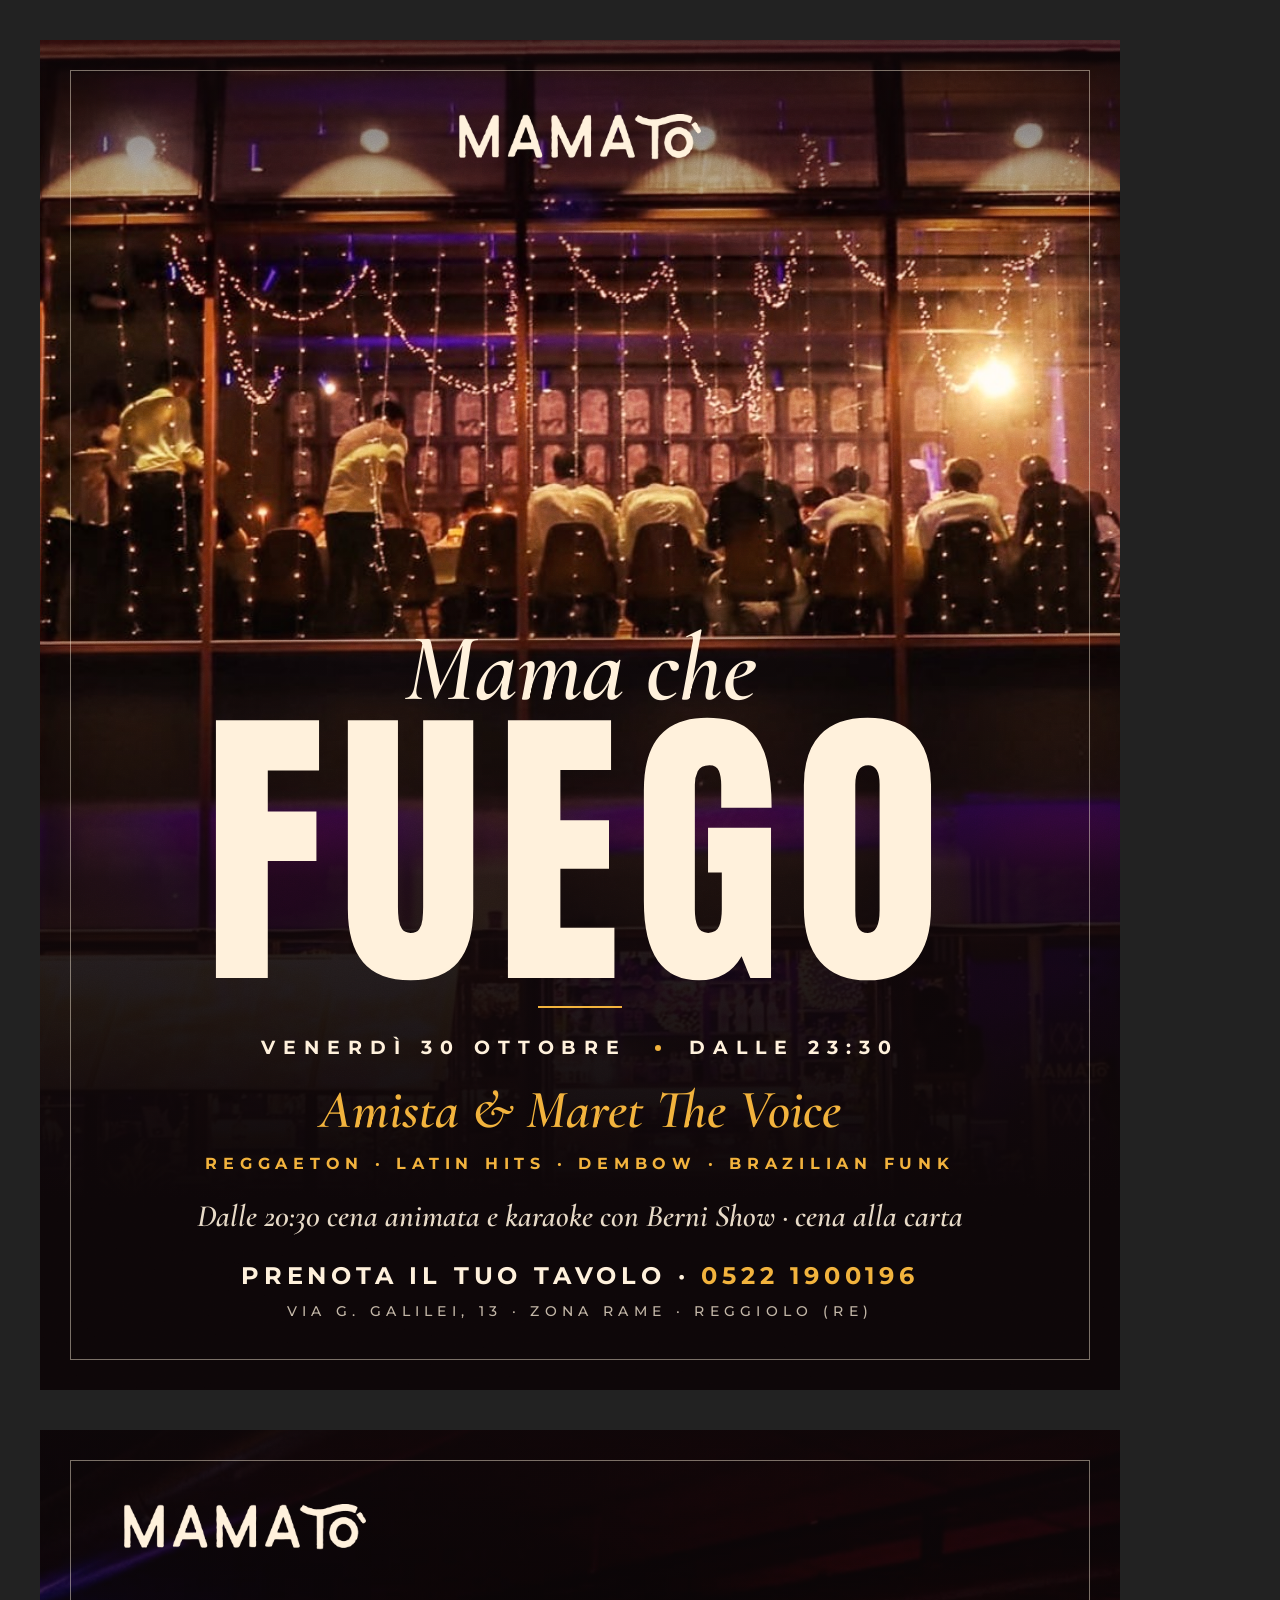
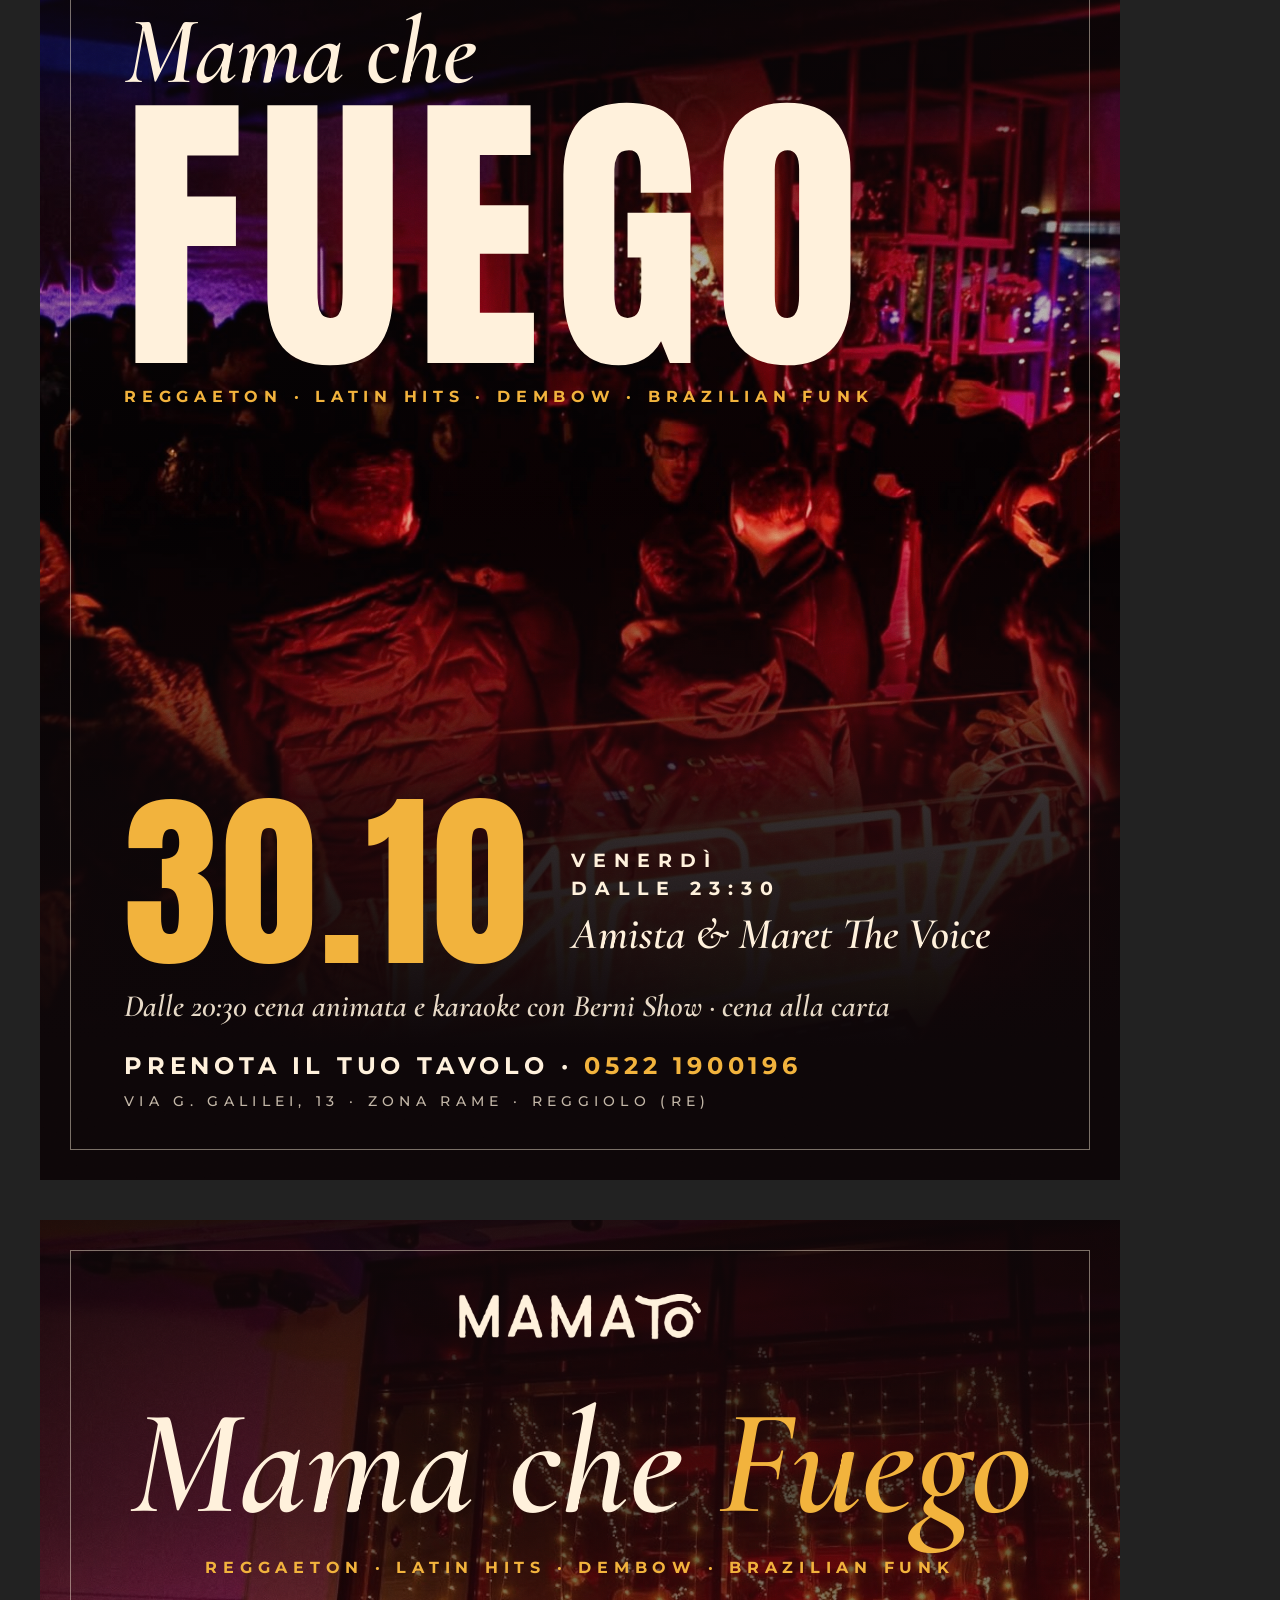
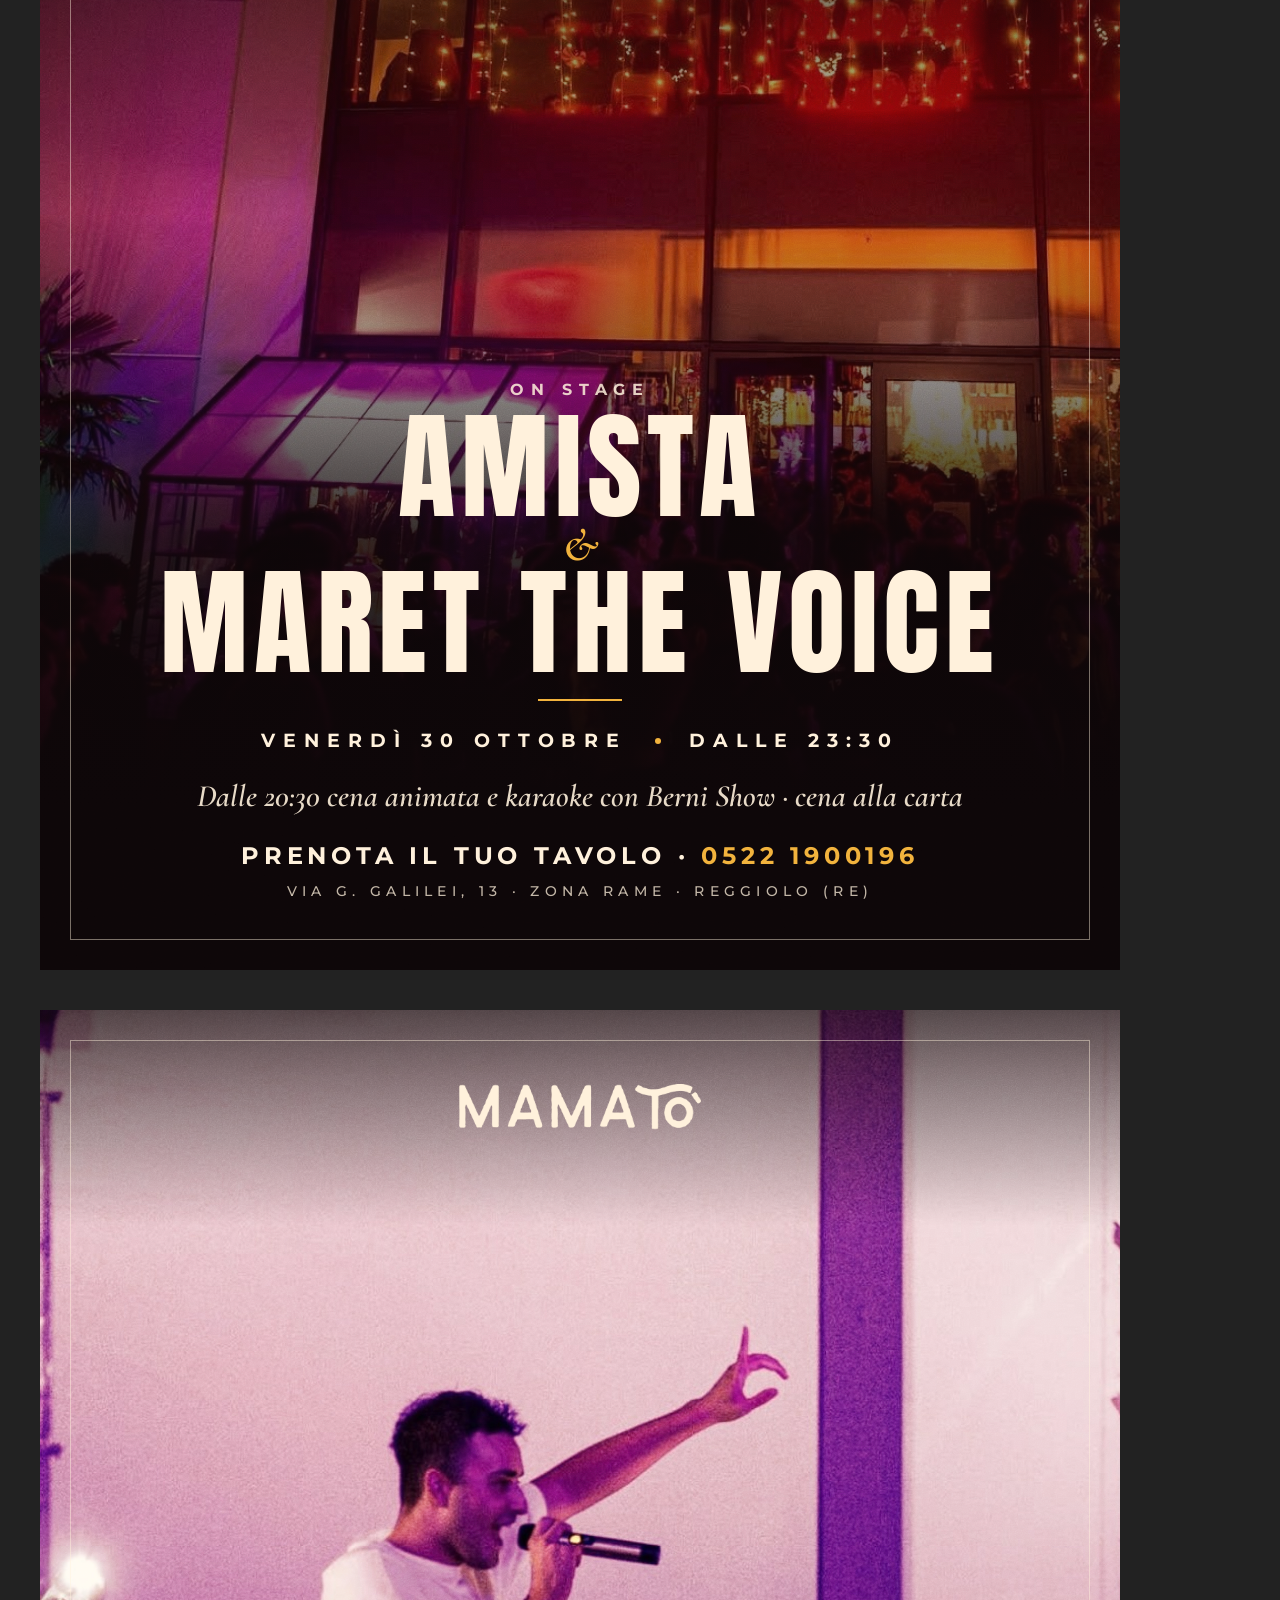
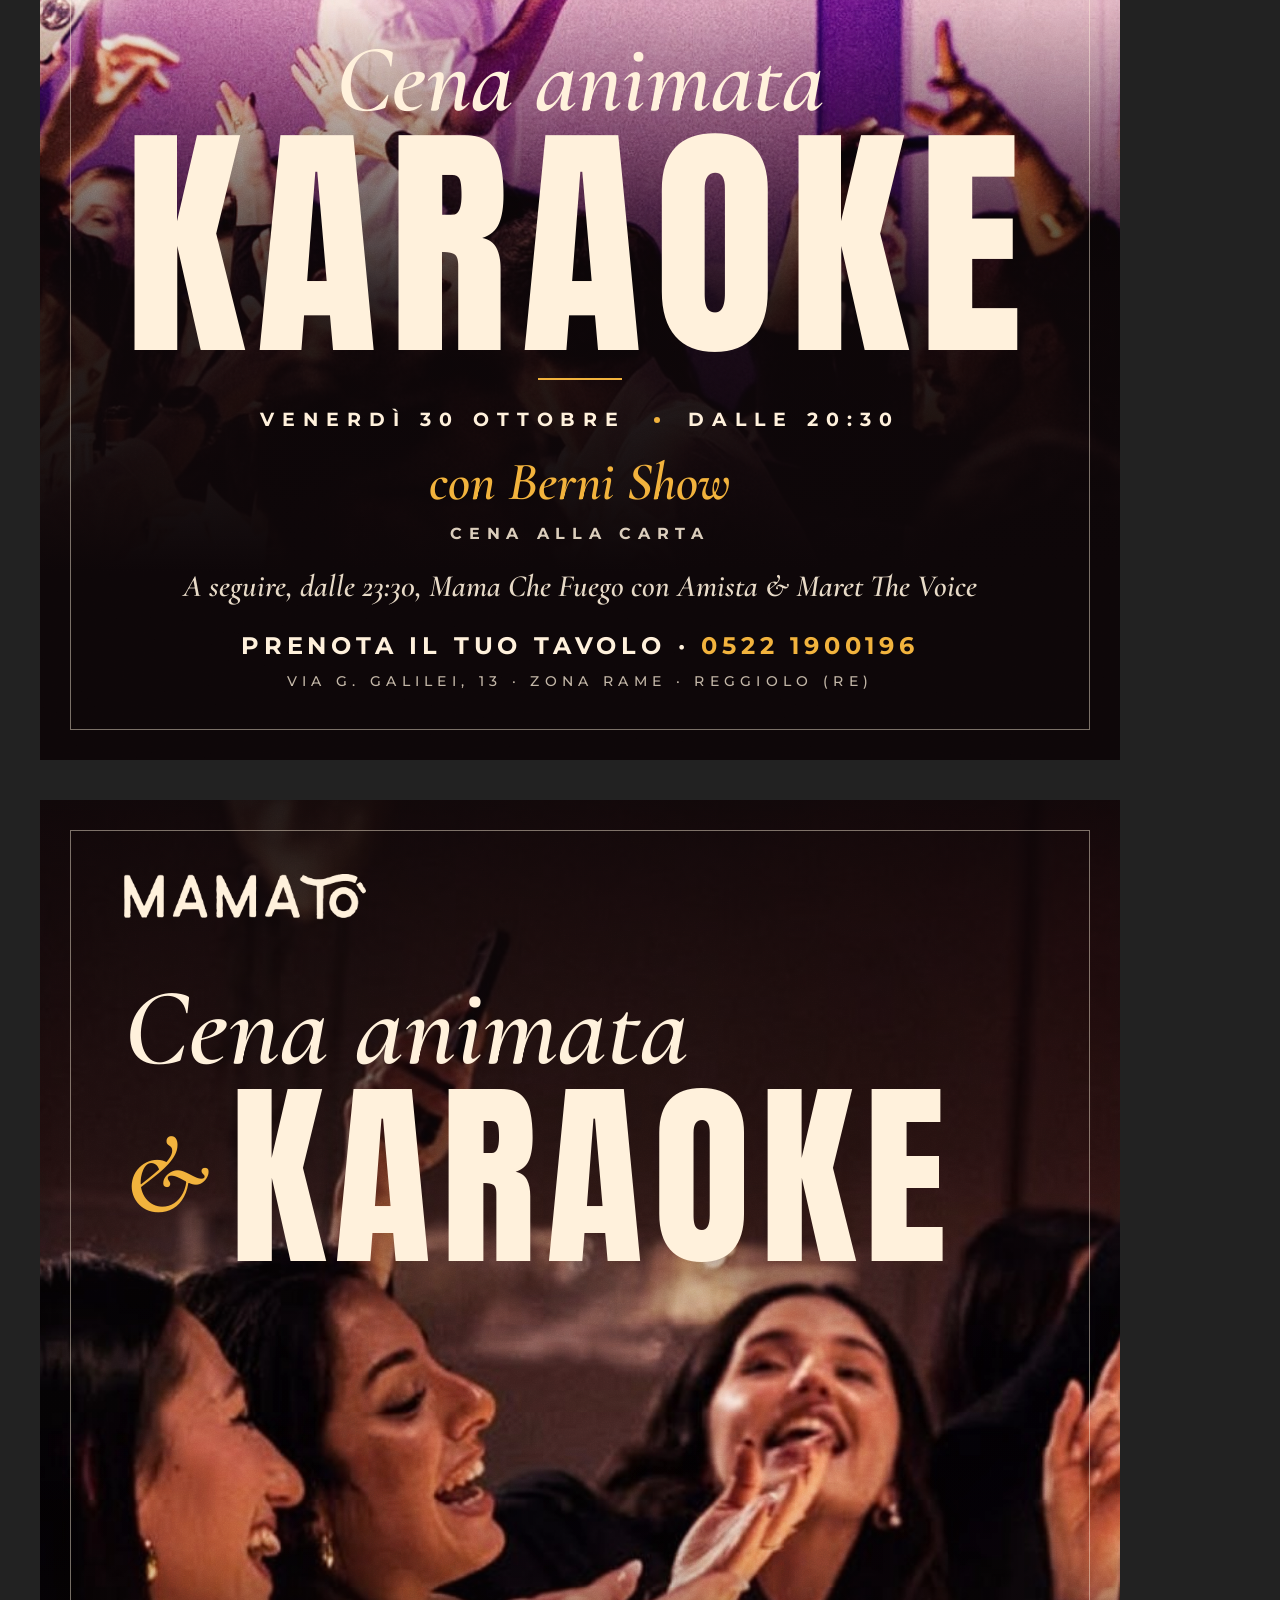
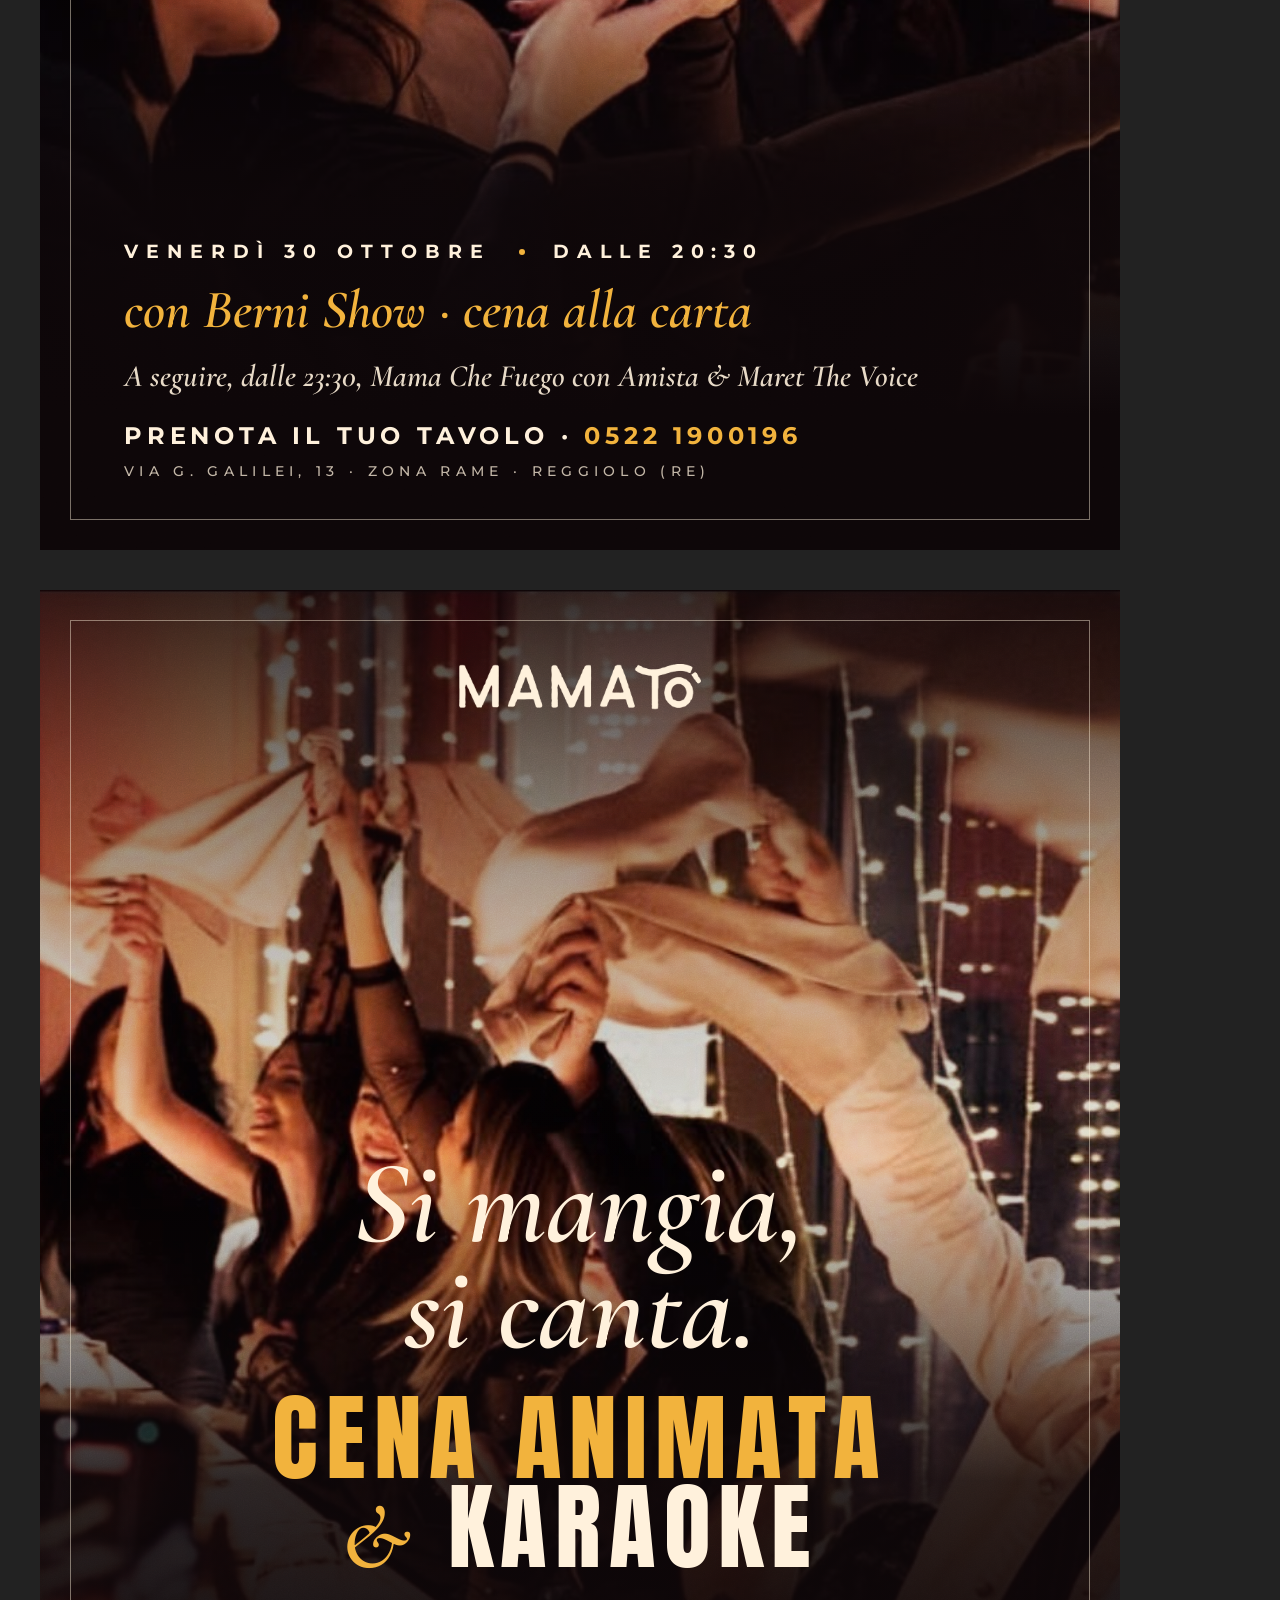
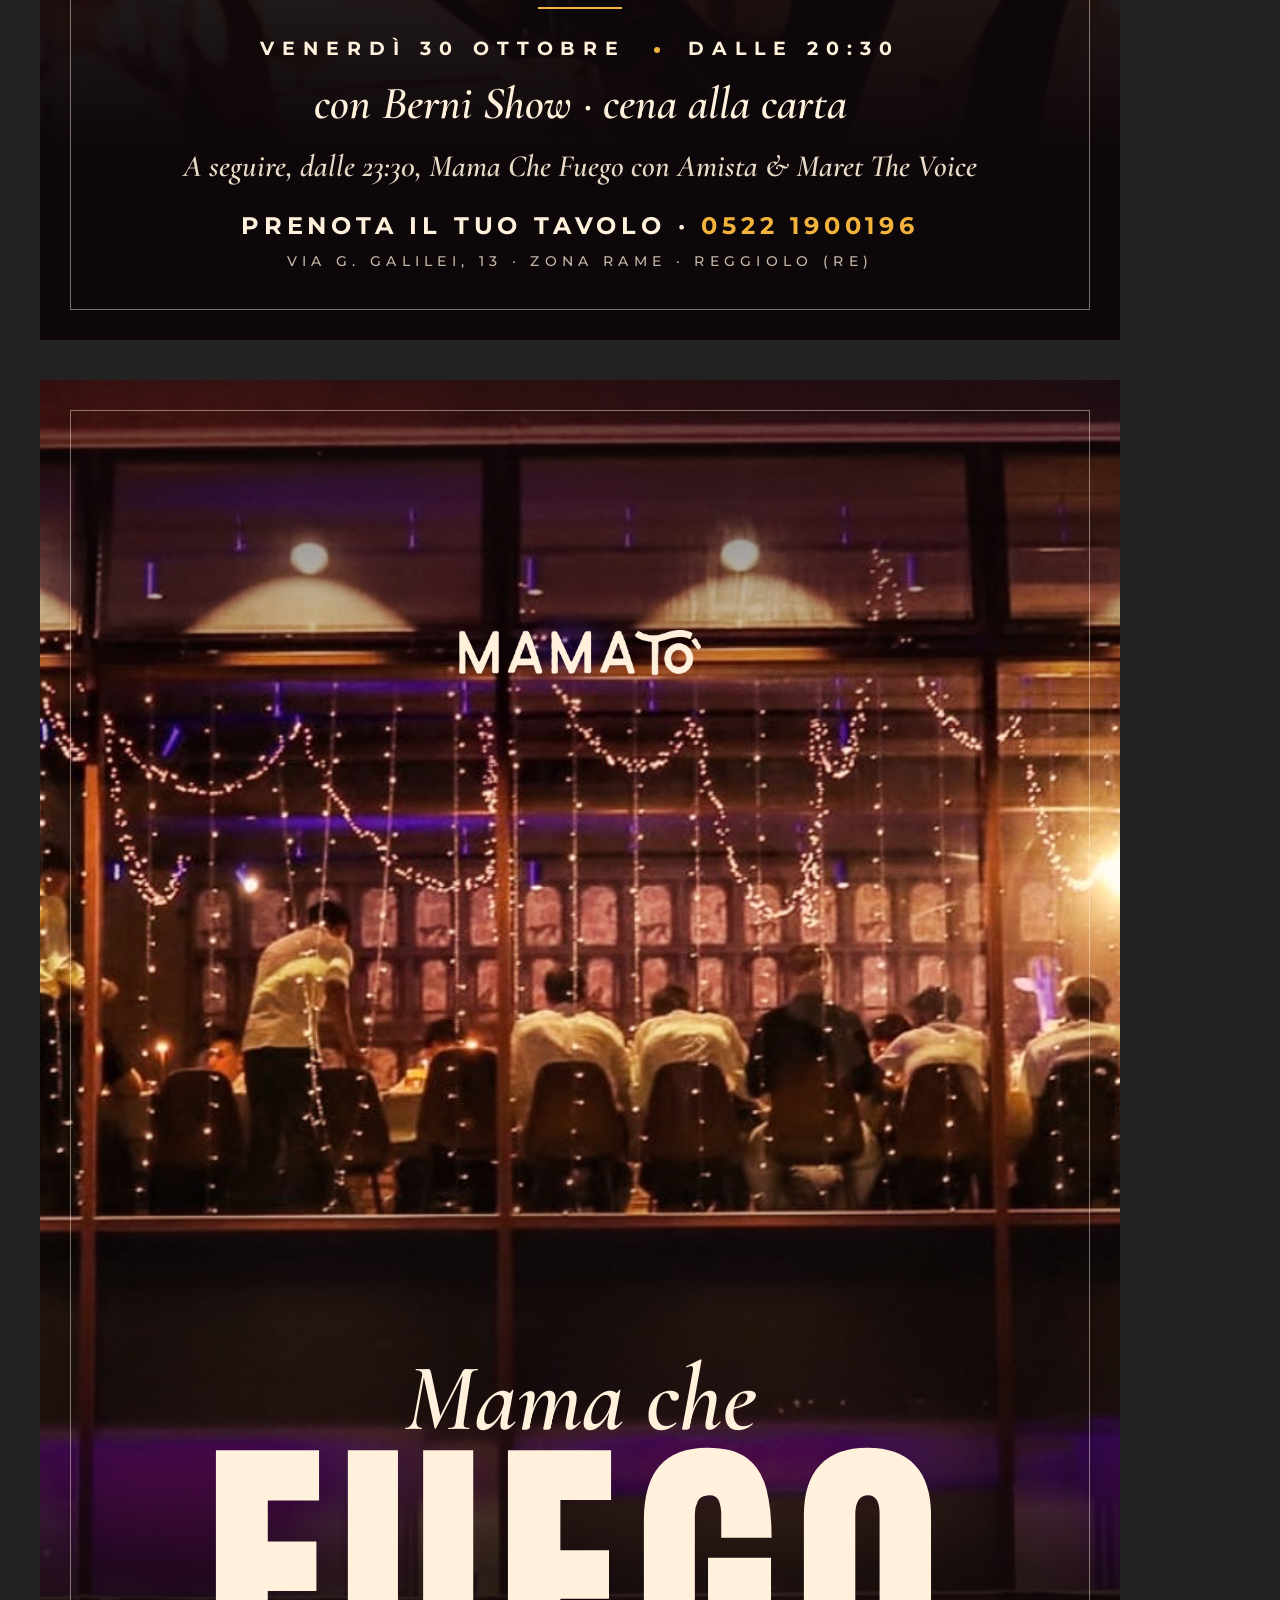
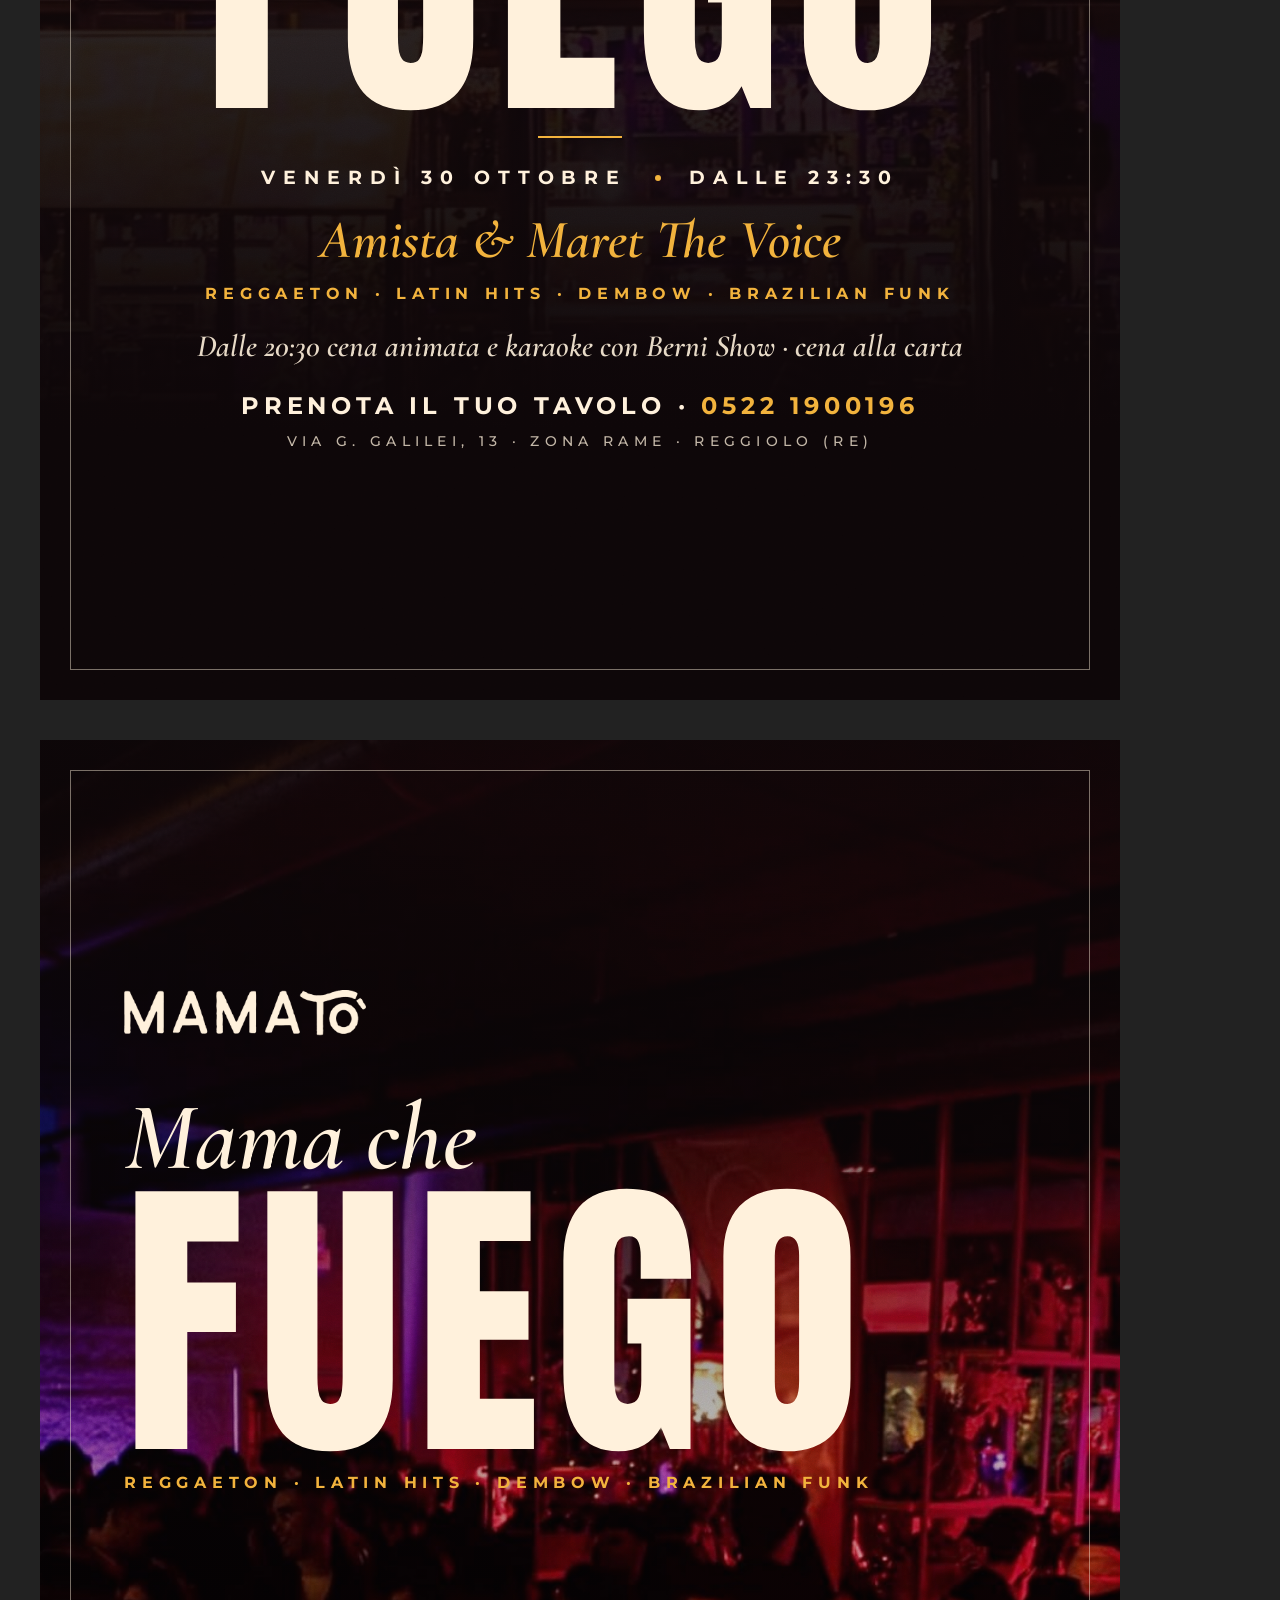
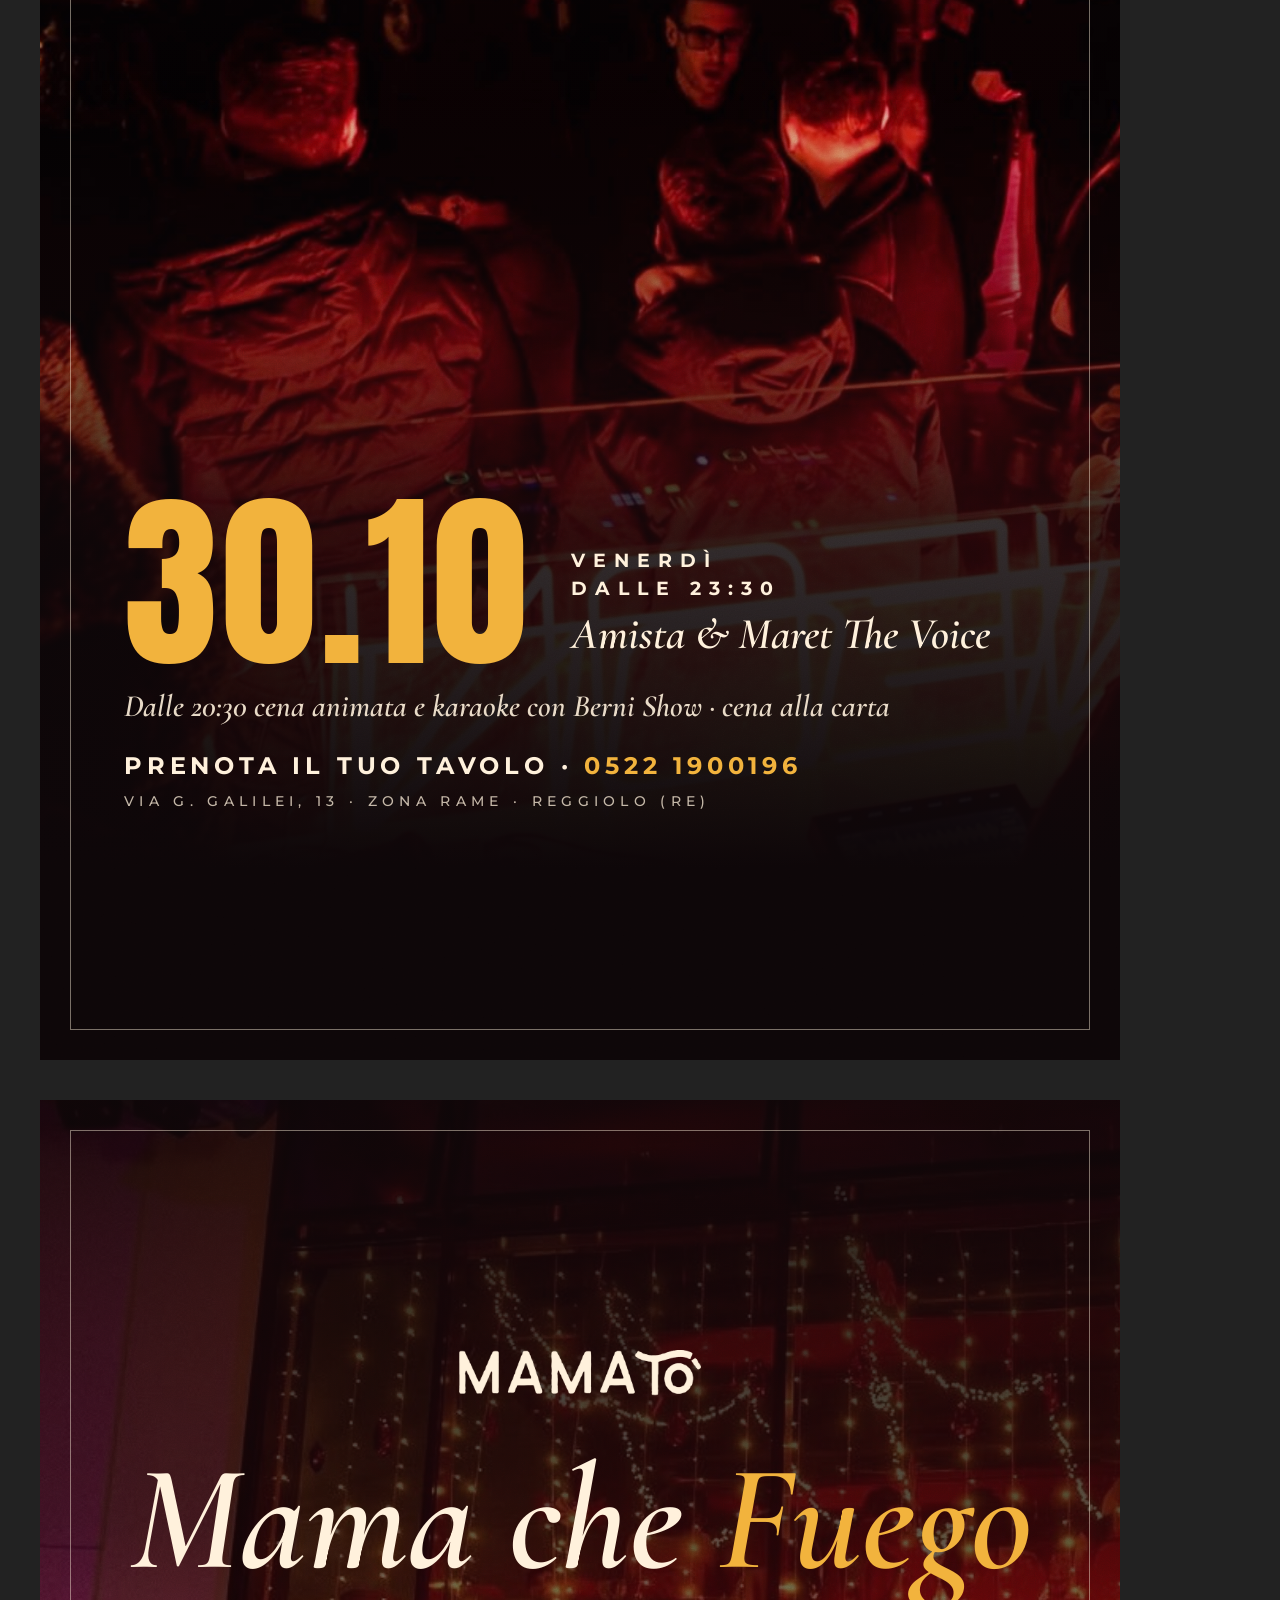
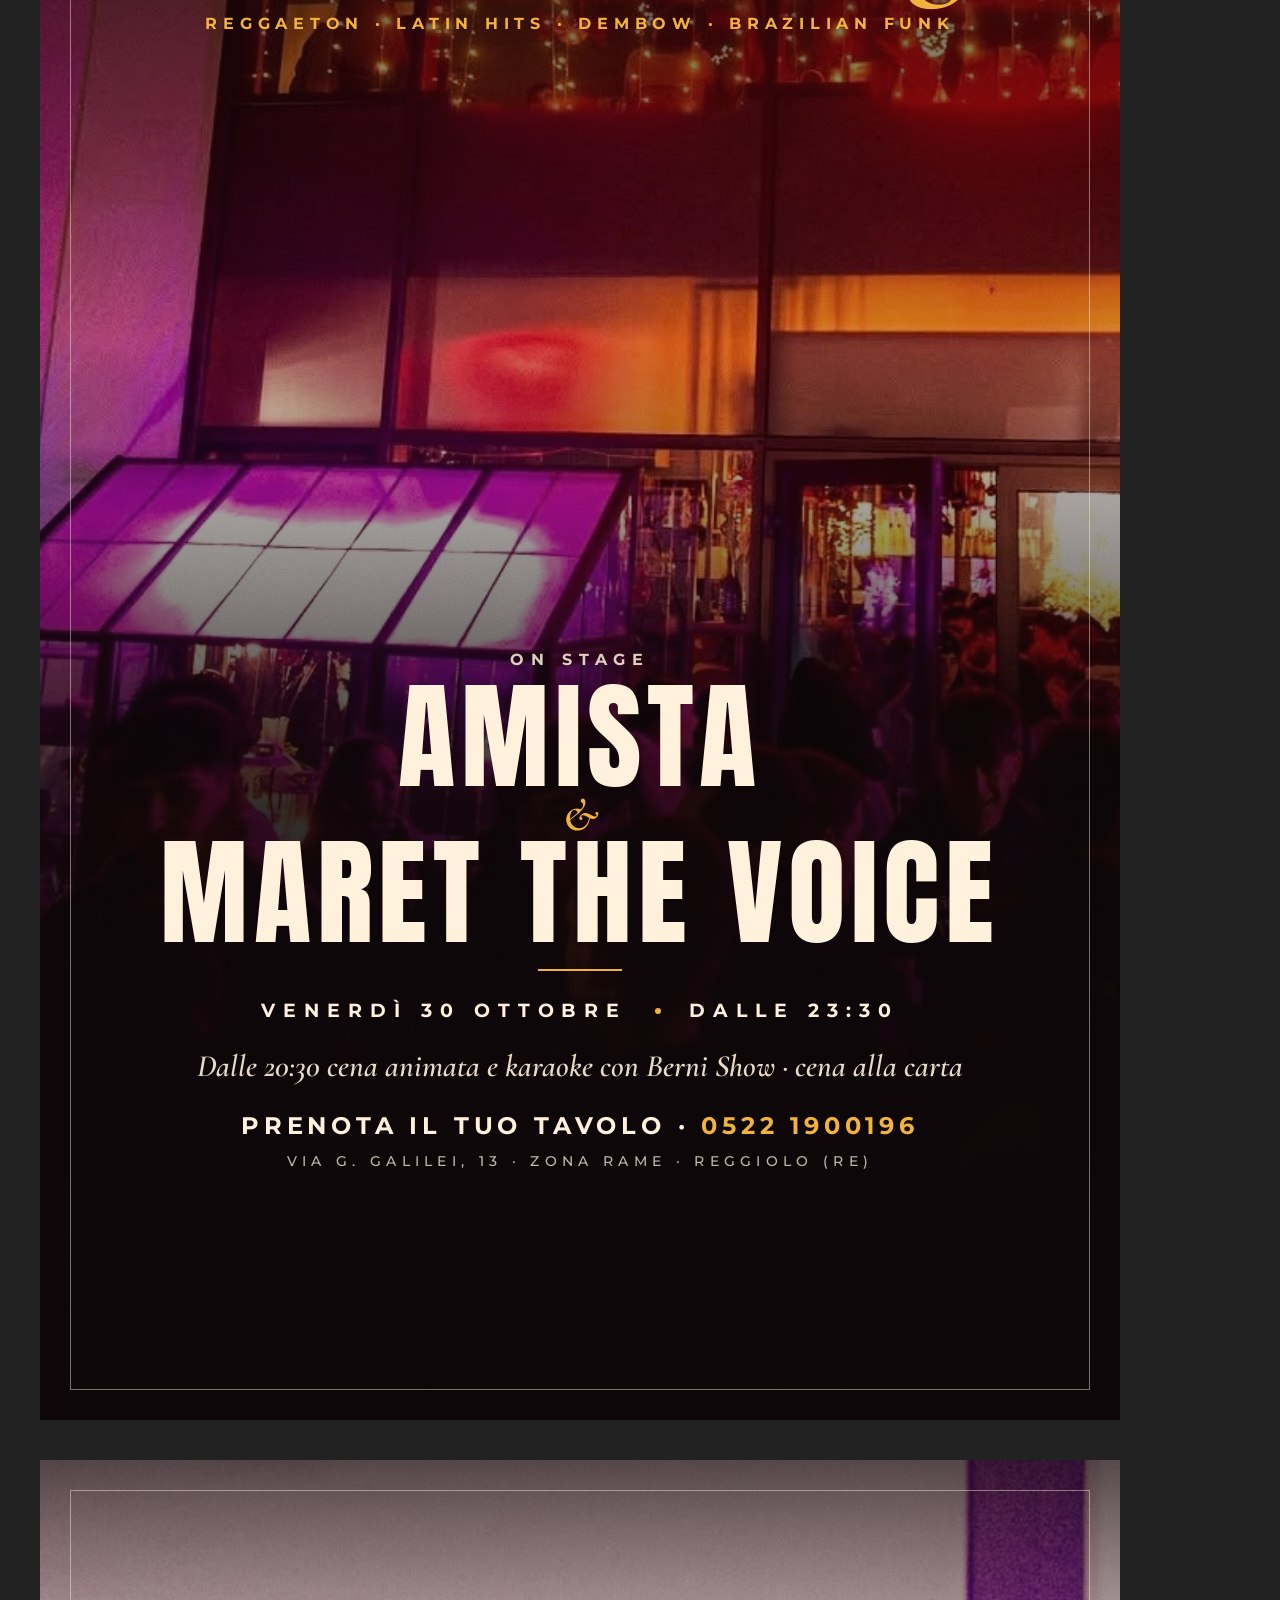
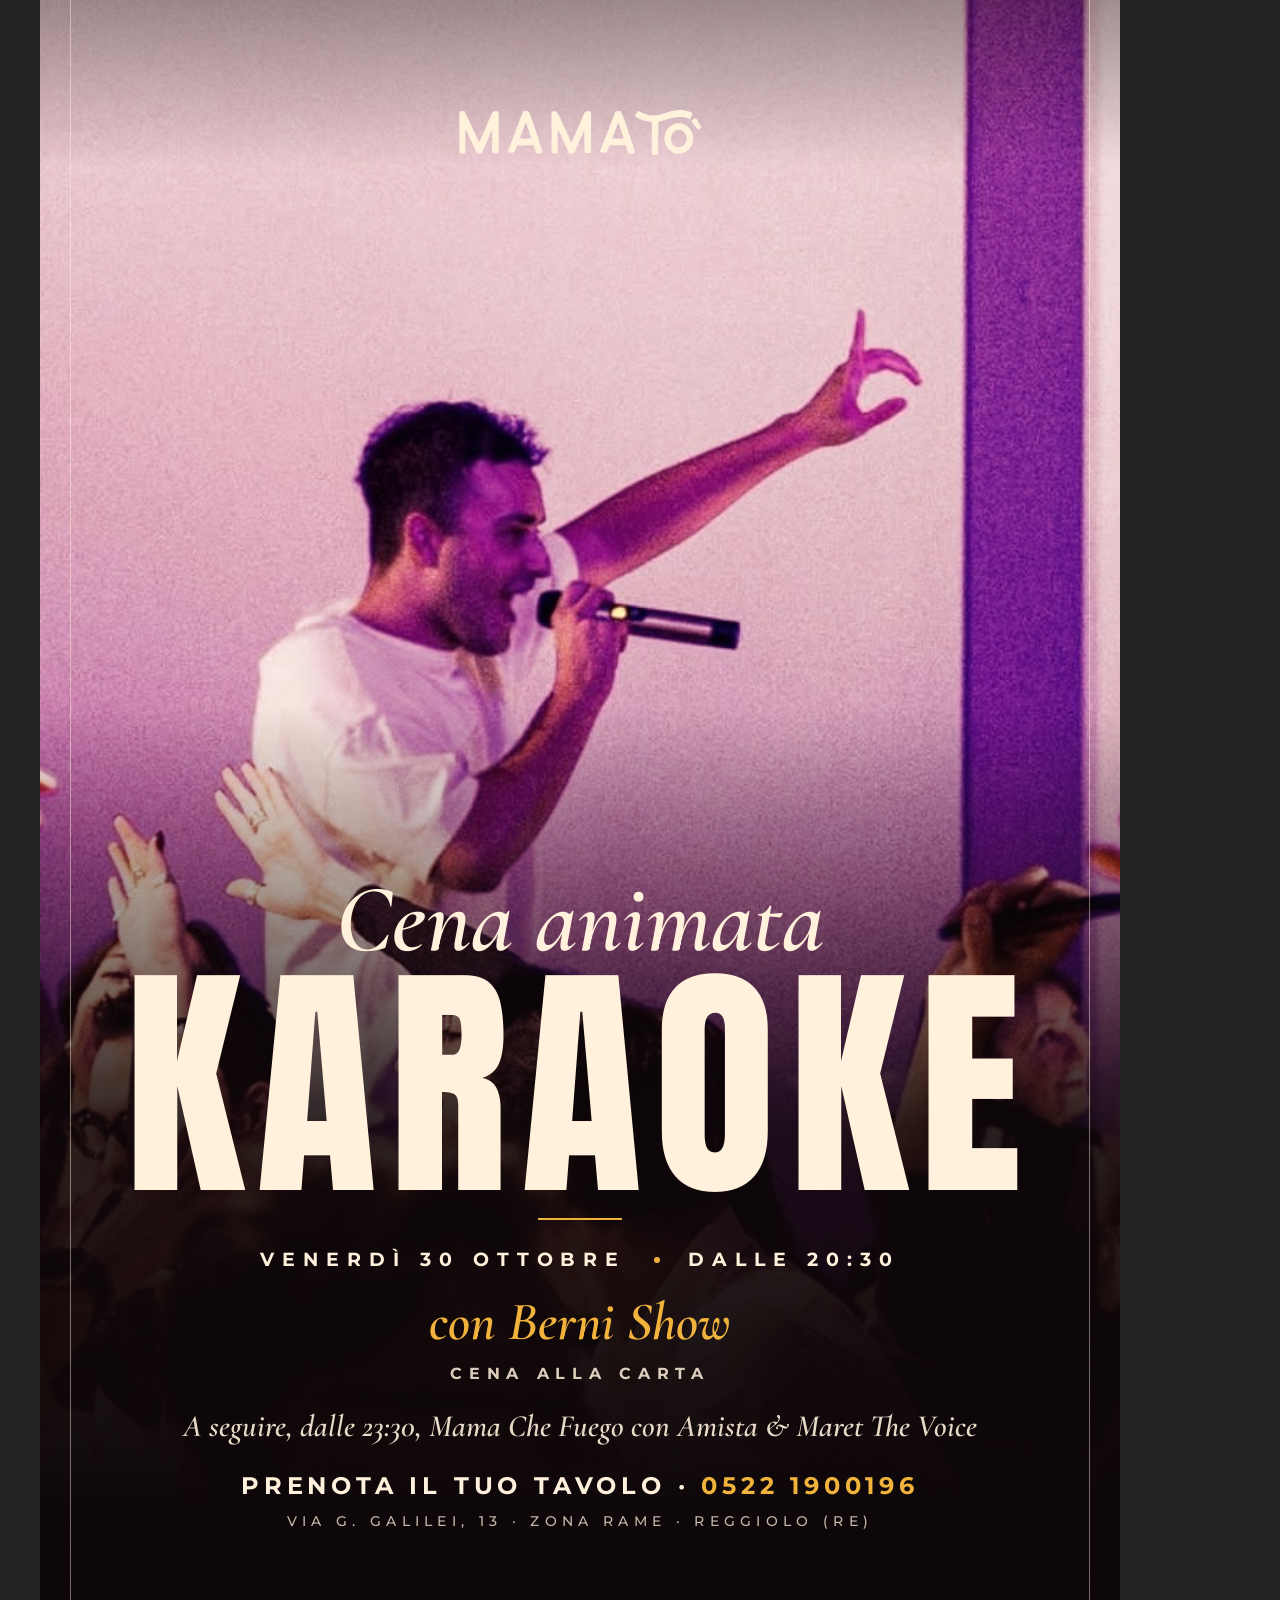
<file: mamato/posters.html>
<!doctype html>
<html lang="it">
<head>
<meta charset="utf-8">
<meta name="viewport" content="width=device-width, initial-scale=1">
<title>Mama Che Fuego</title>
<link rel="stylesheet" href="fonts/fonts.css">
<style>
:root{
  --nero:#0D0608;
  --rosso:#E01E37;
  --senape:#F2B33D;   /* oro del logo */
  --crema:#FFF1DC;
}
*{box-sizing:border-box;margin:0;padding:0}
body{background:#222;display:flex;flex-wrap:wrap;gap:40px;padding:40px;align-items:flex-start}
.board{position:relative;width:1080px;overflow:hidden;background:var(--nero);color:var(--crema);font-family:'Montserrat',sans-serif}
.board.feed{height:1350px}
.board.story{height:1920px}
.layer{position:absolute;inset:0;pointer-events:none}
.bg{position:absolute;inset:0;width:100%;height:100%;object-fit:cover}

/* contenuto: un blocco in alto e uno in basso, così il 9:16 si adatta da solo */
.top,.bottom{position:absolute;left:84px;right:84px;display:flex;flex-direction:column;z-index:2}
.center{align-items:center;text-align:center}
.left{align-items:flex-start;text-align:left}

.logo{height:46px}
.serif{font-family:'Cormorant Garamond';font-style:italic;font-weight:600;line-height:.95}
.display{font-family:'Anton';text-transform:uppercase;letter-spacing:.05em;line-height:.86}
.caps{font-weight:600;letter-spacing:.42em;text-transform:uppercase;font-size:19px;line-height:1.5}
.gold{color:var(--senape)}
.rule{width:84px;height:2px;background:var(--senape);margin:26px 0}
.row{display:flex;gap:28px;align-items:center}
.dot{width:6px;height:6px;border-radius:50%;background:var(--senape)}

.book{font-weight:700;font-size:24px;letter-spacing:.2em;margin-top:30px}
.book span{color:var(--senape)}
.addr{font-weight:500;font-size:14px;letter-spacing:.38em;margin-top:12px;opacity:.75}
.frame{position:absolute;inset:30px;border:1.5px solid rgba(255,241,220,.45);z-index:3;pointer-events:none}
/* nel 9:16 la foto entra tutta in altezza: si stringe per escludere l'insegna */
.story .bg-c{transform:scale(1.32);transform-origin:center 100%}
.grain{mix-blend-mode:overlay;opacity:.22}
</style>
</head>
<body>
<!-- A-B-C Latin night (foto del locale) · D-E-F cena animata e karaoke (scene di canto) -->
<div class="board feed" id="a-facciata-feed"></div>
<div class="board feed" id="b-consolle-feed"></div>
<div class="board feed" id="c-folla-feed"></div>
<div class="board feed" id="d-cantante-feed"></div>
<div class="board feed" id="e-ragazze-feed"></div>
<div class="board feed" id="f-tavolata-feed"></div>
<div class="board story" id="a-facciata-story"></div>
<div class="board story" id="b-consolle-story"></div>
<div class="board story" id="c-folla-story"></div>
<div class="board story" id="d-cantante-story"></div>
<div class="board story" id="e-ragazze-story"></div>
<div class="board story" id="f-tavolata-story"></div>

<script>
const LOGO = `<img class="logo" src="assets/logo-crema.png">`;
const shade = css => `<div class="layer" style="background:${css}"></div>`;
const grain = id => `<svg class="layer grain" width="100%" height="100%"><filter id="n${id}"><feTurbulence type="fractalNoise" baseFrequency=".85" numOctaves="2"/><feColorMatrix type="saturate" values="0"/></filter><rect width="100%" height="100%" filter="url(#n${id})"/></svg>`;

const BOOK = `<div class="book">PRENOTA IL TUO TAVOLO · <span>0522 1900196</span></div>
  <div class="addr">VIA G. GALILEI, 13 · ZONA RAME · REGGIOLO (RE)</div>`;
const GENRES = `<div class="caps gold" style="font-size:16px;letter-spacing:.36em">Reggaeton · Latin hits · Dembow · Brazilian funk</div>`;
const DATE = time => `<div class="row"><span class="caps">Venerdì 30 ottobre</span><span class="dot"></span><span class="caps">Dalle ${time}</span></div>`;
const TO_DINNER = `<div class="serif" style="font-size:31px;margin-top:26px;opacity:.9">Dalle 20:30 cena animata e karaoke con Berni Show · cena alla carta</div>`;
const TO_NIGHT = `<div class="serif" style="font-size:31px;margin-top:26px;opacity:.9">A seguire, dalle 23:30, Mama Che Fuego con Amista &amp; Maret The Voice</div>`;

const S = {
  // A · la facciata del Mamatò: titolo in basso, la sala illuminata resta protagonista
  facciata: (T, B) => `
    <img class="bg" src="assets/bg-a-facciata.jpg" style="object-position:center 40%;transform:scale(1.2);transform-origin:center 78%">
    ${shade('linear-gradient(180deg,rgba(13,6,8,.75) 0%,rgba(13,6,8,0) 18%,rgba(13,6,8,0) 38%,rgba(13,6,8,.88) 62%,var(--nero) 86%)')}
    <div class="top center" style="top:${T}px">${LOGO}</div>
    <div class="bottom center" style="bottom:${B}px">
      <div class="serif" style="font-size:96px;margin-bottom:14px">Mama che</div>
      <div class="display" style="font-size:300px;margin-top:-6px">Fuego</div>
      <div class="rule"></div>
      ${DATE('23:30')}
      <div class="serif gold" style="font-size:54px;margin-top:22px">Amista &amp; Maret The Voice</div>
      <div style="margin-top:16px">${GENRES}</div>
      ${TO_DINNER}${BOOK}
    </div>`,

  // B · la consolle col neon: impaginazione editoriale, allineata a sinistra
  consolle: (T, B) => `
    <img class="bg" src="assets/bg-b-consolle.jpg" style="object-position:center 60%">
    ${shade('linear-gradient(180deg,rgba(13,6,8,.9) 0%,rgba(13,6,8,.35) 34%,rgba(13,6,8,.1) 50%,rgba(13,6,8,.85) 72%,var(--nero) 90%)')}
    <div class="top left" style="top:${T}px">
      ${LOGO}
      <div class="serif" style="font-size:96px;margin-top:56px;margin-bottom:14px">Mama che</div>
      <div class="display" style="font-size:300px;margin-top:-4px">Fuego</div>
      <div style="margin-top:20px">${GENRES}</div>
    </div>
    <div class="bottom left" style="bottom:${B}px">
      <div class="row" style="align-items:flex-end;gap:40px">
        <div class="display gold" style="font-size:190px;letter-spacing:.02em">30.10</div>
        <div style="padding-bottom:10px"><div class="caps">Venerdì</div><div class="caps">dalle 23:30</div>
          <div class="serif" style="font-size:44px;margin-top:10px">Amista &amp; Maret The Voice</div></div>
      </div>
      ${TO_DINNER}${BOOK}
    </div>`,

  // C · la folla davanti al Mamatò: tutto centrato, artisti in evidenza
  folla: (T, B) => `
    <img src="assets/bg-c-folla.jpg" class="bg bg-c" style="object-position:center 86%">
    ${shade('linear-gradient(180deg,rgba(13,6,8,.92) 0%,rgba(13,6,8,.7) 22%,rgba(13,6,8,.15) 44%,rgba(13,6,8,.85) 68%,var(--nero) 88%)')}
    <div class="top center" style="top:${T}px">
      ${LOGO}
      <div class="serif" style="font-size:150px;margin-top:60px;line-height:.85">Mama che <span class="gold">Fuego</span></div>
      <div style="margin-top:28px">${GENRES}</div>
    </div>
    <div class="bottom center" style="bottom:${B}px">
      <div class="caps" style="font-size:16px;opacity:.85">On stage</div>
      <div class="display" style="font-size:118px;margin-top:14px">Amista</div>
      <div class="serif gold" style="font-size:46px;margin:6px 0 4px">&amp;</div>
      <div class="display" style="font-size:118px">Maret The Voice</div>
      <div class="rule"></div>
      ${DATE('23:30')}
      ${TO_DINNER}${BOOK}
    </div>`,

  // D · il cantante al microfono tra i tavoli
  cantante: (T, B) => `
    <img class="bg" src="assets/bg-d-cantante.jpg" style="object-position:40% 20%">
    ${shade('linear-gradient(180deg,rgba(13,6,8,.7) 0%,rgba(13,6,8,0) 16%,rgba(13,6,8,0) 44%,rgba(13,6,8,.88) 66%,var(--nero) 86%)')}
    <div class="top center" style="top:${T}px">${LOGO}</div>
    <div class="bottom center" style="bottom:${B}px">
      <div class="serif" style="font-size:96px;margin-bottom:14px">Cena animata</div>
      <div class="display" style="font-size:250px;margin-top:-2px">Karaoke</div>
      <div class="rule"></div>
      ${DATE('20:30')}
      <div class="serif gold" style="font-size:54px;margin-top:22px">con Berni Show</div>
      <div class="caps" style="font-size:16px;margin-top:14px;opacity:.85">Cena alla carta</div>
      ${TO_NIGHT}${BOOK}
    </div>`,

  // E · le ragazze che cantano a tavola: titolo in alto a sinistra
  ragazze: (T, B) => `
    <img class="bg" src="assets/bg-e-ragazze.jpg" style="object-position:28% center">
    ${shade('linear-gradient(180deg,rgba(13,6,8,.92) 0%,rgba(13,6,8,.55) 26%,rgba(13,6,8,0) 42%,rgba(13,6,8,.1) 56%,rgba(13,6,8,.9) 74%,var(--nero) 90%)')}
    <div class="top left" style="top:${T}px">
      ${LOGO}
      <div class="serif" style="font-size:110px;margin-top:56px;margin-bottom:10px">Cena animata</div>
      <div class="row" style="gap:22px;align-items:center"><span class="serif gold" style="font-size:110px">&amp;</span>
        <span class="display" style="font-size:200px">Karaoke</span></div>
    </div>
    <div class="bottom left" style="bottom:${B}px">
      ${DATE('20:30')}
      <div class="serif gold" style="font-size:54px;margin-top:18px">con Berni Show · cena alla carta</div>
      ${TO_NIGHT}${BOOK}
    </div>`,

  // F · la tavolata in festa: una frase sola, centrata
  tavolata: (T, B) => `
    <img class="bg" src="assets/bg-f-tavolata.jpg" style="object-position:58% center">
    ${shade('linear-gradient(180deg,rgba(13,6,8,.85) 0%,rgba(13,6,8,.3) 24%,rgba(13,6,8,.1) 42%,rgba(13,6,8,.88) 66%,var(--nero) 86%)')}
    <div class="top center" style="top:${T}px">${LOGO}</div>
    <div class="bottom center" style="bottom:${B}px">
      <div class="serif" style="font-size:118px;line-height:.9">Si mangia,<br>si canta.</div>
      <div class="display gold" style="font-size:96px;margin-top:34px;letter-spacing:.08em">Cena animata</div><div class="display" style="font-size:96px;margin-top:6px;letter-spacing:.08em"><span class="serif gold" style="font-size:90px;text-transform:none">&amp;</span> Karaoke</div>
      <div class="rule"></div>
      ${DATE('20:30')}
      <div class="serif" style="font-size:46px;margin-top:18px">con Berni Show · cena alla carta</div>
      ${TO_NIGHT}${BOOK}
    </div>`,
};

function build(el) {
  const story = el.offsetHeight > 1400, kind = el.id.split('-')[1];
  const T = story ? 250 : 74, B = story ? 250 : 70;   // le stories rispettano le safe zone di 250px
  el.innerHTML = S[kind](T, B) + `<div class="frame"></div>` + grain(el.id);
}

document.fonts.ready.then(async () => {
  document.querySelectorAll('.board').forEach(build);
  await Promise.all([...document.images].map(i => i.decode().catch(() => {})));
  document.body.dataset.ready = '1';
});
</script>
</body>
</html>
</file>
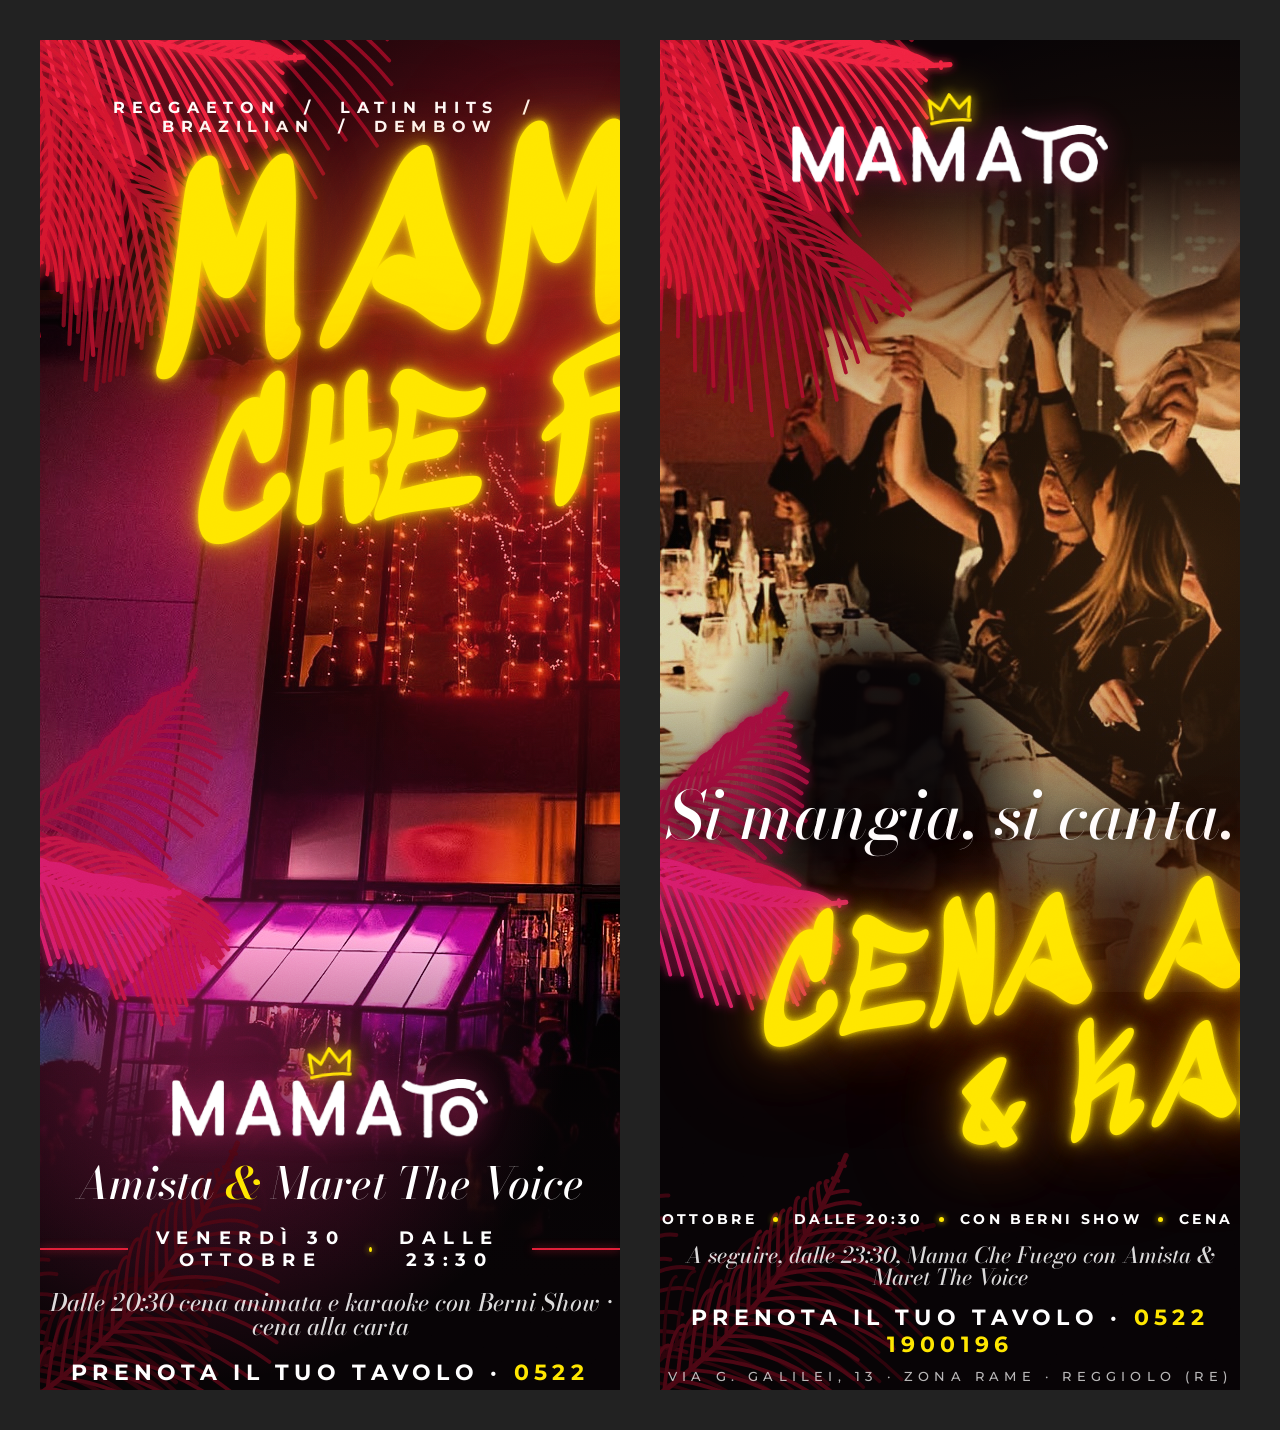
<file: mamato/v7/posters.html>
<!doctype html>
<html lang="it">
<head>
<meta charset="utf-8">
<meta name="viewport" content="width=device-width, initial-scale=1">
<title>Mama Che Fuego</title>
<link rel="stylesheet" href="../fonts/fonts.css">
<style>
:root{
  --nero:#070305;
  --rosso:#E01E37;
  --magenta:#FF2E88;
  --neon:#FFE600;
  --bianco:#FFFFFF;
}
*{box-sizing:border-box;margin:0;padding:0}
body{background:#222;display:flex;gap:40px;padding:40px;align-items:flex-start}
.board{position:relative;width:1080px;height:1350px;overflow:hidden;background:var(--nero);color:var(--bianco);font-family:'Montserrat',sans-serif}
.abs{position:absolute}
.layer{position:absolute;inset:0;pointer-events:none}

/* titolo a pennarello giallo neon, inclinato, con alone */
.marker{font-family:'Sedgwick Ave Display';color:var(--neon);line-height:.84;white-space:nowrap;text-transform:uppercase;
  transform:rotate(-6deg) skewX(-6deg);
  text-shadow:0 0 6px rgba(255,230,0,.95),0 0 22px rgba(255,214,0,.7),0 0 60px rgba(255,170,0,.45),0 0 120px rgba(255,60,40,.35)}
.serif{font-family:'Bodoni Moda';font-style:italic;font-weight:500;line-height:1}
.caps{font-weight:600;letter-spacing:.42em;text-transform:uppercase;font-size:17px}
.center{left:0;right:0;text-align:center}
.rule{height:1.5px;background:var(--rosso);box-shadow:0 0 8px rgba(224,30,55,.8)}
.details{display:flex;align-items:center;justify-content:center;gap:22px}
.details .sep{width:5px;height:5px;border-radius:50%;background:var(--neon);box-shadow:0 0 6px var(--neon)}
.book{font-weight:700;font-size:22px;letter-spacing:.24em}
.book span{color:var(--neon)}
.addr{font-weight:500;font-size:13px;letter-spacing:.4em;opacity:.7;margin-top:10px}
.logo{height:64px;filter:brightness(0) invert(1) drop-shadow(0 0 14px rgba(255,46,136,.45))}
.grain{mix-blend-mode:overlay;opacity:.16}
</style>
</head>
<body>
<div class="board" id="latin"></div>
<div class="board" id="cena"></div>

<script>
// ---------- palme rosse in silhouette (fronde pinnate) ----------
let seed = 5;
const rnd = () => (seed = (seed * 16807) % 2147483647) / 2147483647;
function frond(x, y, ang, len, bend, col, w = 1) {
  const a = ang * Math.PI / 180, b = (ang + bend) * Math.PI / 180;
  const cx = x + Math.cos(a) * len * .55, cy = y + Math.sin(a) * len * .55;
  const ex = x + Math.cos(b) * len, ey = y + Math.sin(b) * len;
  const P = t => [(1 - t) ** 2 * x + 2 * (1 - t) * t * cx + t * t * ex, (1 - t) ** 2 * y + 2 * (1 - t) * t * cy + t * t * ey];
  let d = `M${x} ${y} Q${cx} ${cy} ${ex} ${ey}`, leaves = '';
  for (let t = .05; t < .98; t += .042) {
    const [px, py] = P(t), [qx, qy] = P(t + .01);
    const tx = qx - px, ty = qy - py, tl = Math.hypot(tx, ty), ux = tx / tl, uy = ty / tl;
    const L = len * .36 * Math.pow(Math.sin(Math.PI * Math.min(t + .08, 1)), .8) * (.85 + rnd() * .3);
    for (const s of [-1, 1]) {
      const sp = (48 - t * 22) * Math.PI / 180;       // apertura della fogliolina rispetto al rachide
      const vx = ux * Math.cos(sp) - s * uy * Math.sin(sp), vy = uy * Math.cos(sp) + s * ux * Math.sin(sp);
      const lx = px + vx * L, ly = py + vy * L + L * .45;  // le foglioline ricadono
      const mx = px + vx * L * .5 - s * uy * 6, my = py + vy * L * .5 + s * ux * 6;
      leaves += `M${px.toFixed(1)} ${py.toFixed(1)} Q${mx.toFixed(1)} ${my.toFixed(1)} ${lx.toFixed(1)} ${ly.toFixed(1)}`;
    }
  }
  return `<path d="${d}" stroke="${col}" stroke-width="${5 * w}" fill="none" stroke-linecap="round"/>
    <path d="${leaves}" stroke="${col}" stroke-width="${3.6 * w}" fill="none" stroke-linecap="round"/>`;
}
// un ciuffo di fronde da un punto d'angolo
function tuft(x, y, angs, len, cols, glow) {
  return `<g ${glow ? 'filter="url(#palmGlow)"' : ''}>` + angs.map((a, i) =>
    frond(x, y, a, len * (.8 + rnd() * .35), (i % 2 ? 22 : -18), cols[i % cols.length], .9 + rnd() * .4)).join('') + '</g>';
}
function palms(H, extra) {
  const lit = ['#f0203f', '#d4142f', '#ff3355'], mid = ['#8e0a22', '#760a1d', '#a50e29'], dark = ['#3a040f', '#2c030b', '#4a0613'];
  return `<svg class="layer" width="1080" height="${H}" viewBox="0 0 1080 ${H}">
    <defs><filter id="palmGlow" x="-20%" y="-20%" width="140%" height="140%">
      <feGaussianBlur stdDeviation="5" result="b"/><feMerge><feMergeNode in="b"/><feMergeNode in="SourceGraphic"/></feMerge></filter></defs>
    ${tuft(-50, -50, [18, 42, 66, 92], 400, mid, false)}
    ${tuft(-40, -70, [34, 62], 330, lit, true)}
    ${tuft(1130, -50, [162, 138, 114, 88], 400, mid, false)}
    ${tuft(1120, -70, [146, 118], 330, lit, true)}
    ${tuft(-60, H * .6, [-22, 4, 30], 250, ['#a10e3c', '#c21245', '#d61c6a'], true)}
    ${tuft(-70, H + 50, [-78, -54, -30], 360, dark, false)}
    ${tuft(1150, H + 50, [-102, -126, -150], 370, dark, false)}
    ${extra || ''}
  </svg>`;
}

// corona disegnata a pennarello
const crown = (w, col = 'var(--neon)', rot = 10) => `<svg width="${w}" height="${w * .72}" viewBox="0 0 100 72" style="transform:rotate(${rot}deg);overflow:visible;filter:drop-shadow(0 0 6px rgba(255,230,0,.9)) drop-shadow(0 0 18px rgba(255,190,0,.5))">
  <path d="M10 56 L6 16 L30 38 L50 6 L70 36 L94 14 L89 56" fill="none" stroke="${col}" stroke-width="7" stroke-linejoin="round" stroke-linecap="round"/>
  <path d="M8 66 Q50 58 92 64" fill="none" stroke="${col}" stroke-width="7" stroke-linecap="round"/></svg>`;

const grain = id => `<svg class="layer grain" width="100%" height="100%"><filter id="n${id}"><feTurbulence type="fractalNoise" baseFrequency=".85" numOctaves="2"/><feColorMatrix type="saturate" values="0"/></filter><rect width="100%" height="100%" filter="url(#n${id})"/></svg>`;
const glow = (x, y, r, c, o) => `<div class="layer" style="background:radial-gradient(circle at ${x}px ${y}px, ${c} 0, transparent ${r}px);opacity:${o}"></div>`;
const LOGO = (h = 64) => `<div style="display:inline-flex;flex-direction:column;align-items:center">
  <div style="margin-bottom:-4px">${crown(46, 'var(--neon)', -4)}</div>
  <img class="logo" style="height:${h}px" src="../assets/logo-crema.png"></div>`;
const BOOK = `<div class="book">PRENOTA IL TUO TAVOLO · <span>0522 1900196</span></div>
  <div class="addr">VIA G. GALILEI, 13 · ZONA RAME · REGGIOLO (RE)</div>`;

// ---------- 1 · MAMA CHE FUEGO ----------
document.getElementById('latin').innerHTML = `
  <img class="abs" src="assets/bg-facciata.jpg" style="left:0;top:250px;width:1080px">
  <div class="layer" style="background:linear-gradient(180deg,var(--nero) 230px,rgba(7,3,5,.55) 330px,rgba(7,3,5,0) 470px,rgba(7,3,5,0) 900px,rgba(7,3,5,.75) 1080px,var(--nero) 1240px)"></div>
  ${glow(540, 330, 520, 'rgba(224,30,55,.55)', 1)}${glow(170, 980, 360, 'rgba(255,46,136,.35)', 1)}
  ${palms(1350, tuft(1150, 1080, [-150, -172, 168, -128], 330, ['#5e0818', '#76091c', '#4a0613'], false))}
  <div class="abs center caps" style="top:58px;font-size:16px">Reggaeton &nbsp;/&nbsp; Latin hits &nbsp;/&nbsp; Brazilian &nbsp;/&nbsp; Dembow</div>
  <div class="abs" style="left:110px;top:118px"><div class="marker" style="font-size:250px">Mama</div></div>
  <div class="abs" style="left:150px;top:318px"><div class="marker" style="font-size:190px">Che Fuego</div></div>
  <div class="abs" style="left:720px;top:96px">${crown(130, 'var(--neon)', 12)}</div>
  <div class="abs center" style="top:1006px">
    ${LOGO(60)}
    <div class="serif" style="font-size:44px;margin-top:22px">Amista <span style="color:var(--neon)">&amp;</span> Maret The Voice</div>
    <div style="display:flex;align-items:center;gap:26px;justify-content:center;margin-top:22px">
      <div class="rule" style="width:150px"></div>
      <div class="details caps" style="font-size:18px">Venerdì 30 ottobre<span class="sep"></span>Dalle 23:30</div>
      <div class="rule" style="width:150px"></div></div>
    <div class="serif" style="font-size:24px;margin-top:20px;opacity:.85">Dalle 20:30 cena animata e karaoke con Berni Show · cena alla carta</div>
    <div style="margin-top:20px">${BOOK}</div>
  </div>
  ${grain('l')}`;

// ---------- 2 · CENA ANIMATA & KARAOKE ----------
seed = 5;
document.getElementById('cena').innerHTML = `
  <img class="abs" src="assets/bg-tavolata.jpg" style="left:0;top:120px;width:1080px">
  <div class="layer" style="background:linear-gradient(180deg,var(--nero) 120px,rgba(7,3,5,.7) 200px,rgba(7,3,5,.3) 300px,rgba(7,3,5,.1) 400px,rgba(7,3,5,.15) 640px,rgba(7,3,5,.85) 860px,var(--nero) 990px)"></div>
  ${glow(540, 520, 560, 'rgba(255,150,60,.18)', 1)}<div class="layer" style="background:radial-gradient(ellipse 170px 230px at 215px 735px, rgba(7,3,5,.92) 45%, transparent 100%)"></div>
  ${palms(1350)}
  <div class="abs center" style="top:52px">${LOGO(60)}</div>
  <div class="abs center serif" style="top:742px;font-size:66px;text-shadow:0 2px 20px rgba(0,0,0,.8)">Si mangia, si canta.</div>
  <div class="abs" style="left:96px;top:846px"><div class="marker" style="font-size:152px">Cena animata</div></div>
  <div class="abs" style="left:300px;top:982px"><div class="marker" style="font-size:132px">&amp; Karaoke</div></div>
  <div class="abs center" style="top:1170px">
    <div style="display:flex;align-items:center;gap:22px;justify-content:center">
      <div class="rule" style="width:70px"></div>
      <div class="details caps" style="font-size:14px;letter-spacing:.24em;gap:16px;white-space:nowrap">Venerdì 30 ottobre<span class="sep"></span>Dalle 20:30<span class="sep"></span>Con Berni Show<span class="sep"></span>Cena alla carta</div>
      <div class="rule" style="width:70px"></div></div>
    <div class="serif" style="font-size:22px;margin-top:16px;opacity:.85">A seguire, dalle 23:30, Mama Che Fuego con Amista &amp; Maret The Voice</div>
    <div style="margin-top:16px">${BOOK}</div>
  </div>
  ${grain('c')}`;

document.fonts.ready.then(async () => {
  await Promise.all([...document.images].map(i => i.decode().catch(() => {})));
  document.body.dataset.ready = '1';
});
</script>
</body>
</html>
</file>
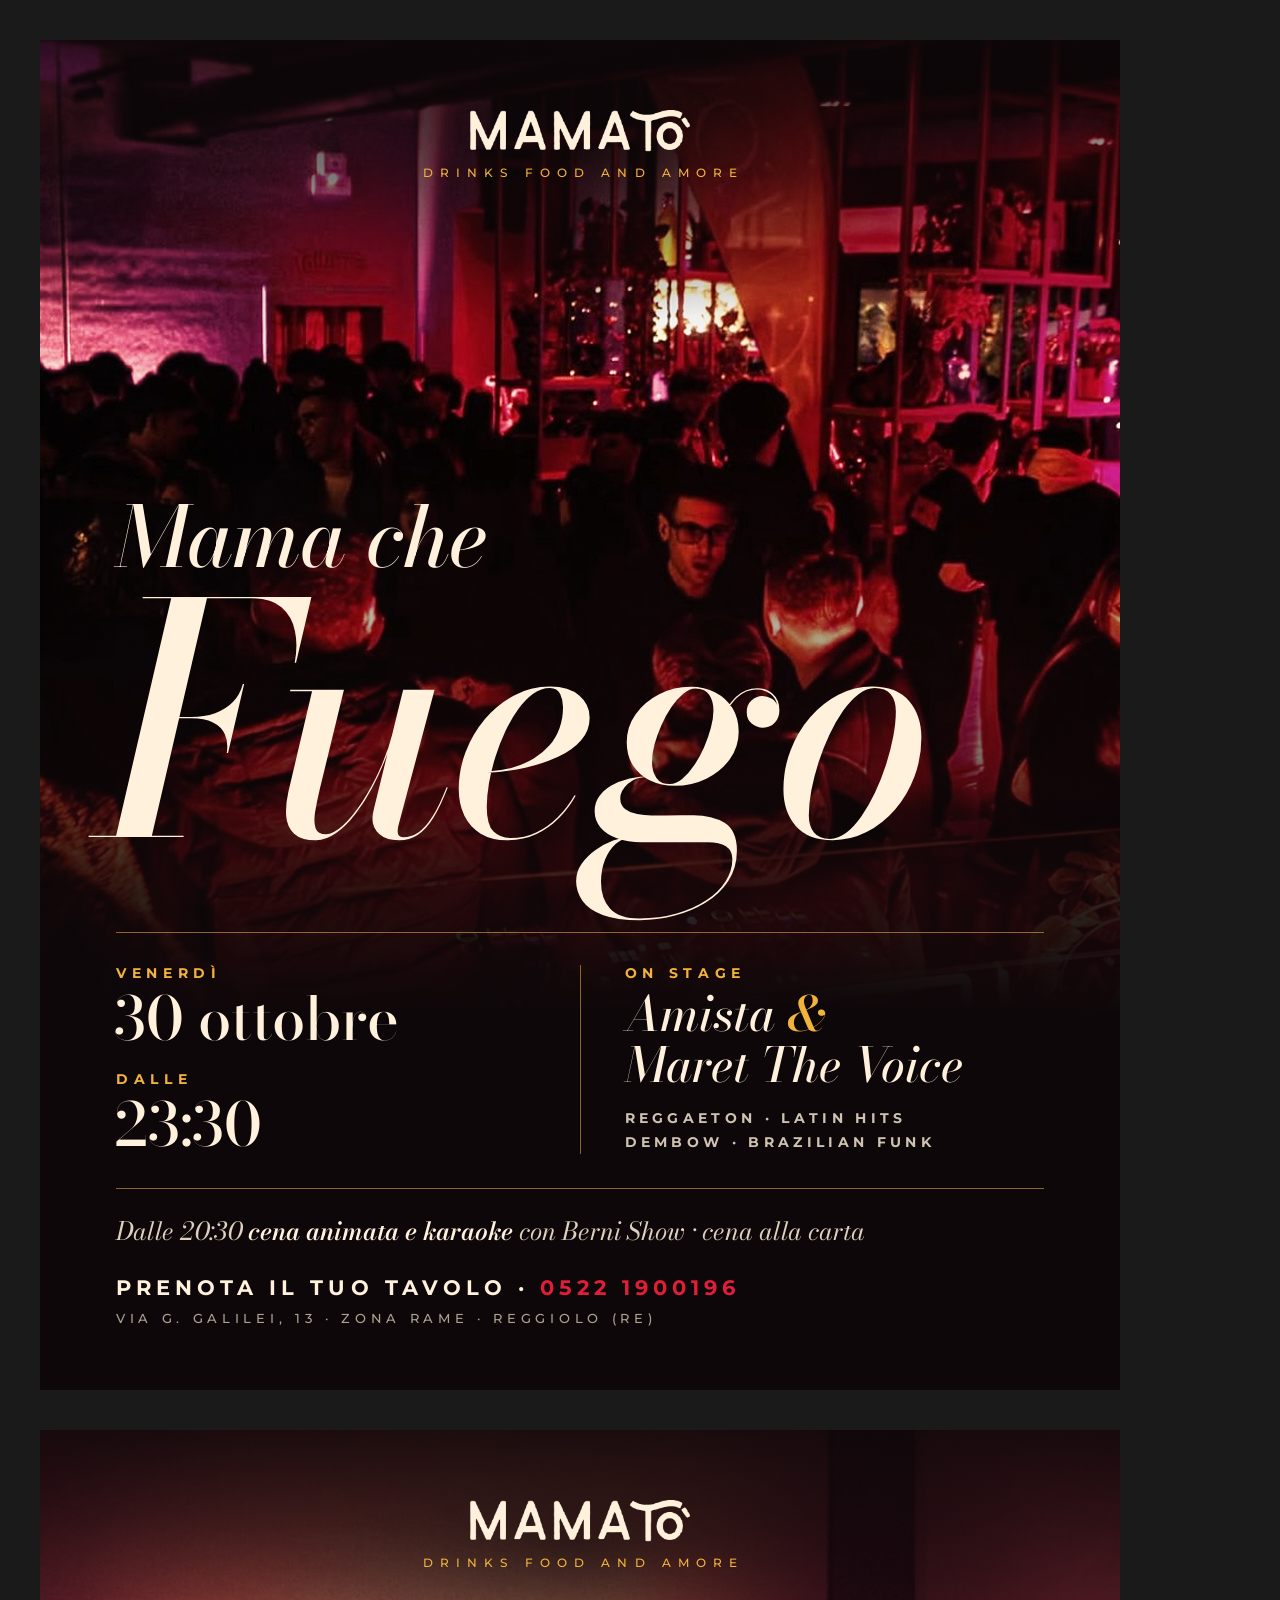
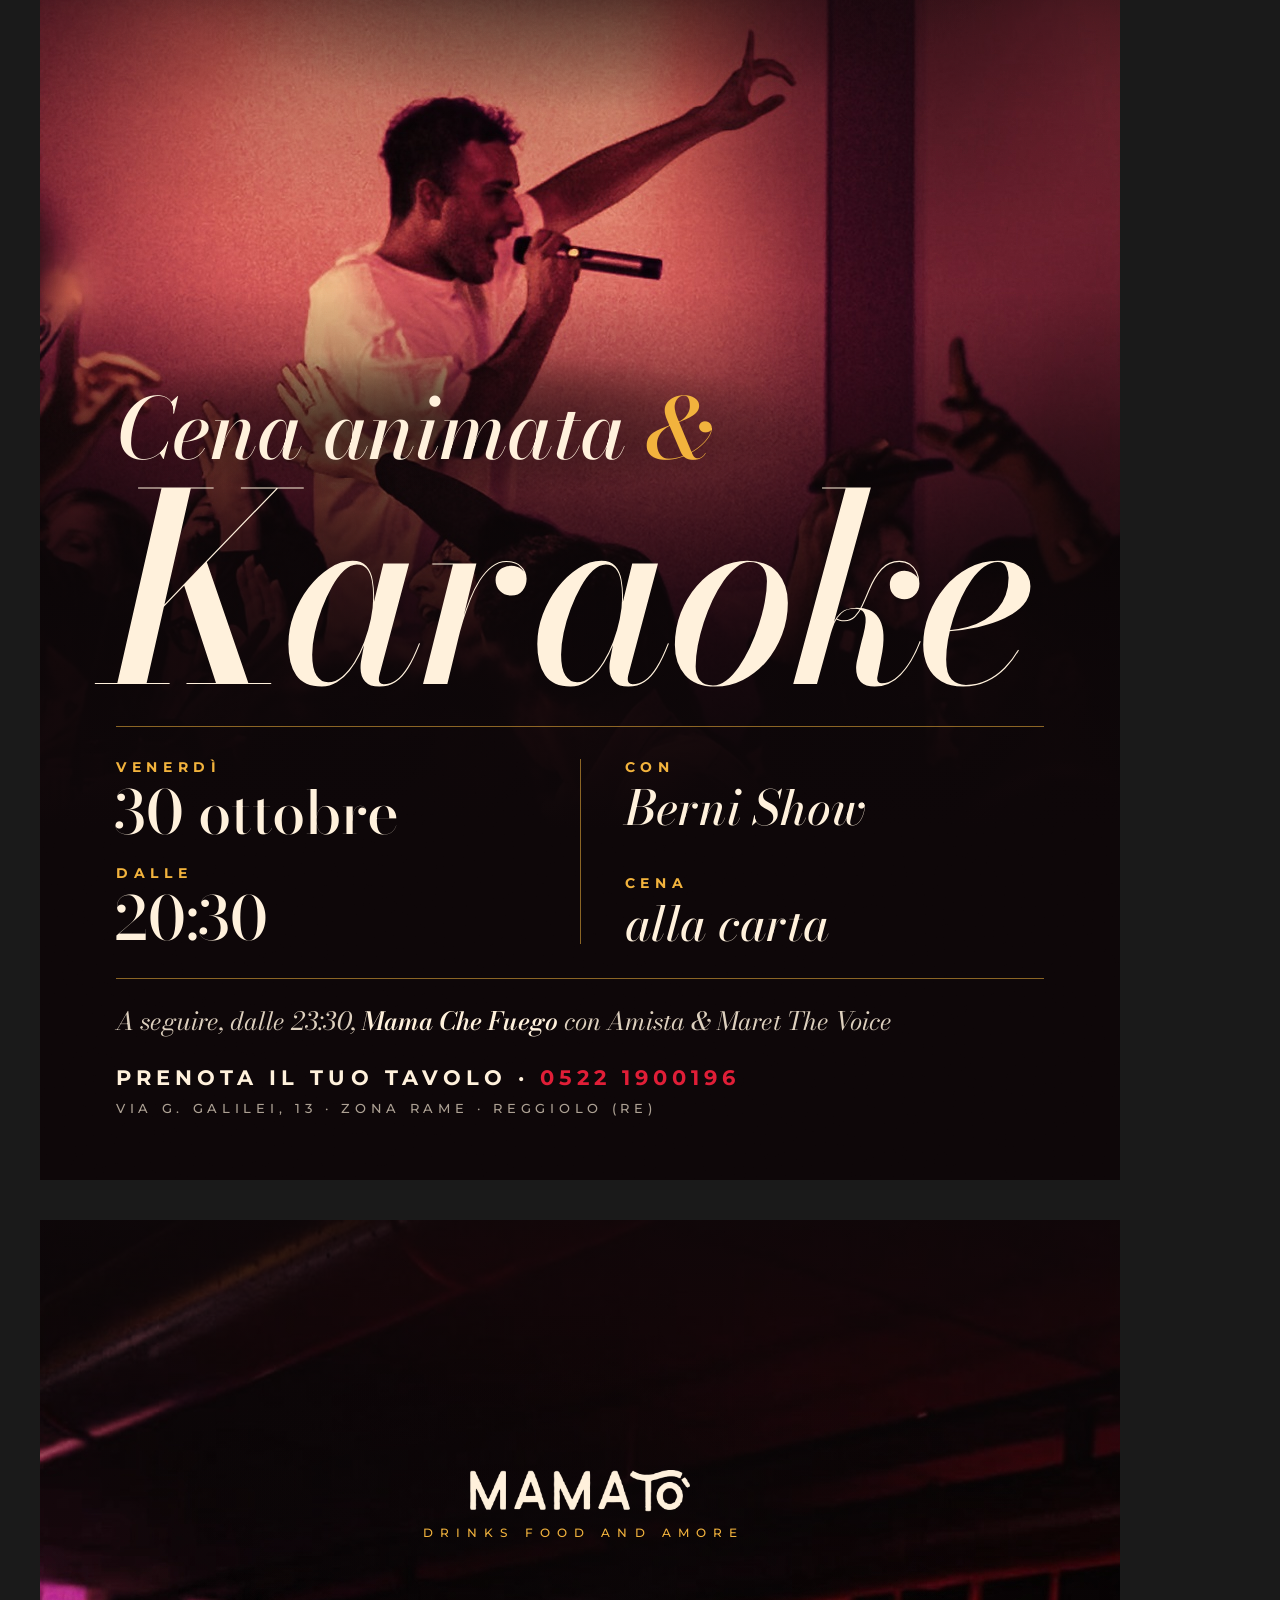
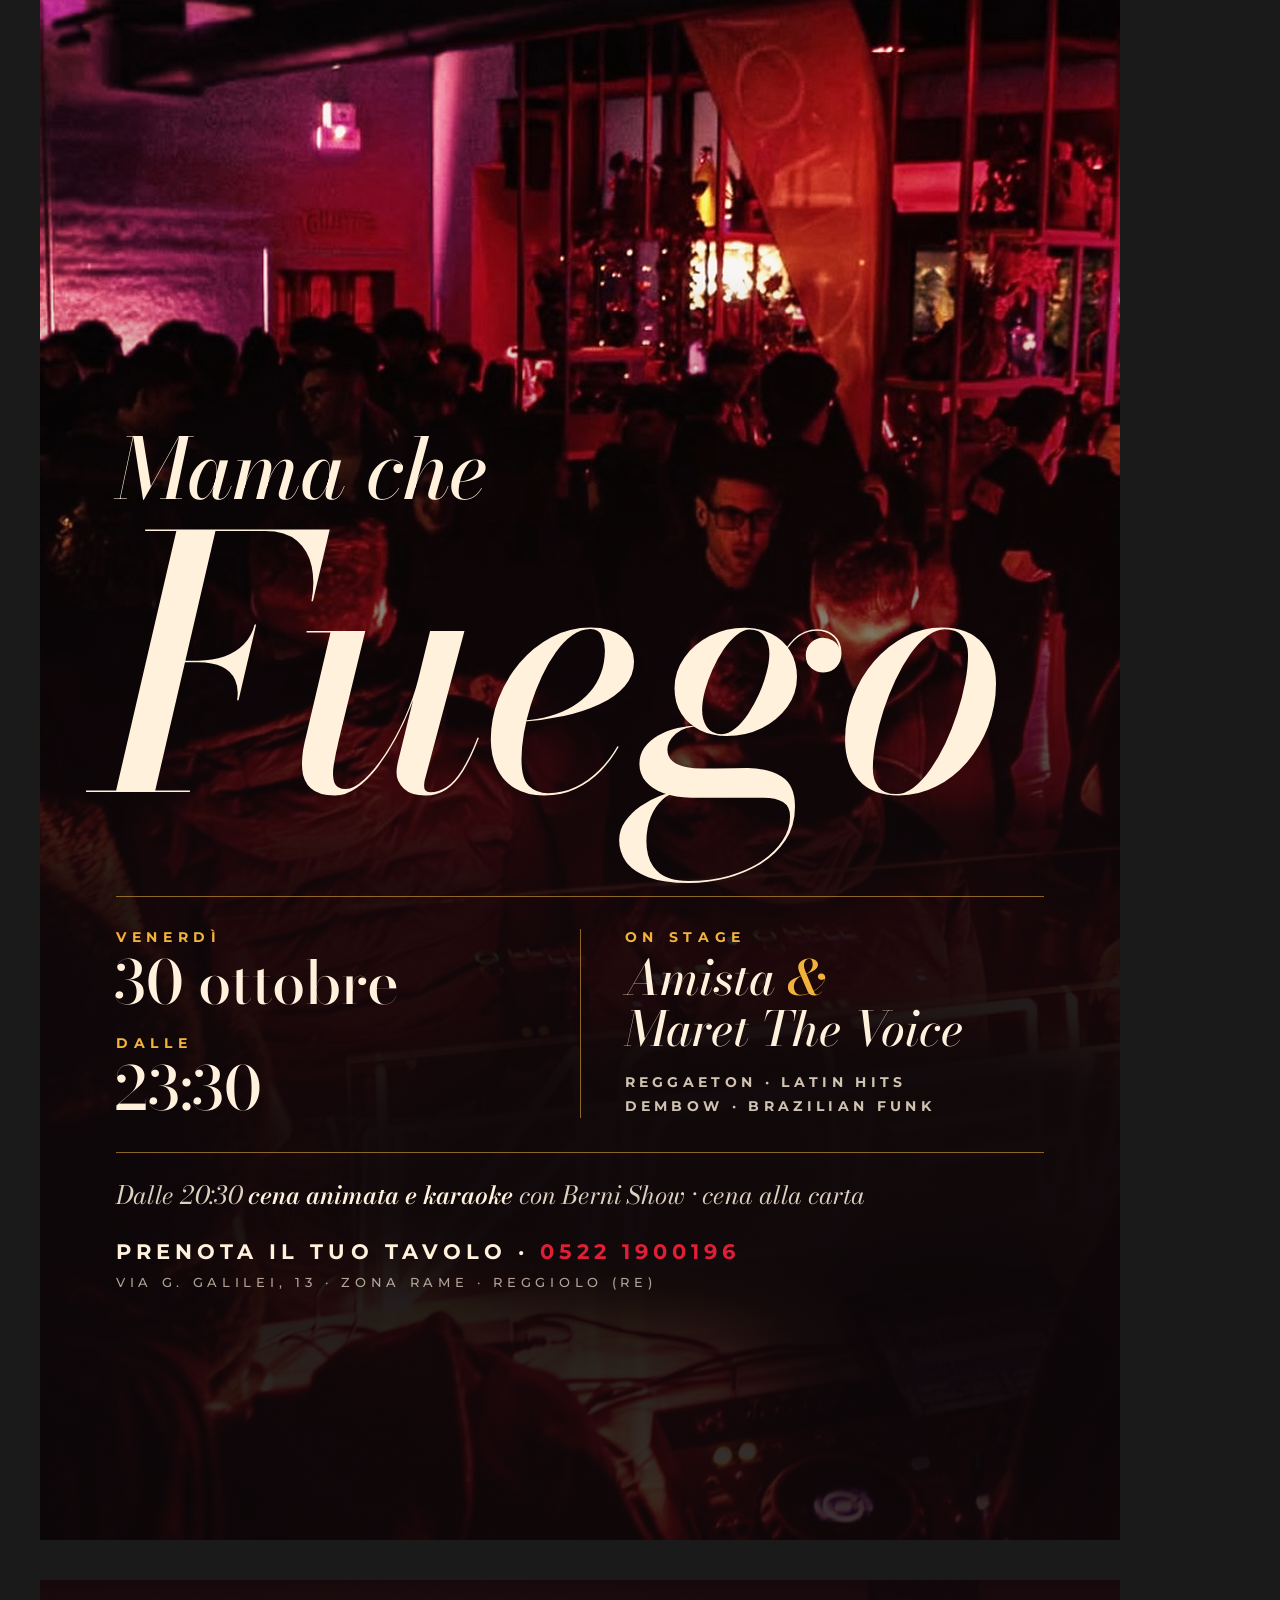
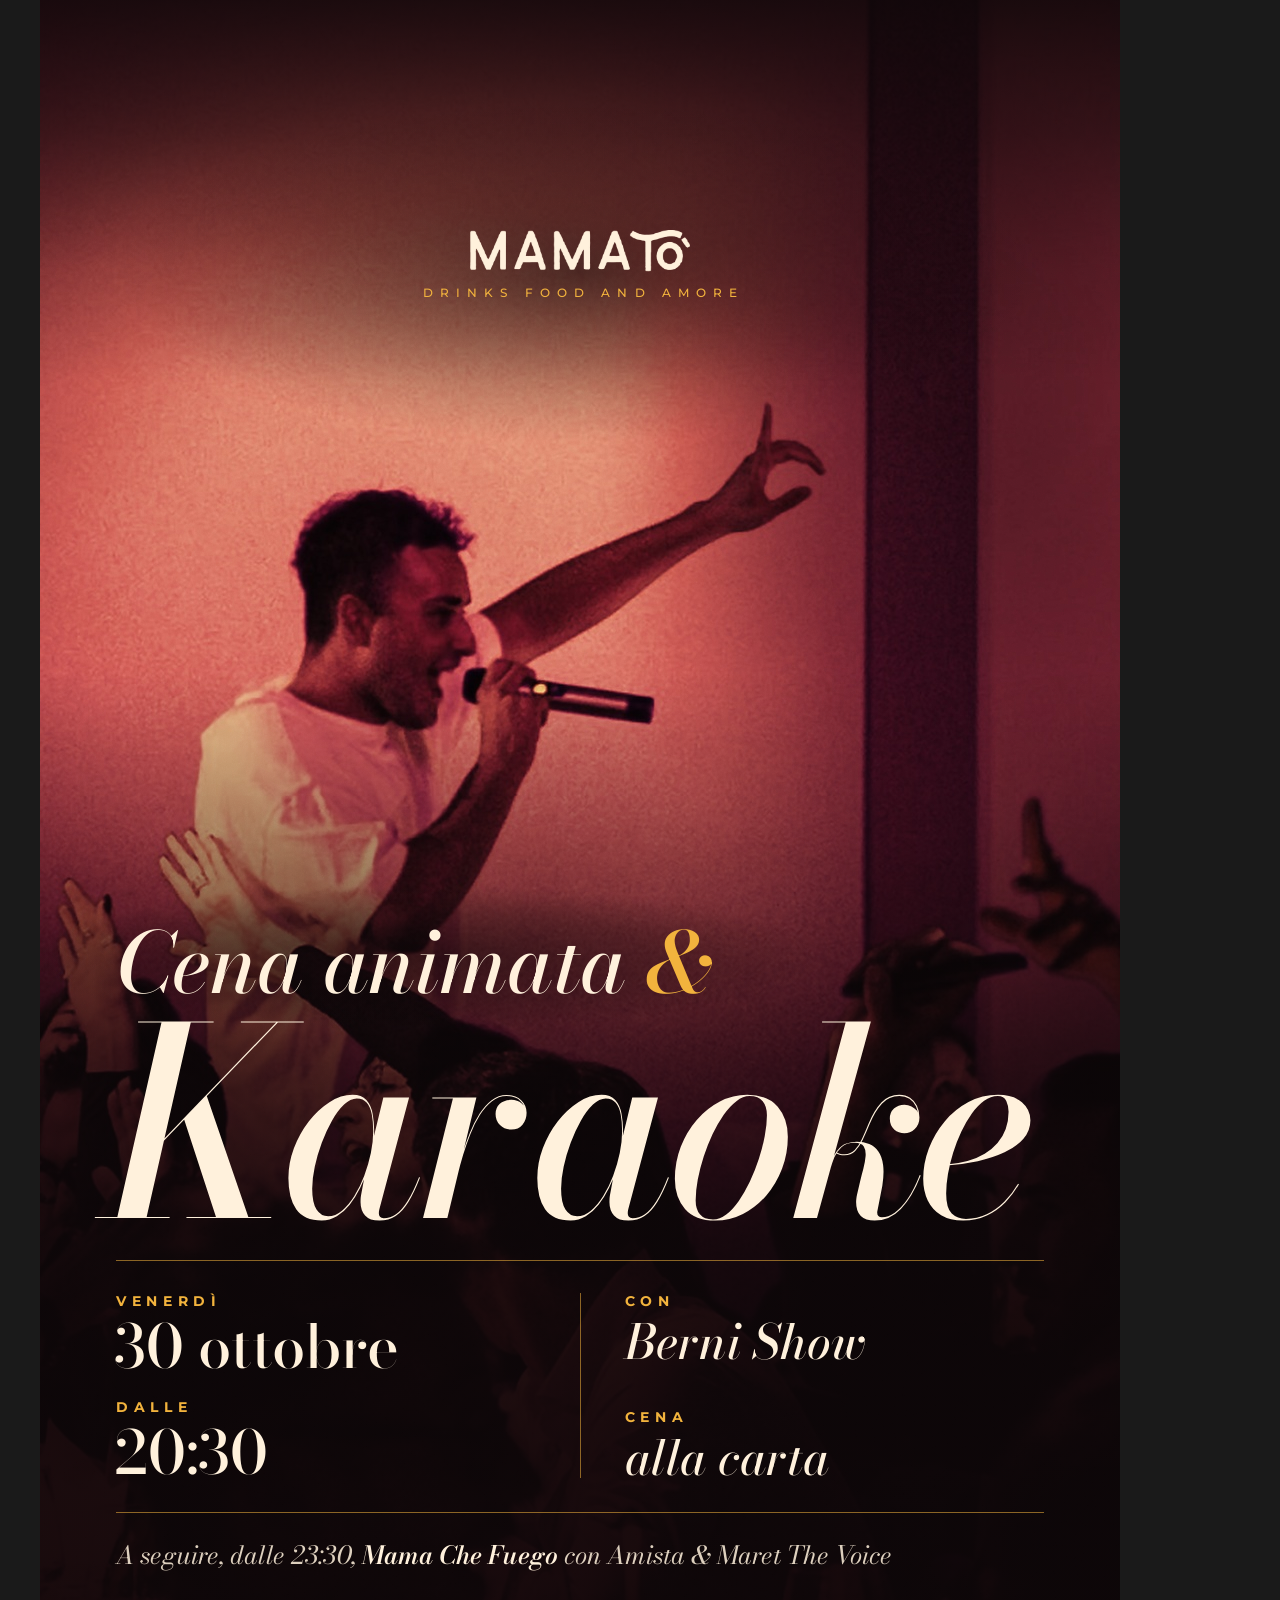
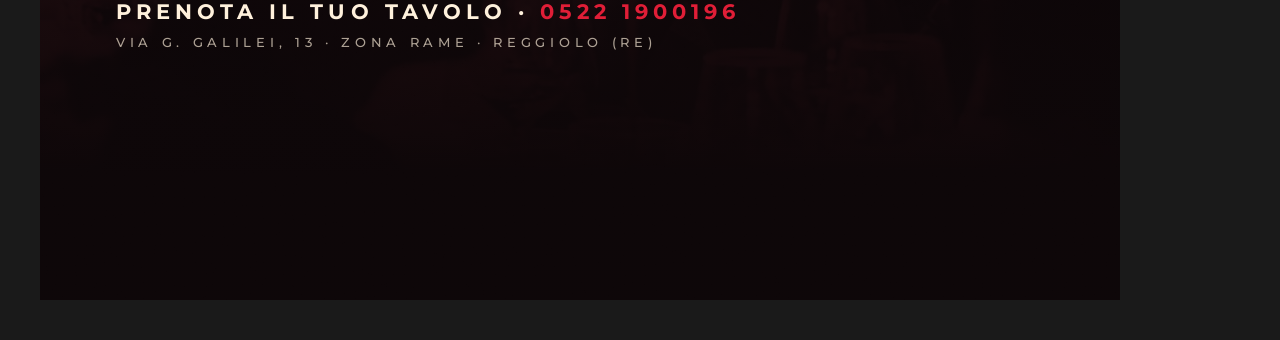
<file: mamato/v6/final/posters.html>
<!doctype html>
<html lang="it">
<head>
<meta charset="utf-8">
<meta name="viewport" content="width=device-width, initial-scale=1">
<title>Mamatò Editoriale</title>
<link rel="stylesheet" href="../../fonts/fonts.css">
<link rel="stylesheet" href="fonts/bodoni.css">
<style>
:root{
  --nero:#0D0608;
  --rosso:#E01E37;
  --oro:#F2B33D;
  --crema:#FFF1DC;
  --hair:rgba(242,179,61,.55);
}
*{box-sizing:border-box;margin:0;padding:0}
body{background:#1a1a1a;display:flex;flex-wrap:wrap;gap:40px;padding:40px;align-items:flex-start}
.board{position:relative;width:1080px;overflow:hidden;background:var(--nero);color:var(--crema);
  font-family:'Montserrat',sans-serif;-webkit-font-smoothing:antialiased;font-kerning:normal;
  font-feature-settings:"kern","liga","lnum"}
.board.feed{height:1350px}
.board.story{height:1920px}
.layer{position:absolute;inset:0;pointer-events:none}
.photo{position:absolute;display:block;max-width:none}

.mast{position:absolute;left:0;right:0;display:flex;flex-direction:column;align-items:center;z-index:3}
.mast img{height:42px;display:block}
.tag{margin-top:14px;font-size:11.5px;font-weight:500;letter-spacing:.62em;text-indent:.62em;color:var(--oro);text-transform:uppercase}

.copy{position:absolute;left:76px;right:76px;z-index:3}
.kicker{font-size:15px;font-weight:600;letter-spacing:.42em;text-transform:uppercase;color:var(--oro)}
.bod{font-family:'Bodoni Moda',serif;font-style:italic;font-variation-settings:"opsz" 96}
.pre{font-weight:500;font-size:84px;line-height:1;letter-spacing:-.01em;margin-bottom:14px;position:relative;display:inline-block;font-variation-settings:"opsz" 30}
/* soft local field behind the kicker so its hairlines survive over hands/shirt/wall */
.pre::before{content:'';position:absolute;left:-90px;right:-110px;top:-36px;bottom:-26px;z-index:-1;
  background:radial-gradient(closest-side,rgba(13,6,8,.55),rgba(13,6,8,.28) 60%,rgba(13,6,8,0))}
.title{display:block}
.title{font-weight:500;line-height:.8;letter-spacing:-.025em;margin-left:-.04em;font-variation-settings:"opsz" 40}
.amp{font-style:inherit;color:var(--oro)}
.hair{height:1px;background:var(--hair)}

.grid{display:grid;grid-template-columns:1fr 1px 1fr;column-gap:44px;padding:32px 0 34px;align-items:stretch}
.col{display:flex;flex-direction:column}
.col .note{margin-top:auto;padding-top:16px}
.col .lab.l2.push{margin-top:auto;padding-top:26px}
.grid .v{background:var(--hair)}
.lab{font-size:13.5px;font-weight:600;letter-spacing:.42em;text-transform:uppercase;color:var(--oro);margin-bottom:12px}
.date{font-family:'Bodoni Moda',serif;font-weight:500;font-size:60px;line-height:.86;letter-spacing:-.005em;font-variation-settings:"opsz" 72;margin-left:-.03em}
.lab.l2{margin-top:26px}
.note{font-size:13.5px;font-weight:600;letter-spacing:.32em;line-height:1.75;text-transform:uppercase;color:rgba(255,241,220,.8)}
.who{font-family:'Bodoni Moda',serif;font-style:italic;font-weight:500;font-size:48px;line-height:1.06;font-variation-settings:"opsz" 30;margin-top:-4px}

.also{font-family:'Bodoni Moda',serif;font-style:italic;font-weight:400;font-size:25px;line-height:1.35;color:rgba(255,241,220,.86);padding-top:26px;font-variation-settings:"opsz" 12}
.also b{font-weight:600;color:var(--crema)}
.book{margin-top:26px;font-size:21px;font-weight:700;letter-spacing:.24em;text-transform:uppercase}
.book span{color:var(--rosso)}
.addr{margin-top:10px;font-size:13px;font-weight:500;letter-spacing:.36em;text-transform:uppercase;opacity:.66}
.grain{mix-blend-mode:overlay;opacity:.09}
</style>
</head>
<body>
<div class="board feed"  id="latin-feed"></div>
<div class="board feed"  id="karaoke-feed"></div>
<div class="board story" id="latin-story"></div>
<div class="board story" id="karaoke-story"></div>

<script>
// Two moments, one system: same masthead, same grid, same type. Only photo + words change.
const P = {
  latin: {
    img:'img/latin.jpg',
    note:'Reggaeton · Latin hits<br>Dembow · Brazilian funk',
    pre:'Mama che', title:'Fuego', size:{feed:320, story:350}, gap:.26,
    time:'23:30', lab2:'On stage', who:'Amista <i class="amp">&amp;</i><br>Maret The Voice',
    also:'Dalle 20:30 <b>cena animata e karaoke</b> con Berni Show · cena alla carta',
    // photo placement [top, height, object-position]
    pos:{feed:[-130,-10,1300], story:[-174,0,1580]},
    shade:{
      feed:'linear-gradient(180deg,rgba(13,6,8,.85) 0%,rgba(13,6,8,.45) 8%,rgba(13,6,8,.1) 16%,rgba(13,6,8,0) 22%,rgba(13,6,8,0) 32%,rgba(13,6,8,.28) 42%,rgba(13,6,8,.55) 53%,rgba(13,6,8,.86) 63%,var(--nero) 72%)',
      story:'linear-gradient(180deg,rgba(13,6,8,.88) 0%,rgba(13,6,8,.55) 9%,rgba(13,6,8,.18) 16%,rgba(13,6,8,0) 22%,rgba(13,6,8,0) 34%,rgba(13,6,8,.3) 44%,rgba(13,6,8,.6) 55%,rgba(13,6,8,.9) 66%,rgba(13,6,8,.94) 84%,rgba(13,6,8,.8) 100%)'}
  },
  karaoke: {
    img:'img/karaoke.jpg',
    note:'Cena alla carta',
    pre:'Cena animata <i class="amp">&amp;</i>', title:'Karaoke', size:{feed:262, story:262}, gap:.12,
    time:'20:30', lab2:'Con', who:'Berni Show', pair:['Cena','alla carta'],
    also:'A seguire, dalle 23:30, <b>Mama Che Fuego</b> con Amista &amp; Maret The Voice',
    pos:{feed:[-50,-110,1460], story:[-256,-30,1700]},
    shade:{
      feed:'linear-gradient(180deg,rgba(13,6,8,.9) 0%,rgba(13,6,8,.66) 7%,rgba(13,6,8,.34) 14%,rgba(13,6,8,.12) 21%,rgba(13,6,8,0) 29%,rgba(13,6,8,0) 34%,rgba(13,6,8,.52) 46%,rgba(13,6,8,.86) 60%,var(--nero) 74%)',
      story:'linear-gradient(180deg,rgba(13,6,8,.92) 0%,rgba(13,6,8,.6) 8%,rgba(13,6,8,.2) 15%,rgba(13,6,8,0) 21%,rgba(13,6,8,0) 36%,rgba(13,6,8,.35) 46%,rgba(13,6,8,.66) 56%,rgba(13,6,8,.87) 66%,rgba(13,6,8,.9) 84%,rgba(13,6,8,.8) 100%)'}
  }
};

const grain = id => `<svg class="layer grain" width="100%" height="100%"><filter id="n${id}"><feTurbulence type="fractalNoise" baseFrequency=".9" numOctaves="2" seed="7"/><feColorMatrix type="saturate" values="0"/></filter><rect width="100%" height="100%" filter="url(#n${id})"/></svg>`;

function build(el){
  const [kind, fmt] = el.id.split('-'), d = P[kind], story = fmt==='story';
  const T = story ? 250 : 70, B = story ? 250 : 64;
  el.innerHTML = `
    <img class="photo" src="img/${el.id}.jpg" style="left:0;top:0;width:1080px">
    <div class="layer" style="background:${d.shade[fmt]}"></div>
    <div class="layer" style="background:radial-gradient(ellipse 460px 170px at 50% ${T+42}px,rgba(13,6,8,.62),rgba(13,6,8,0) 100%)"></div>
    <div class="mast" style="top:${T}px"><img src="img/logo-crema.png" alt="Mamatò"><div class="tag">Drinks food and amore</div></div>
    <div class="copy" style="bottom:${B}px">
      <div class="bod pre">${d.pre}</div>
      <div class="bod title" style="font-size:${d.size[fmt]}px">${d.title}</div>
      <div class="hair" style="margin-top:${Math.round(d.size[fmt]*d.gap)}px"></div>
      <div class="grid">
        <div class="col"><div class="lab">Venerdì</div><div class="date">30 ottobre</div><div class="lab l2">Dalle</div><div class="date">${d.time}</div></div>
        <div class="v"></div>
        <div class="col"><div class="lab">${d.lab2}</div><div class="who"${d.pair ? ' style="line-height:.86;margin-top:0"' : ''}>${d.who}</div>${d.pair ? `<div class="lab l2 push">${d.pair[0]}</div><div class="who" style="line-height:.86;margin-top:0">${d.pair[1]}</div>` : `<div class="note">${d.note}</div>`}</div>
      </div>
      <div class="hair"></div>
      <div class="also">${d.also}</div>
      <div class="book">Prenota il tuo tavolo · <span>0522 1900196</span></div>
      <div class="addr">Via G. Galilei, 13 · Zona Rame · Reggiolo (RE)</div>
    </div>
    ${grain(el.id)}`;
}

document.fonts.ready.then(async () => {
  document.querySelectorAll('.board').forEach(build);
  await document.fonts.ready;
  await Promise.all([...document.images].map(i => i.decode().catch(() => {})));
  document.body.dataset.ready = '1';
});
</script>
</body>
</html>
</file>
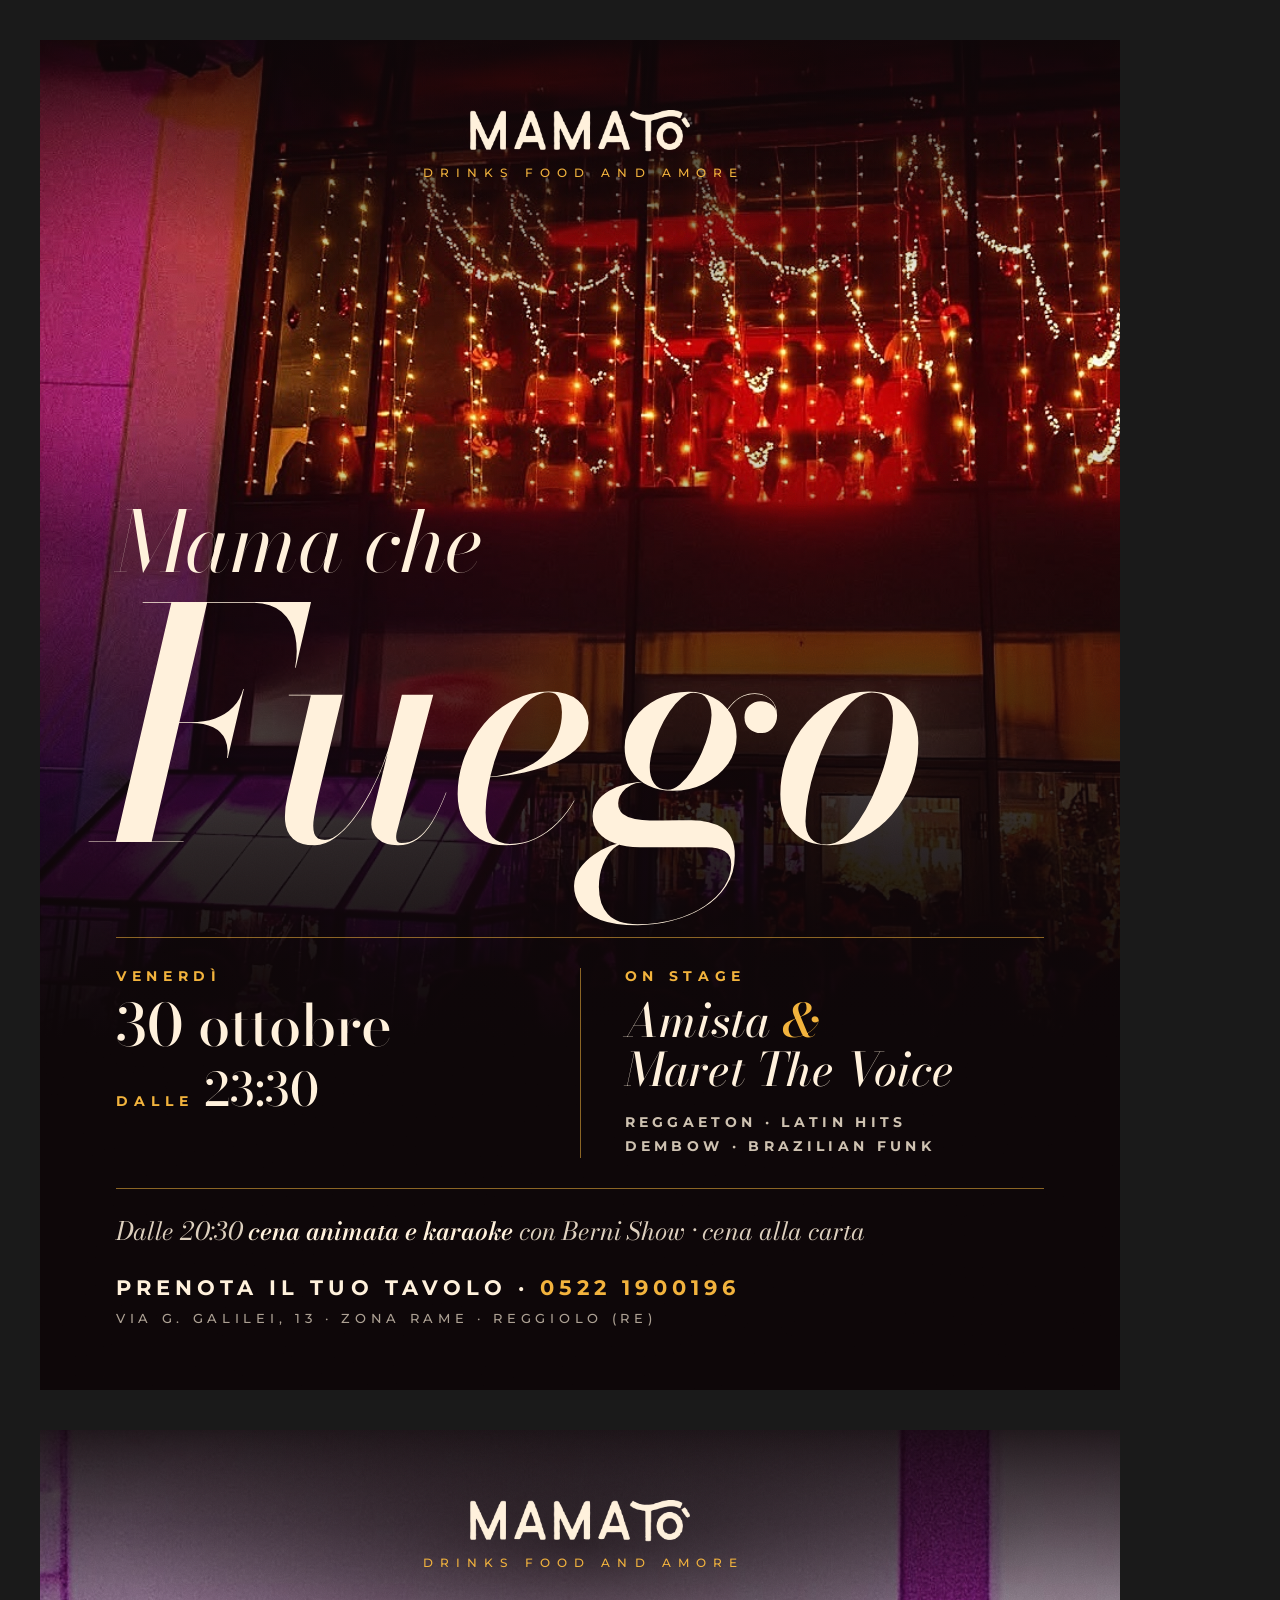
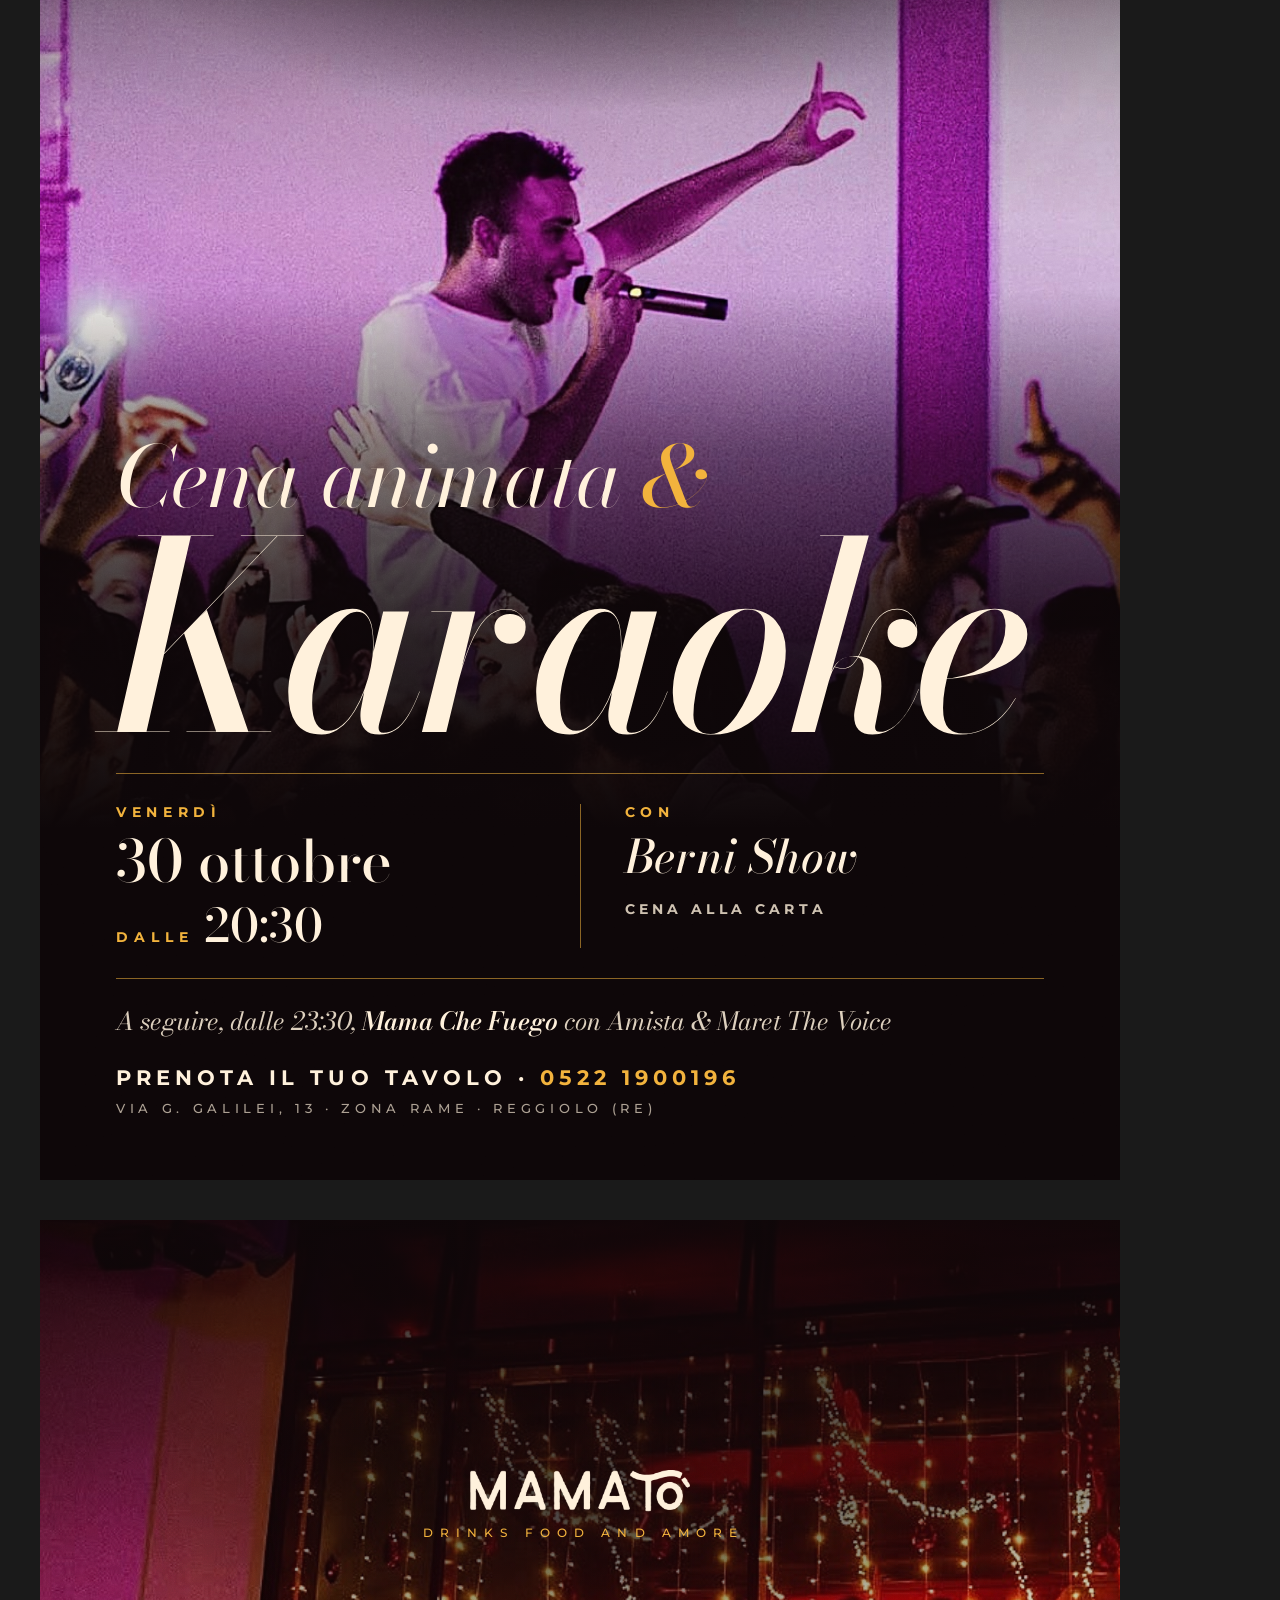
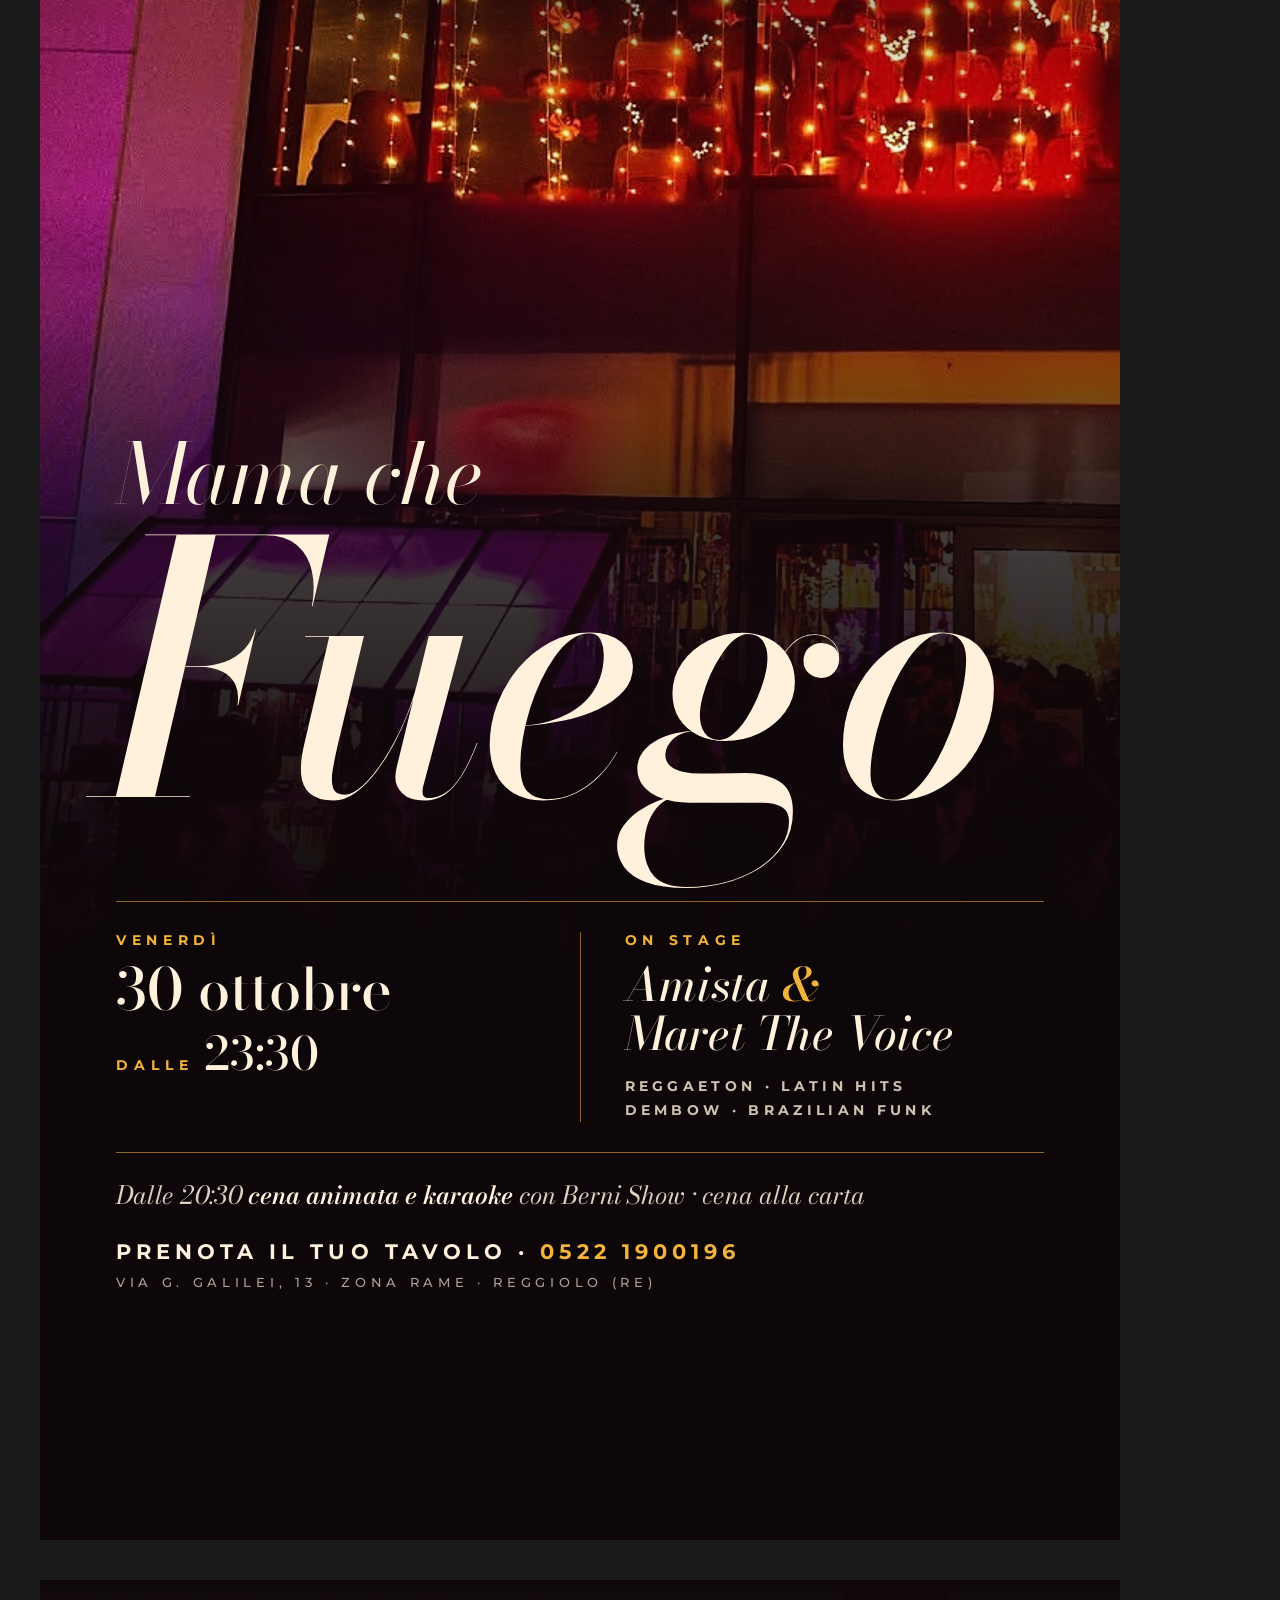
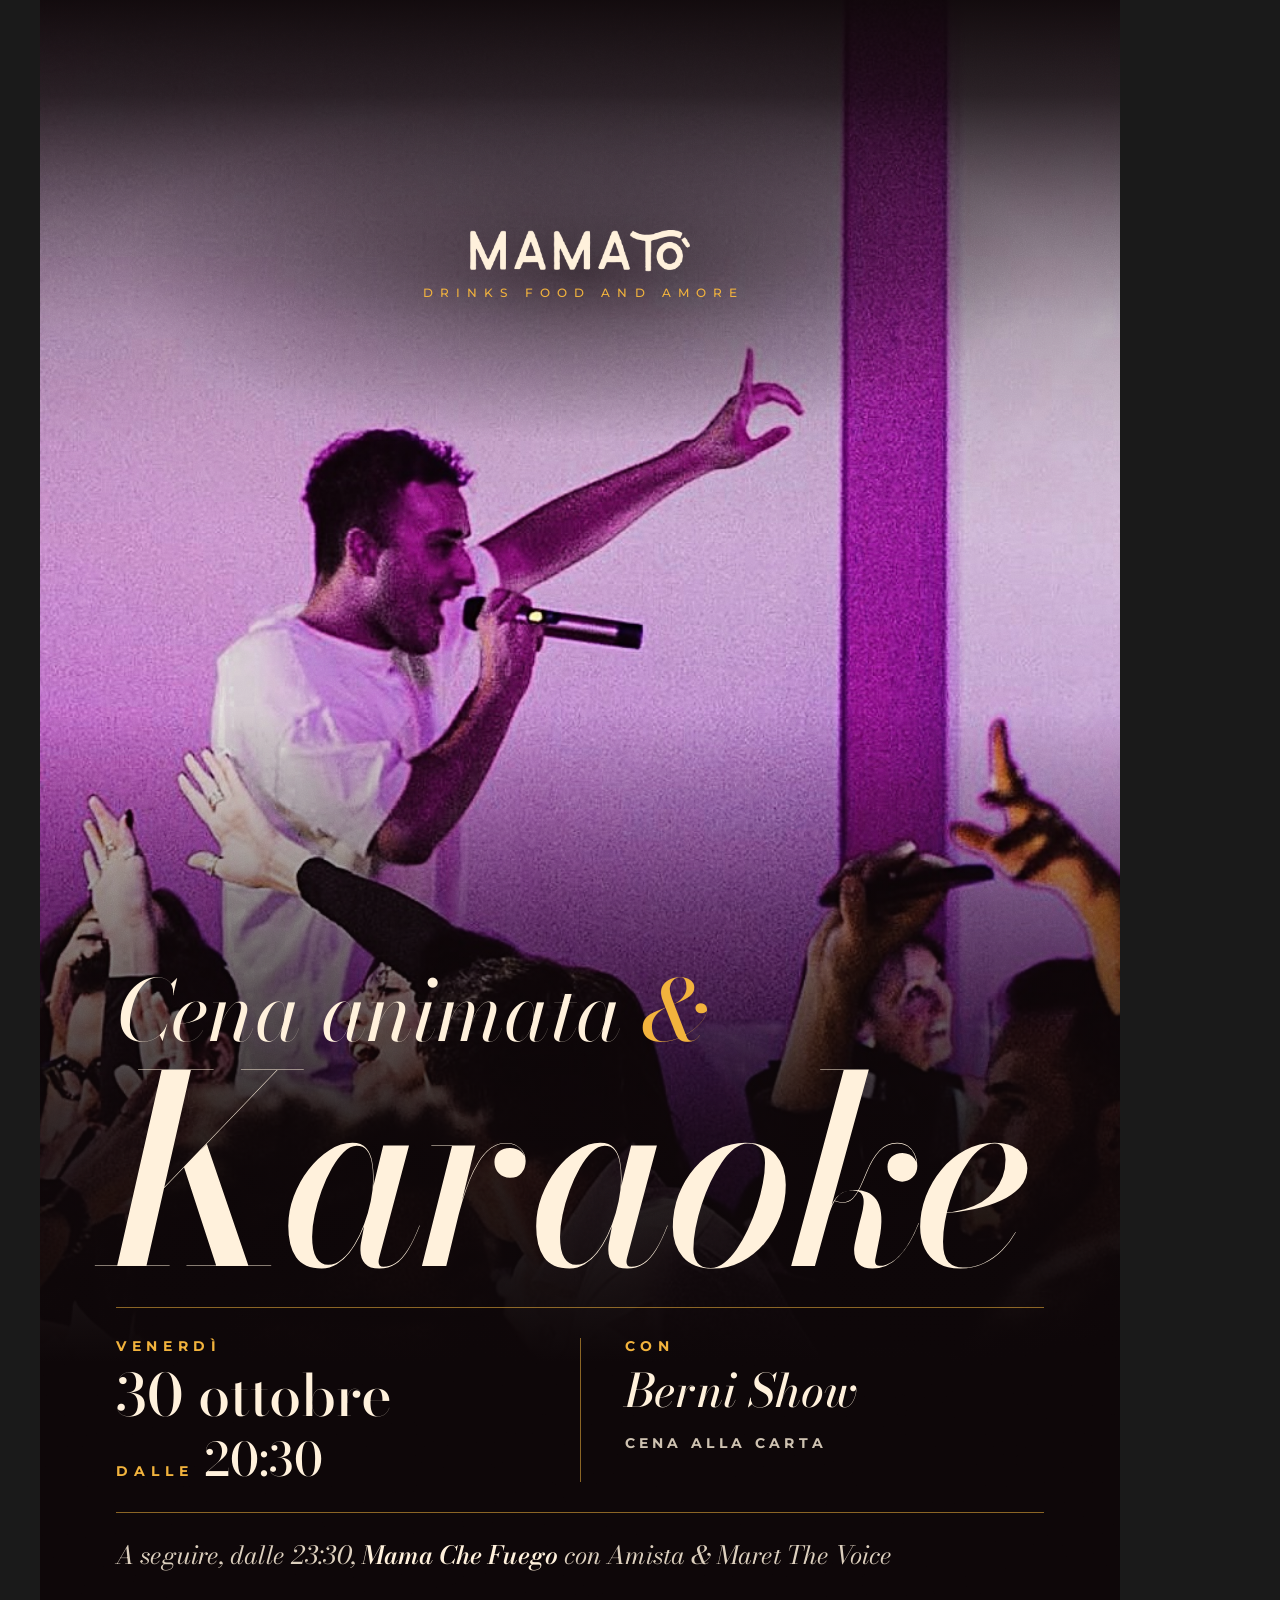
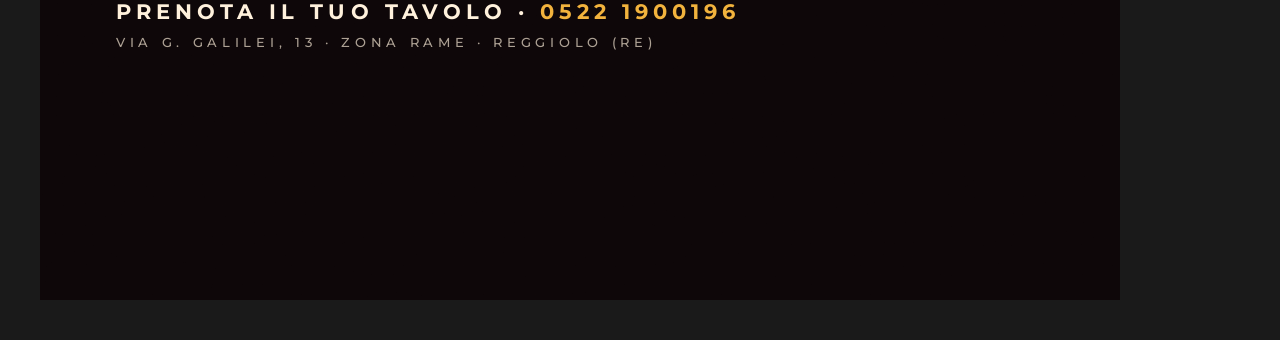
<file: mamato/v6/team-1/posters.html>
<!doctype html>
<html lang="it">
<head>
<meta charset="utf-8">
<meta name="viewport" content="width=device-width, initial-scale=1">
<title>Mamatò Editoriale</title>
<link rel="stylesheet" href="../../fonts/fonts.css">
<link rel="stylesheet" href="fonts/bodoni.css">
<style>
:root{
  --nero:#0D0608;
  --rosso:#E01E37;
  --oro:#F2B33D;
  --crema:#FFF1DC;
  --hair:rgba(242,179,61,.55);
}
*{box-sizing:border-box;margin:0;padding:0}
body{background:#1a1a1a;display:flex;flex-wrap:wrap;gap:40px;padding:40px;align-items:flex-start}
.board{position:relative;width:1080px;overflow:hidden;background:var(--nero);color:var(--crema);
  font-family:'Montserrat',sans-serif;-webkit-font-smoothing:antialiased;font-kerning:normal;
  font-feature-settings:"kern","liga","lnum"}
.board.feed{height:1350px}
.board.story{height:1920px}
.layer{position:absolute;inset:0;pointer-events:none}
.photo{position:absolute;display:block;max-width:none}

.mast{position:absolute;left:0;right:0;display:flex;flex-direction:column;align-items:center;z-index:3}
.mast img{height:42px;display:block}
.tag{margin-top:14px;font-size:11.5px;font-weight:500;letter-spacing:.62em;text-indent:.62em;color:var(--oro);text-transform:uppercase}

.copy{position:absolute;left:76px;right:76px;z-index:3}
.kicker{font-size:15px;font-weight:600;letter-spacing:.42em;text-transform:uppercase;color:var(--oro)}
.bod{font-family:'Bodoni Moda',serif;font-style:italic;font-variation-settings:"opsz" 96}
.pre{font-weight:400;font-size:84px;line-height:1;letter-spacing:-.01em;margin-bottom:14px}
.title{font-weight:500;line-height:.8;letter-spacing:-.025em;margin-left:-.04em}
.amp{font-style:inherit;color:var(--oro)}
.hair{height:1px;background:var(--hair)}

.grid{display:grid;grid-template-columns:1fr 1px 1fr;column-gap:44px;padding:30px 0 30px}
.grid .v{background:var(--hair)}
.lab{font-size:13.5px;font-weight:600;letter-spacing:.42em;text-transform:uppercase;color:var(--oro);margin-bottom:12px}
.date{font-family:'Bodoni Moda',serif;font-weight:500;font-size:58px;line-height:1;letter-spacing:-.005em;font-variation-settings:"opsz" 72}
.time{margin-top:12px;font-family:'Bodoni Moda',serif;font-weight:500;font-size:46px;line-height:1;font-variation-settings:"opsz" 48;display:flex;align-items:baseline;gap:16px}
.time span{font-family:'Montserrat';font-size:14px;font-weight:600;letter-spacing:.42em;margin-right:-.42em;text-transform:uppercase;color:var(--oro)}
.note{margin-top:16px;font-size:13.5px;font-weight:600;letter-spacing:.32em;line-height:1.75;text-transform:uppercase;color:rgba(255,241,220,.8)}
.who{font-family:'Bodoni Moda',serif;font-style:italic;font-weight:500;font-size:46px;line-height:1.08;font-variation-settings:"opsz" 30}

.also{font-family:'Bodoni Moda',serif;font-style:italic;font-weight:400;font-size:25px;line-height:1.35;color:rgba(255,241,220,.86);padding-top:26px;font-variation-settings:"opsz" 12}
.also b{font-weight:600;color:var(--crema)}
.book{margin-top:26px;font-size:21px;font-weight:700;letter-spacing:.24em;text-transform:uppercase}
.book span{color:var(--oro)}
.addr{margin-top:10px;font-size:13px;font-weight:500;letter-spacing:.36em;text-transform:uppercase;opacity:.66}
.grain{mix-blend-mode:overlay;opacity:.16}
</style>
</head>
<body>
<div class="board feed"  id="latin-feed"></div>
<div class="board feed"  id="karaoke-feed"></div>
<div class="board story" id="latin-story"></div>
<div class="board story" id="karaoke-story"></div>

<script>
// Two moments, one system: same masthead, same grid, same type. Only photo + words change.
const P = {
  latin: {
    img:'img/latin.jpg',
    note:'Reggaeton · Latin hits<br>Dembow · Brazilian funk',
    pre:'Mama che', title:'Fuego', size:{feed:320, story:350}, gap:.26,
    time:'23:30', lab2:'On stage', who:'Amista <i class="amp">&amp;</i><br>Maret The Voice',
    also:'Dalle 20:30 <b>cena animata e karaoke</b> con Berni Show · cena alla carta',
    // photo placement [top, height, object-position]
    pos:{feed:[-130,-10,1300], story:[-174,0,1580]},
    shade:{
      feed:'linear-gradient(180deg,rgba(13,6,8,.9) 0%,rgba(13,6,8,.5) 7%,rgba(13,6,8,.12) 15%,rgba(13,6,8,0) 22%,rgba(13,6,8,0) 28%,rgba(13,6,8,.45) 37%,rgba(13,6,8,.7) 47%,rgba(13,6,8,.88) 60%,var(--nero) 74%)',
      story:'linear-gradient(180deg,rgba(13,6,8,.92) 0%,rgba(13,6,8,.62) 11%,rgba(13,6,8,.22) 19%,rgba(13,6,8,.04) 26%,rgba(13,6,8,0) 30%,rgba(13,6,8,.5) 39%,rgba(13,6,8,.78) 47%,rgba(13,6,8,.9) 58%,var(--nero) 70%)'}
  },
  karaoke: {
    img:'img/karaoke.jpg',
    note:'Cena alla carta',
    pre:'Cena animata <i class="amp">&amp;</i>', title:'Karaoke', size:{feed:262, story:262}, gap:.12,
    time:'20:30', lab2:'Con', who:'Berni Show',
    also:'A seguire, dalle 23:30, <b>Mama Che Fuego</b> con Amista &amp; Maret The Voice',
    pos:{feed:[-50,-110,1460], story:[-256,-30,1700]},
    shade:{
      feed:'linear-gradient(180deg,rgba(13,6,8,.9) 0%,rgba(13,6,8,.66) 7%,rgba(13,6,8,.34) 14%,rgba(13,6,8,.12) 21%,rgba(13,6,8,0) 29%,rgba(13,6,8,0) 34%,rgba(13,6,8,.52) 46%,rgba(13,6,8,.86) 60%,var(--nero) 74%)',
      story:'linear-gradient(180deg,var(--nero) 0%,rgba(13,6,8,.86) 6%,rgba(13,6,8,.5) 12%,rgba(13,6,8,.2) 18%,rgba(13,6,8,.06) 24%,rgba(13,6,8,0) 29%,rgba(13,6,8,0) 38%,rgba(13,6,8,.45) 48%,rgba(13,6,8,.86) 60%,var(--nero) 72%)'}
  }
};

const grain = id => `<svg class="layer grain" width="100%" height="100%"><filter id="n${id}"><feTurbulence type="fractalNoise" baseFrequency=".9" numOctaves="2" seed="7"/><feColorMatrix type="saturate" values="0"/></filter><rect width="100%" height="100%" filter="url(#n${id})"/></svg>`;

function build(el){
  const [kind, fmt] = el.id.split('-'), d = P[kind], story = fmt==='story';
  const T = story ? 250 : 70, B = story ? 250 : 64;
  const [pl, pt, ph] = d.pos[fmt];
  el.innerHTML = `
    <img class="photo" src="${d.img}" style="left:${pl}px;top:${pt}px;height:${ph}px">
    <div class="layer" style="background:${d.shade[fmt]}"></div>
    <div class="layer" style="background:radial-gradient(ellipse 460px 170px at 50% ${T+42}px,rgba(13,6,8,.62),rgba(13,6,8,0) 100%)"></div>
    <div class="mast" style="top:${T}px"><img src="img/logo-crema.png" alt="Mamatò"><div class="tag">Drinks food and amore</div></div>
    <div class="copy" style="bottom:${B}px">
      <div class="bod pre">${d.pre}</div>
      <div class="bod title" style="font-size:${d.size[fmt]}px">${d.title}</div>
      <div class="hair" style="margin-top:${Math.round(d.size[fmt]*d.gap)}px"></div>
      <div class="grid">
        <div><div class="lab">Venerdì</div><div class="date">30 ottobre</div><div class="time"><span>dalle</span>${d.time}</div></div>
        <div class="v"></div>
        <div><div class="lab">${d.lab2}</div><div class="who">${d.who}</div><div class="note">${d.note}</div></div>
      </div>
      <div class="hair"></div>
      <div class="also">${d.also}</div>
      <div class="book">Prenota il tuo tavolo · <span>0522 1900196</span></div>
      <div class="addr">Via G. Galilei, 13 · Zona Rame · Reggiolo (RE)</div>
    </div>
    ${grain(el.id)}`;
}

document.fonts.ready.then(async () => {
  document.querySelectorAll('.board').forEach(build);
  await document.fonts.ready;
  await Promise.all([...document.images].map(i => i.decode().catch(() => {})));
  document.body.dataset.ready = '1';
});
</script>
</body>
</html>
</file>
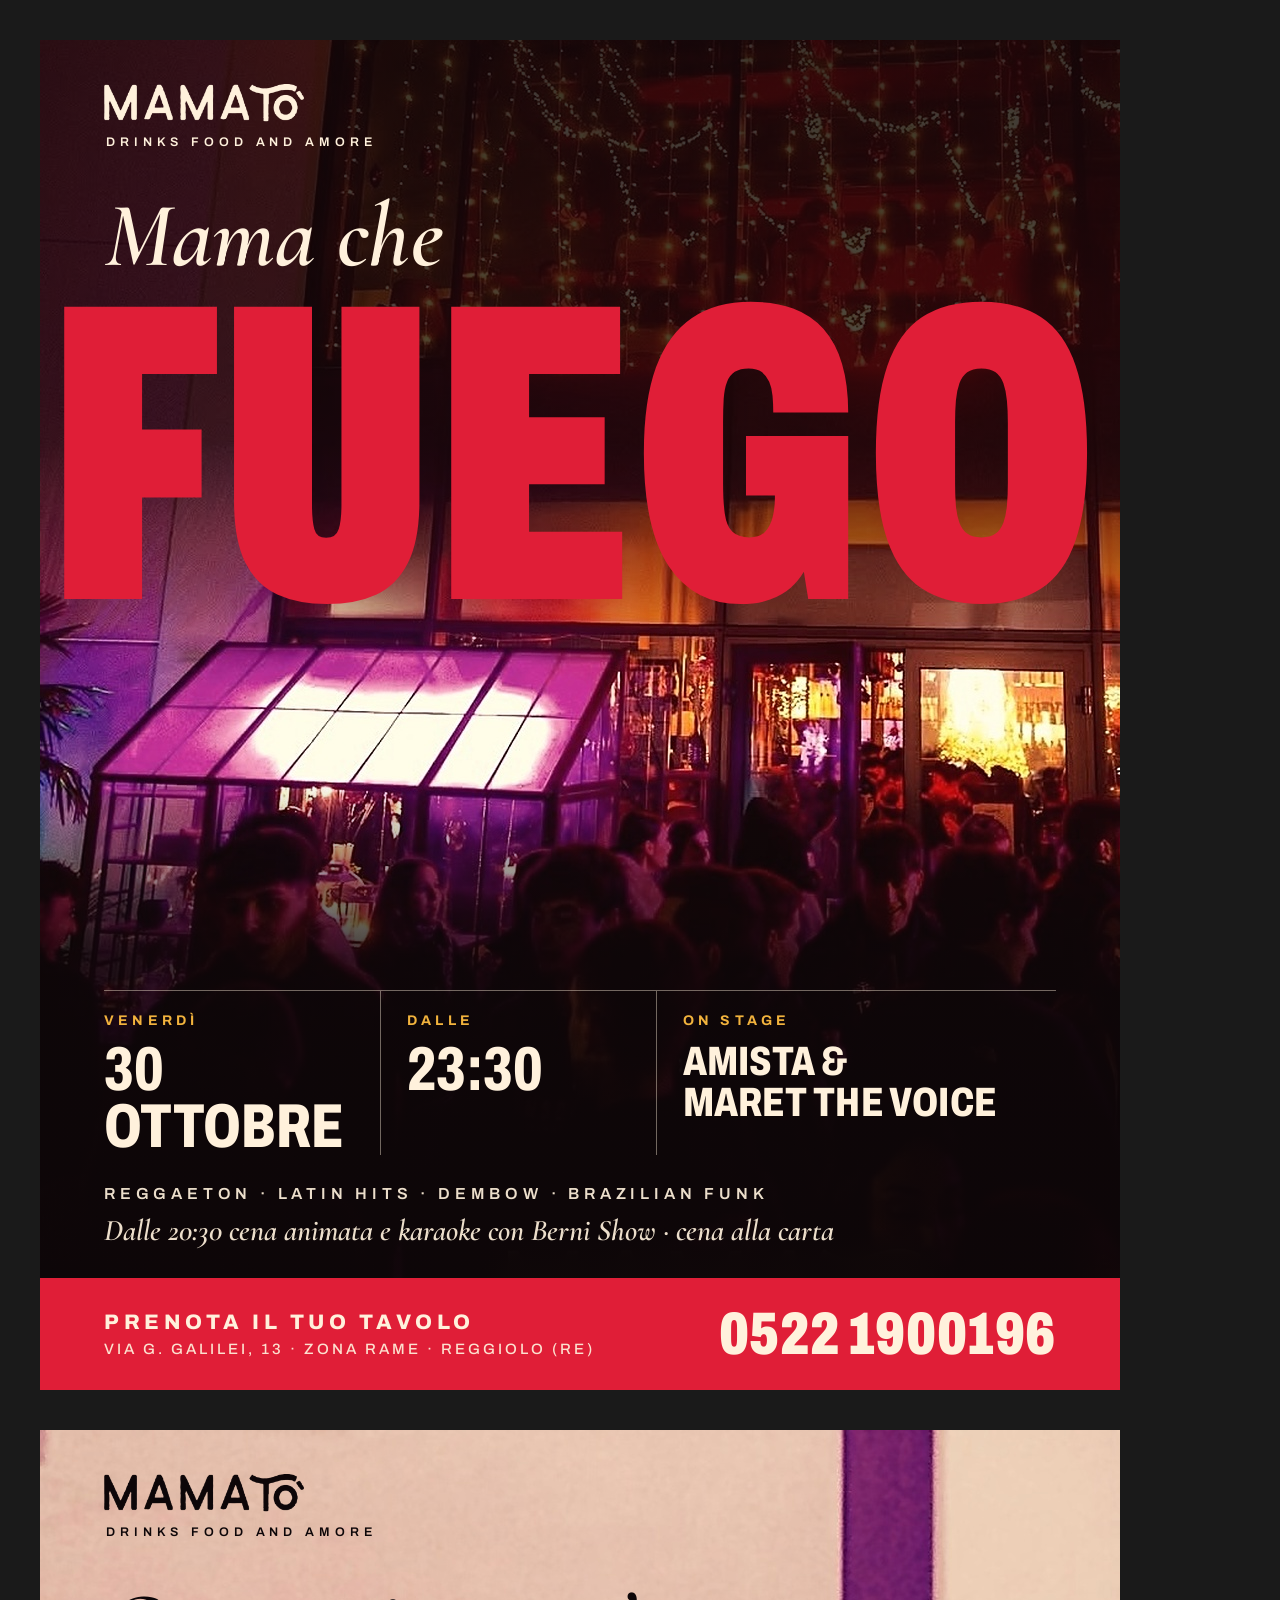
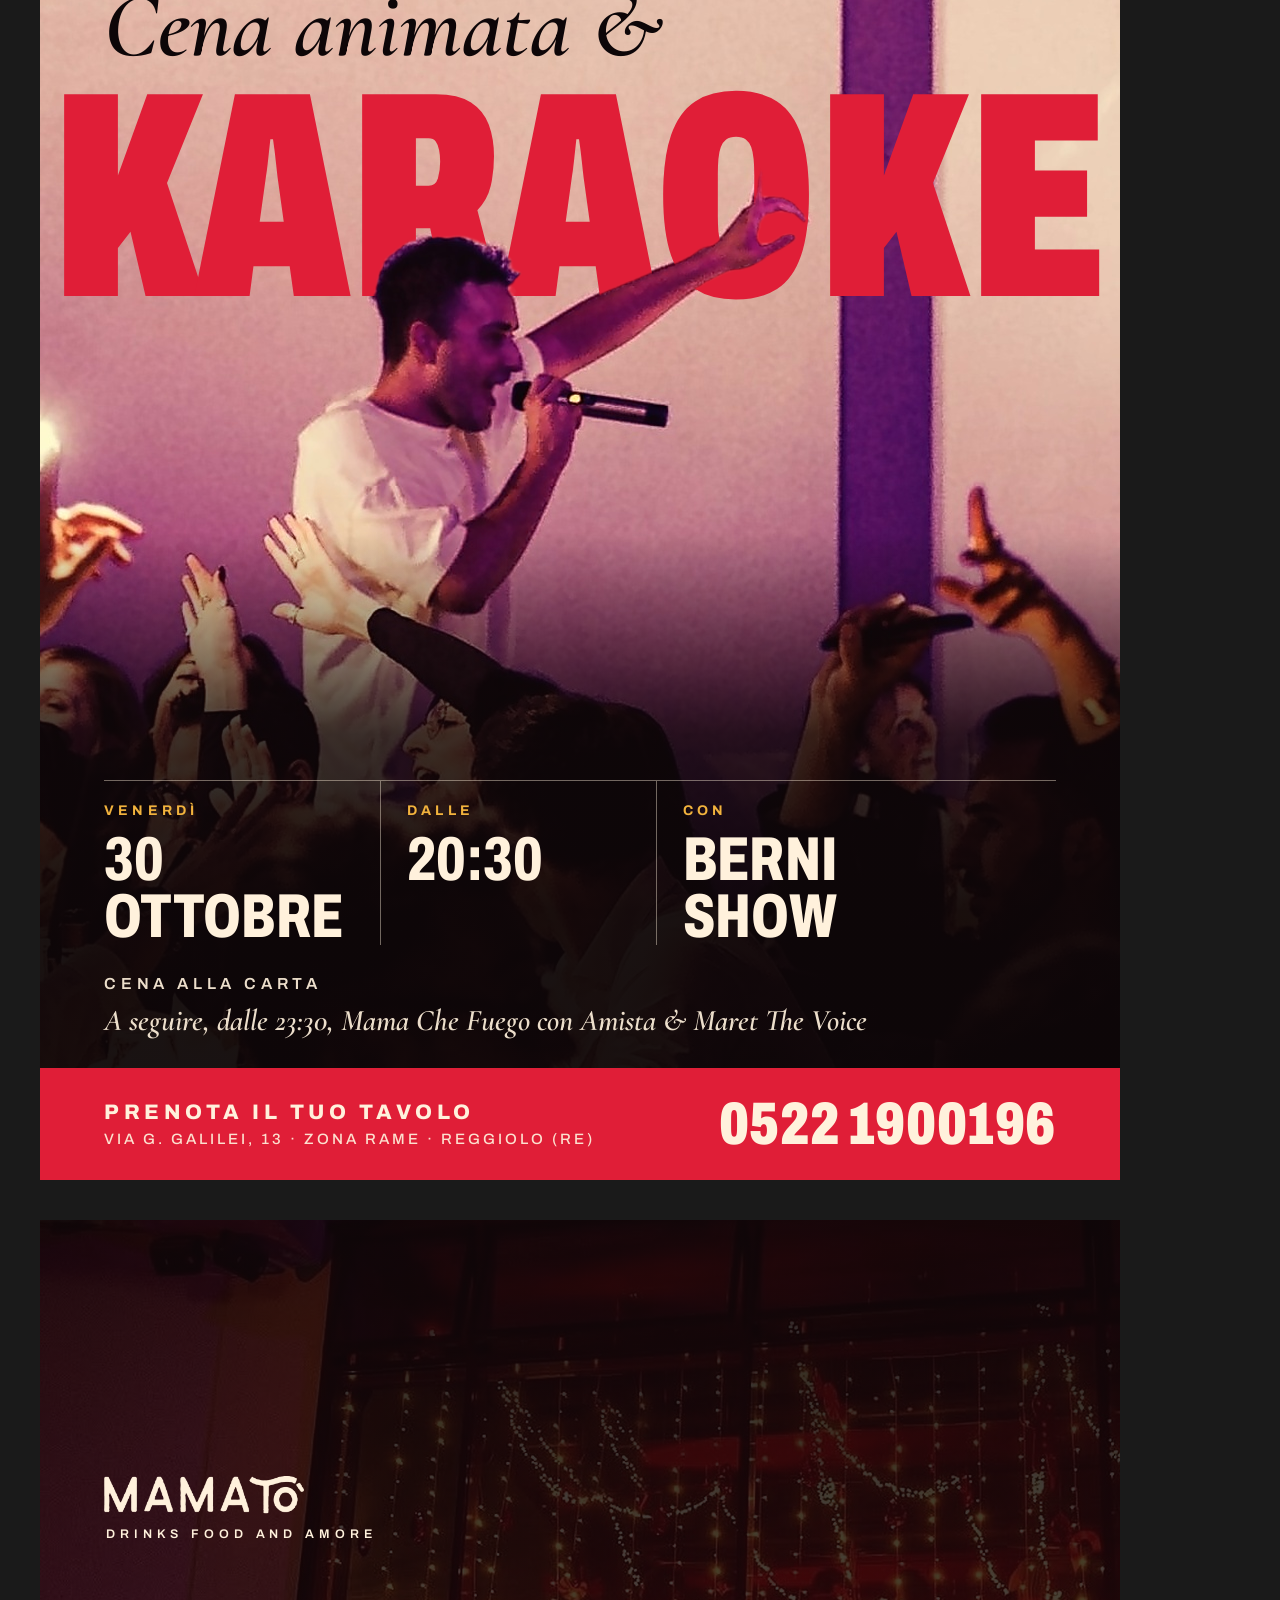
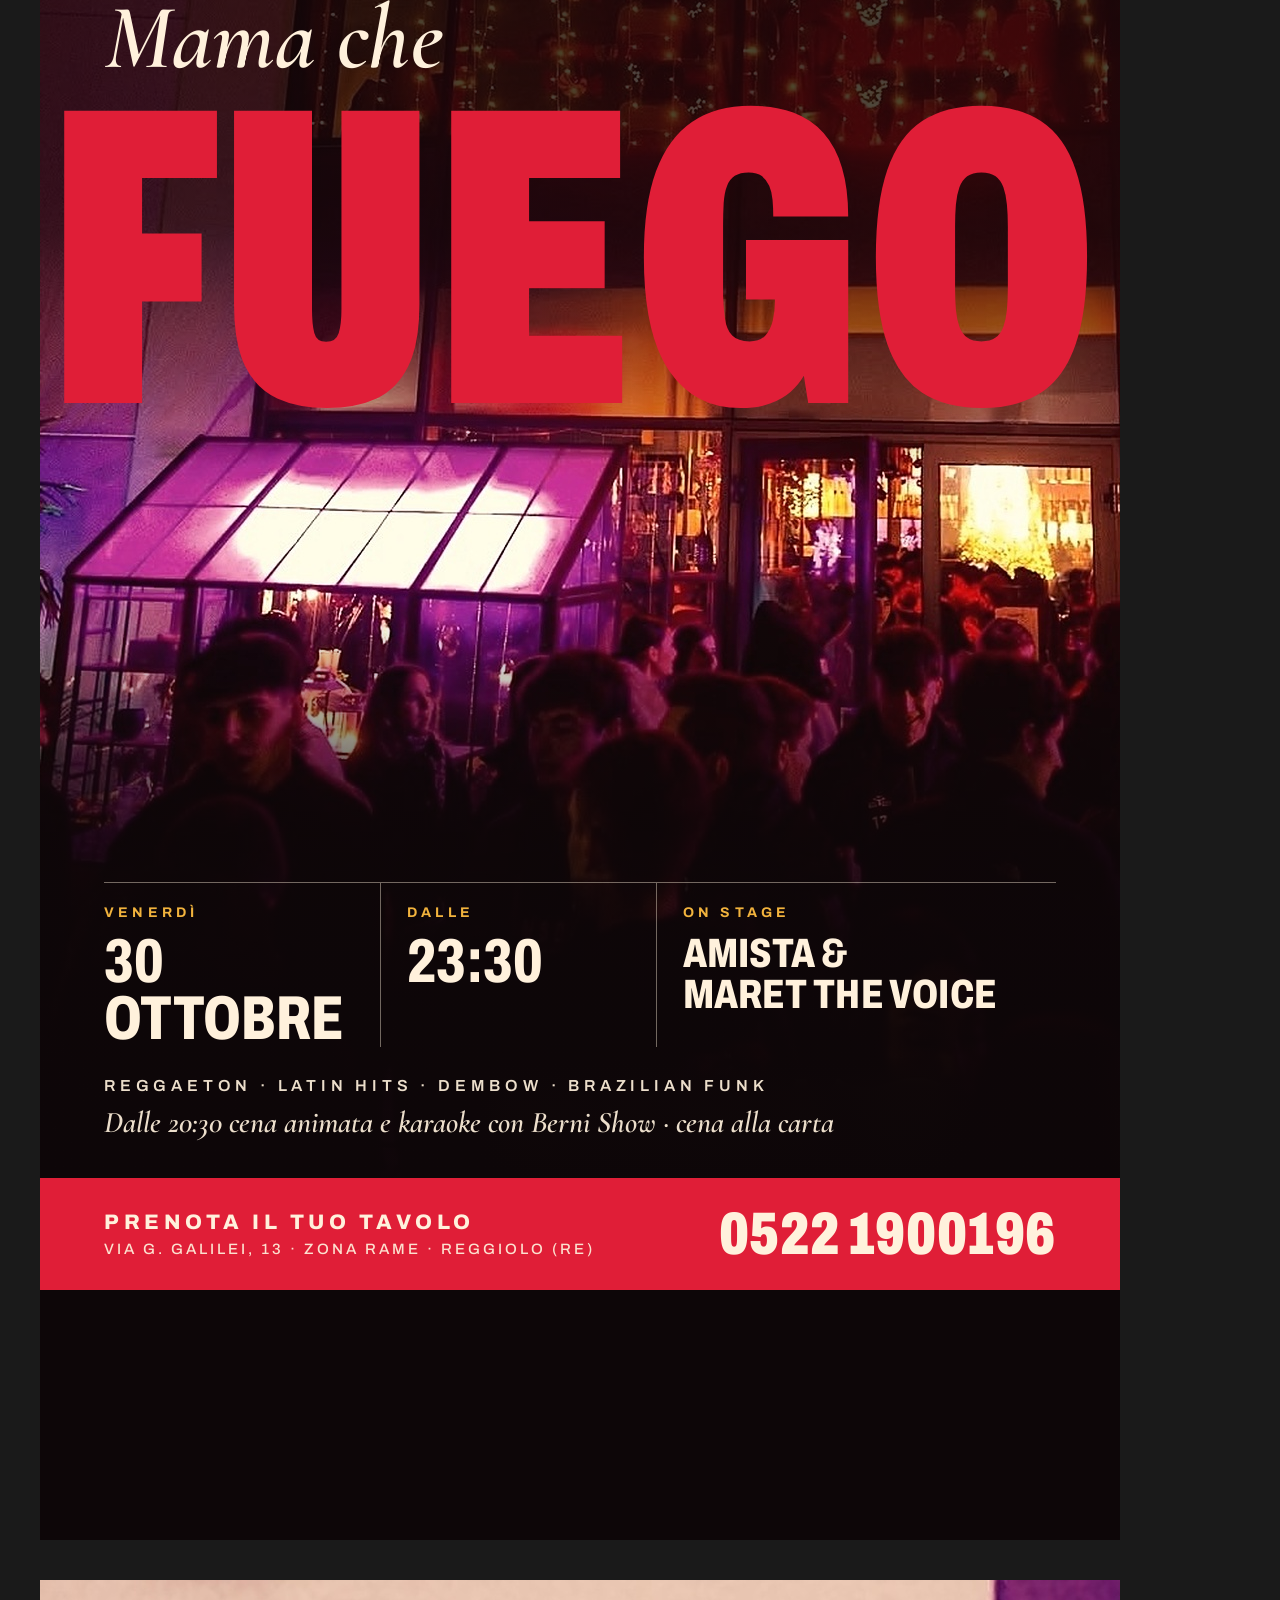
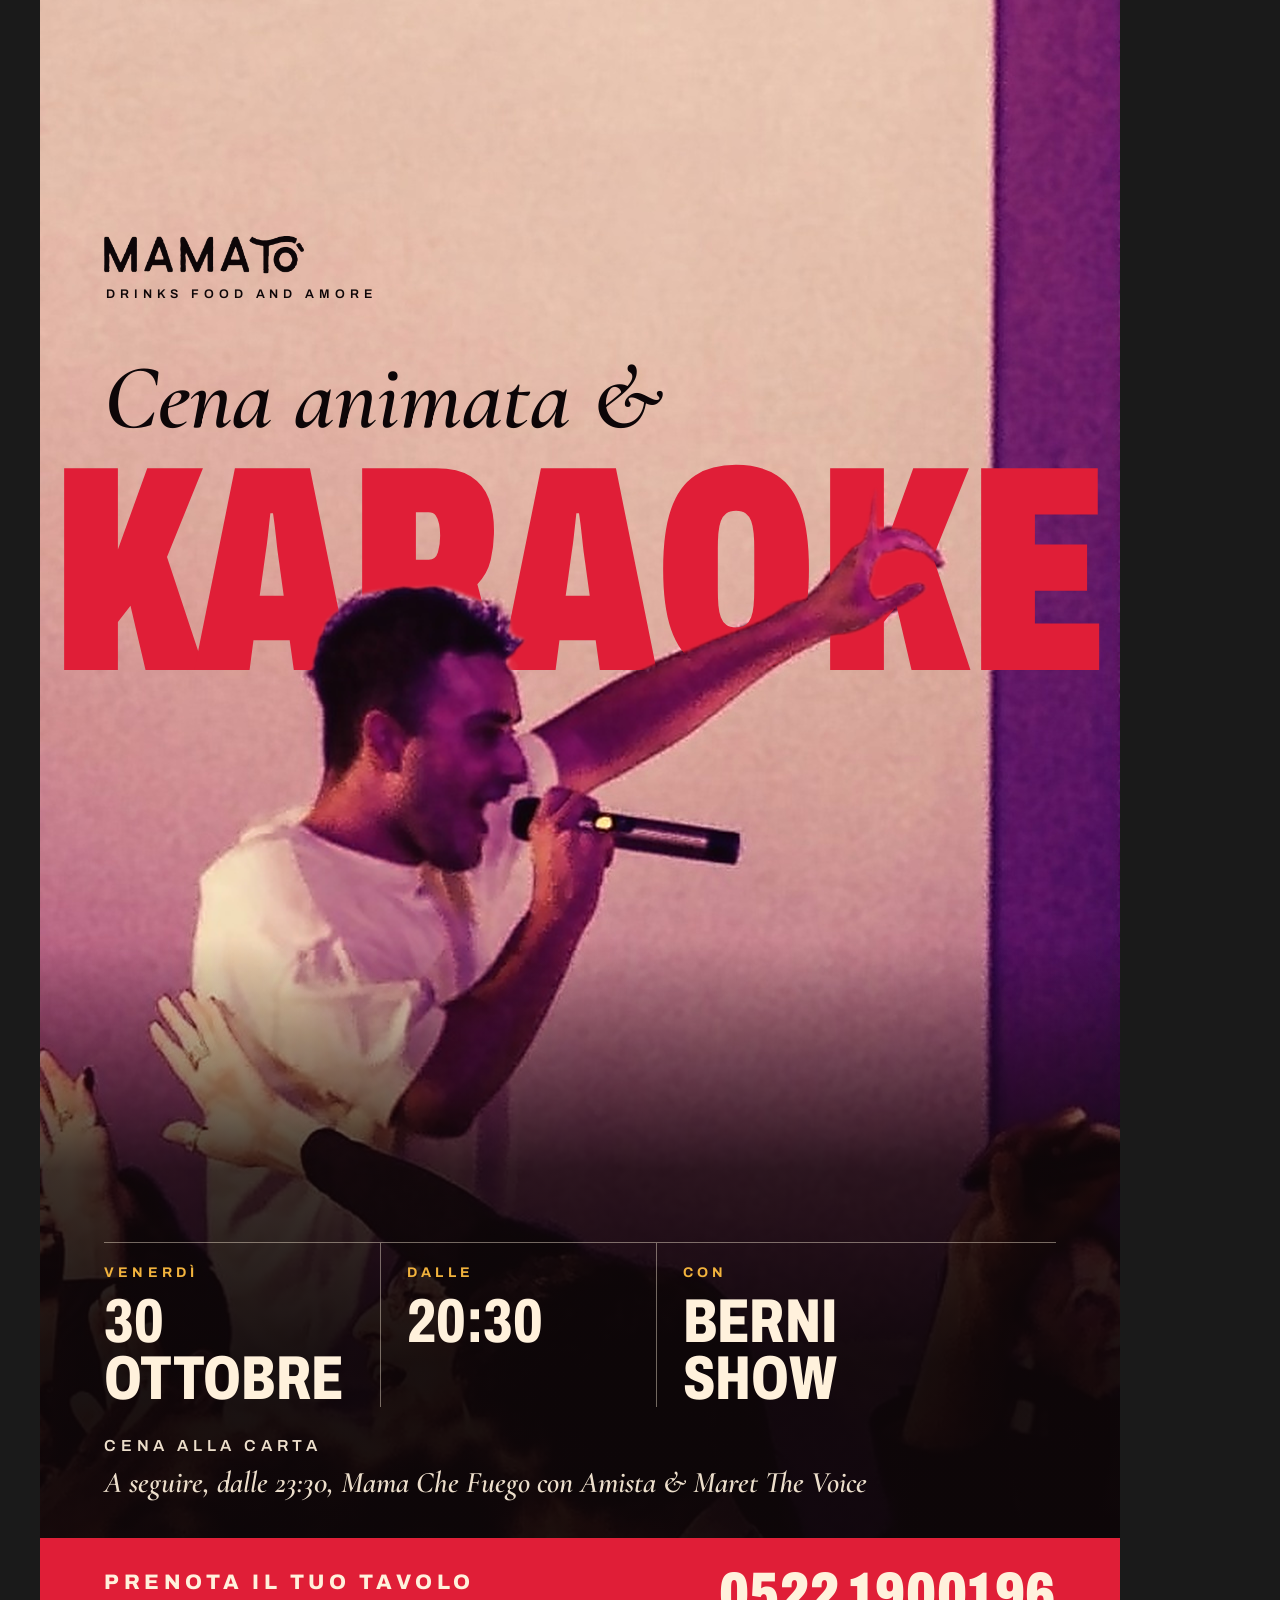
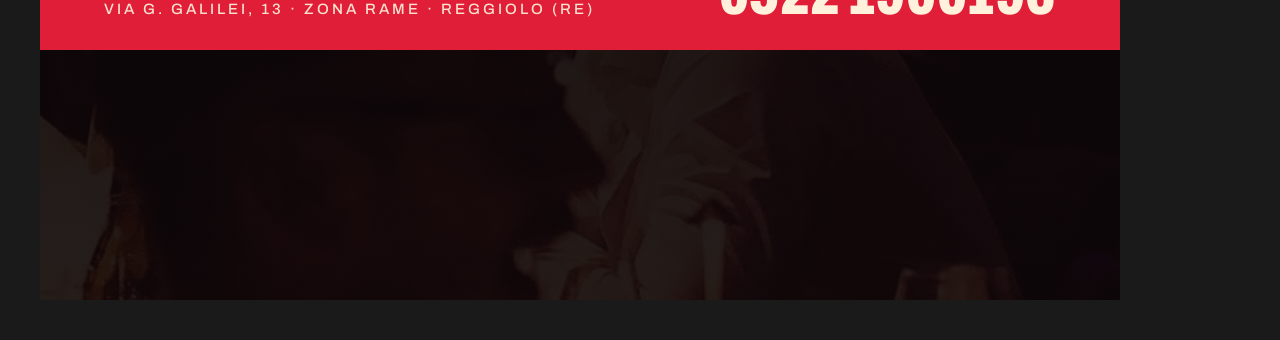
<file: mamato/v6/team-2/posters.html>
<!doctype html>
<html lang="it">
<head>
<meta charset="utf-8">
<meta name="viewport" content="width=device-width, initial-scale=1">
<title>Mamatò Manifesto</title>
<link rel="stylesheet" href="../../fonts/fonts.css">
<style>
@font-face{font-family:'Archivo';font-style:normal;font-weight:100 900;font-stretch:62% 125%;src:url(fonts/Archivo-var.woff2) format('woff2')}
:root{--nero:#0D0608;--rosso:#E01E37;--oro:#F2B33D;--crema:#FFF1DC;--M:64px}
*{box-sizing:border-box;margin:0;padding:0}
body{background:#1a1a1a;display:flex;flex-wrap:wrap;gap:40px;padding:40px;align-items:flex-start}
.board{position:relative;width:1080px;overflow:hidden;background:var(--nero);color:var(--crema);font-family:'Archivo',sans-serif;-webkit-font-smoothing:antialiased}
.board.feed{height:1350px}.board.story{height:1920px}
.ph{position:absolute;display:block;z-index:0}
.ph.fg{z-index:3}
.layer{position:absolute;inset:0}

/* lockup: real wordmark + tagline */
.top{position:absolute;left:var(--M);display:flex;flex-direction:column;align-items:flex-start;gap:13px;z-index:5}
.logo{height:38px;display:block}
.tag{font-weight:600;font-size:12.5px;letter-spacing:.39em;text-transform:uppercase;padding-left:2px}

/* title: italic serif kicker + monumental condensed grotesk */
.kicker{position:absolute;left:var(--M);font-family:'Cormorant Garamond';font-style:italic;font-weight:600;font-size:92px;line-height:1;z-index:4;white-space:nowrap;letter-spacing:-.005em}
.head{position:absolute;left:0;font-weight:900;font-stretch:extra-condensed;text-transform:uppercase;line-height:1;white-space:nowrap;z-index:2;color:var(--rosso)}

/* info grid */
.info{position:absolute;left:var(--M);right:var(--M);z-index:5}
.grid{display:grid;grid-template-columns:1fr 1fr 1.45fr;border-top:1.5px solid rgba(255,241,220,.42)}
.cell{padding:22px 24px 0 0}
.cell+.cell{padding-left:26px;border-left:1.5px solid rgba(255,241,220,.42)}
.lab{font-weight:700;font-size:14px;letter-spacing:.3em;text-transform:uppercase;color:var(--oro);margin-bottom:13px}
.val{font-weight:800;font-stretch:72%;font-size:62px;line-height:.92;text-transform:uppercase;letter-spacing:.005em}
.val.sm{font-size:41px;font-stretch:76%;line-height:1}
.line{font-weight:600;font-size:16px;letter-spacing:.3em;text-transform:uppercase;margin-top:30px;opacity:.92}
.cross{font-family:'Cormorant Garamond';font-style:italic;font-weight:600;font-size:30px;line-height:1.15;margin-top:12px;opacity:.92}

/* booking band */
.band{position:absolute;left:0;right:0;background:var(--rosso);z-index:5;padding:0 var(--M)}
.band .in{display:flex;justify-content:space-between;align-items:center;height:112px}
.b1{font-weight:800;font-size:21px;letter-spacing:.22em;text-transform:uppercase}
.b2{font-weight:500;font-size:15px;letter-spacing:.2em;text-transform:uppercase;margin-top:8px;opacity:.92}
.tel{font-weight:900;font-stretch:72%;font-size:60px;letter-spacing:.01em;line-height:1}
</style>
</head>
<body>
<script>
const LOGOS = {crema:'../../assets/logo-crema.png', nero:'img/logo-nero.png'};

/* Shared vertical system.
   feed : lockup 44 · kicker 150 · headline 262 · grid 950 · band 1238→bottom
   story: everything inside the 250px safe zone; band runs to the bottom edge, its text ends at 1670. */
const SYS = {
  feed: {top:44,  kick:150, head:262, info:950,  band:1238},
  story:{top:256, kick:372, head:486, info:1262, band:1558},
};

const PHOTO = {
  // photos pre-scaled + cropped to each board by scale.py (Lanczos), so they sit at 0,0.
  // singer: cutout layer sits above the headline so he stands in front of KARAOKE
  'karaoke-feed': {src:'img/karaoke-feed-bg.jpg', fg:'img/karaoke-feed-fg.png'},
  'karaoke-story':{src:'img/karaoke-story-bg.jpg', fg:'img/karaoke-story-fg.png'},
  // crowd at the entrance of Mamatò, sign cropped out of frame
  'latin-feed':   {src:'img/latin-feed-bg.jpg'},
  'latin-story':  {src:'img/latin-story-bg.jpg'},
};

const SHADE = {
  'karaoke-feed': 'linear-gradient(180deg,rgba(13,6,8,0) 0%,rgba(13,6,8,0) 52%,rgba(13,6,8,.8) 67%,rgba(13,6,8,.95) 80%)',
  'karaoke-story':'linear-gradient(180deg,rgba(13,6,8,0) 0%,rgba(13,6,8,0) 50%,rgba(13,6,8,.8) 62%,rgba(13,6,8,.95) 72%,rgba(13,6,8,.9) 100%)',
  'latin-feed':   'linear-gradient(180deg,rgba(13,6,8,.8) 0%,rgba(13,6,8,.7) 30%,rgba(13,6,8,0) 46%,rgba(13,6,8,0) 55%,rgba(13,6,8,.8) 68%,rgba(13,6,8,.95) 80%)',
  'latin-story':  'linear-gradient(180deg,rgba(13,6,8,.88) 0%,rgba(13,6,8,.78) 14%,rgba(13,6,8,.7) 32%,rgba(13,6,8,0) 44%,rgba(13,6,8,0) 52%,rgba(13,6,8,.8) 63%,rgba(13,6,8,.95) 72%,var(--nero) 84%)',
};

const TXT = {
  karaoke:{ ink:'nero', kicker:'Cena animata &amp;', head:'Karaoke',
      cells:[['Venerdì','30<br>ottobre'],['Dalle','20:30'],['Con','Berni<br>Show']],
      line:'Cena alla carta',
      cross:'A seguire, dalle 23:30, Mama Che Fuego con Amista &amp; Maret The Voice' },
  latin:{ ink:'crema', kicker:'Mama che', head:'Fuego',
      cells:[['Venerdì','30<br>ottobre'],['Dalle','23:30'],['On stage','Amista &amp;<br>Maret The Voice',1]],
      line:'Reggaeton · Latin hits · Dembow · Brazilian funk',
      cross:'Dalle 20:30 cena animata e karaoke con Berni Show · cena alla carta' },
};

function board(id){
  const [kind, fmt] = id.split('-'), t = TXT[kind], p = PHOTO[id], S = SYS[fmt];
  const img = (src,c='') => `<img class="ph ${c}" src="${src}" style="left:0;top:0;width:1080px;height:100%">`;
  return `<div class="board ${fmt}" id="${id}">
    ${img(p.src)}
    <div class="layer" style="background:${SHADE[id]};z-index:${p.fg?4:1}"></div>
    <div class="head" style="top:${S.head}px">${t.head}</div>
    ${p.fg ? img(p.fg,'fg') : ''}
    <div class="top" style="top:${S.top}px;color:var(--${t.ink})"><img class="logo" src="${LOGOS[t.ink]}"><span class="tag">Drinks food and amore</span></div>
    <div class="kicker" style="top:${S.kick}px;color:var(--${t.ink})">${t.kicker}</div>
    <div class="info" style="top:${S.info}px">
      <div class="grid">${t.cells.map(c=>`<div class="cell"><div class="lab">${c[0]}</div><div class="val ${c[2]?'sm':''}">${c[1]}</div></div>`).join('')}</div>
      <div class="line">${t.line}</div>
      <div class="cross">${t.cross}</div>
    </div>
    <div class="band" style="top:${S.band}px">
      <div class="in"><div><div class="b1">Prenota il tuo tavolo</div><div class="b2">Via G. Galilei, 13 · Zona Rame · Reggiolo (RE)</div></div>
      <div class="tel">0522 1900196</div></div>
    </div>
  </div>`;
}
document.body.innerHTML += ['latin-feed','karaoke-feed','latin-story','karaoke-story'].map(board).join('');

/* Fit each headline so its INK (not its side bearings) spans exactly INK_L..1080-INK_L. */
const INK_L = 24;
function fitHeads(){
  const c = document.createElement('canvas').getContext('2d');
  document.querySelectorAll('.head').forEach(el=>{
    const txt = el.textContent.toUpperCase();
    c.font = '900 extra-condensed 100px Archivo';
    const m = c.measureText(txt);
    const ink = m.actualBoundingBoxLeft + m.actualBoundingBoxRight;
    const fs = 100 * (1080 - 2*INK_L) / ink;
    el.style.fontSize = fs + 'px';
    el.style.left = (INK_L + m.actualBoundingBoxLeft*fs/100) + 'px';
    // shift up so the cap top (not the line box) sits on the system line
    const half = (100 - m.fontBoundingBoxAscent - m.fontBoundingBoxDescent)/2;
    const capTop = (half + m.fontBoundingBoxAscent - m.actualBoundingBoxAscent)*fs/100;
    el.style.marginTop = (-capTop) + 'px';
    el.dataset.cap = (m.actualBoundingBoxAscent*fs/100).toFixed(1);
  });
}
Promise.all([document.fonts.load('900 100px Archivo'), document.fonts.load('italic 600 100px "Cormorant Garamond"'), document.fonts.ready])
 .then(()=>{ fitHeads(); return Promise.all([...document.images].map(i=>i.decode().catch(()=>{})));})
 .then(()=>{ document.body.dataset.ready='1'; });
</script>
</body>
</html>
</file>
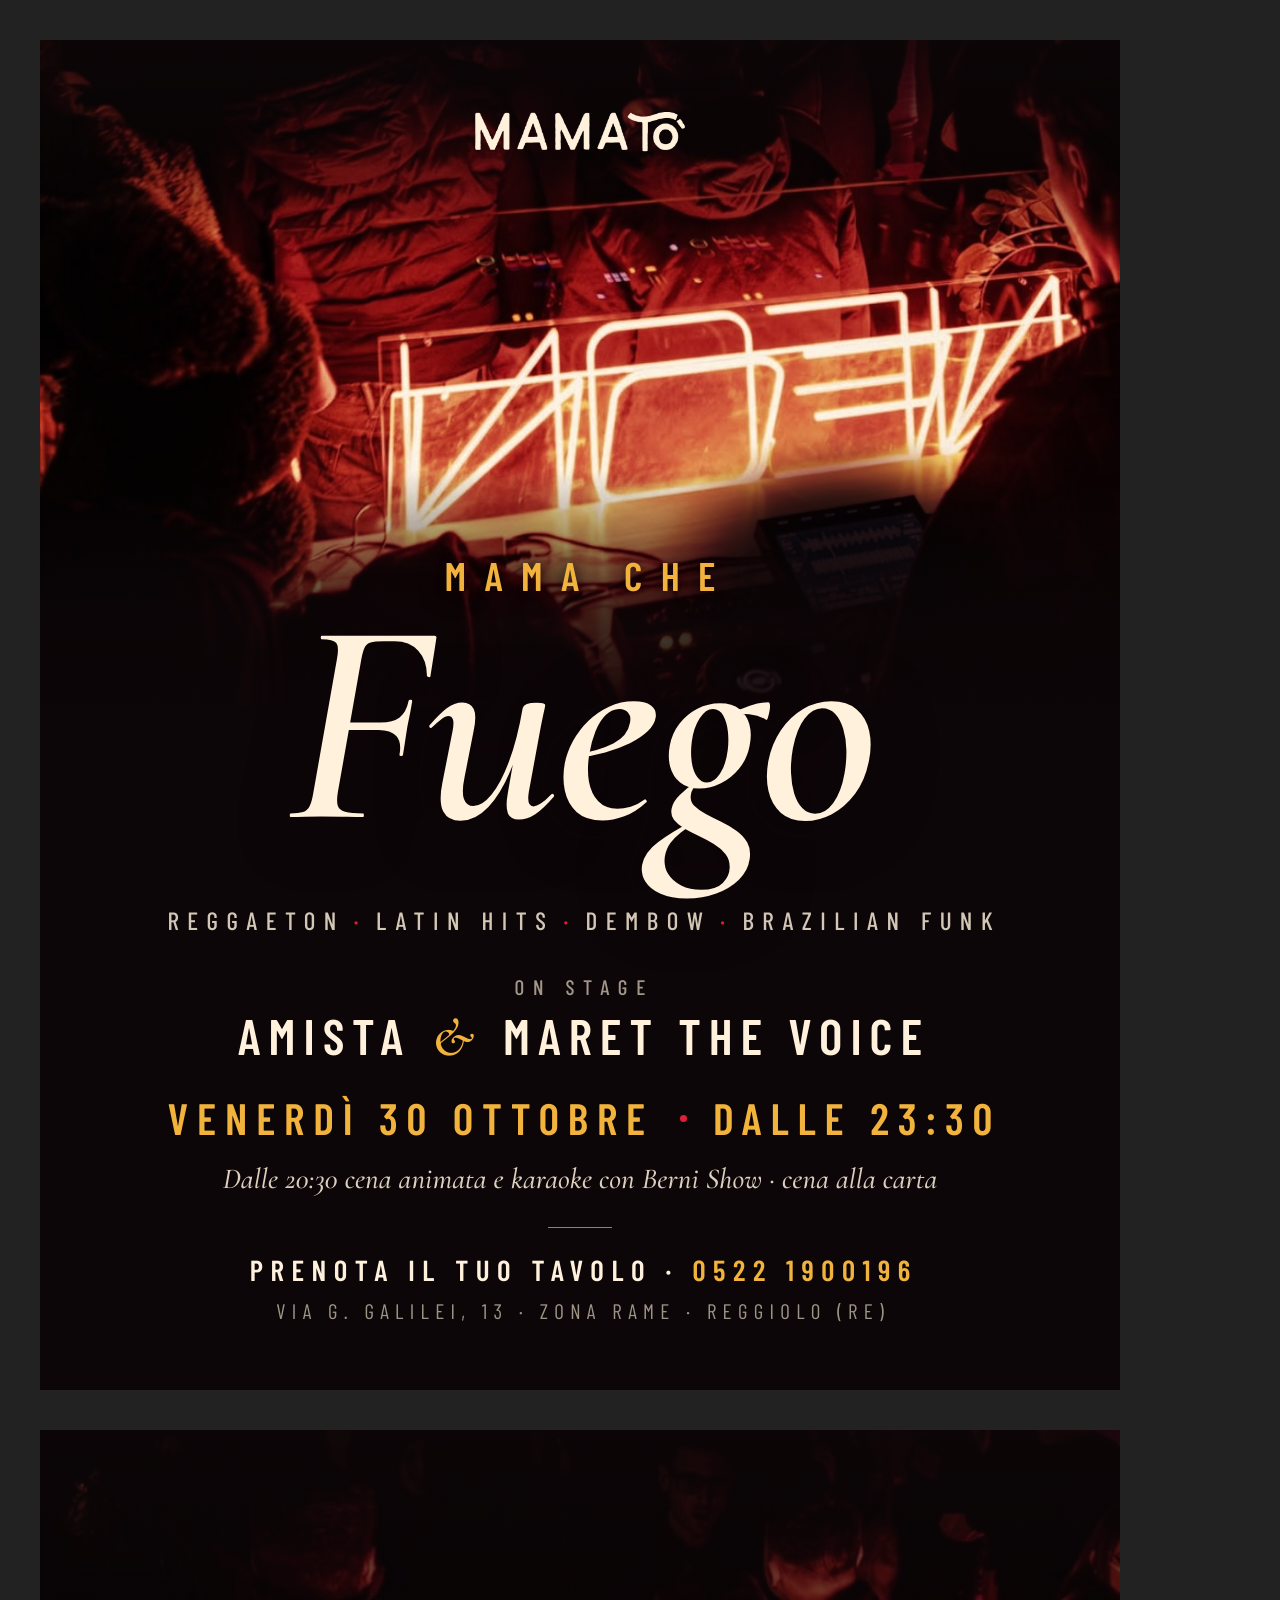
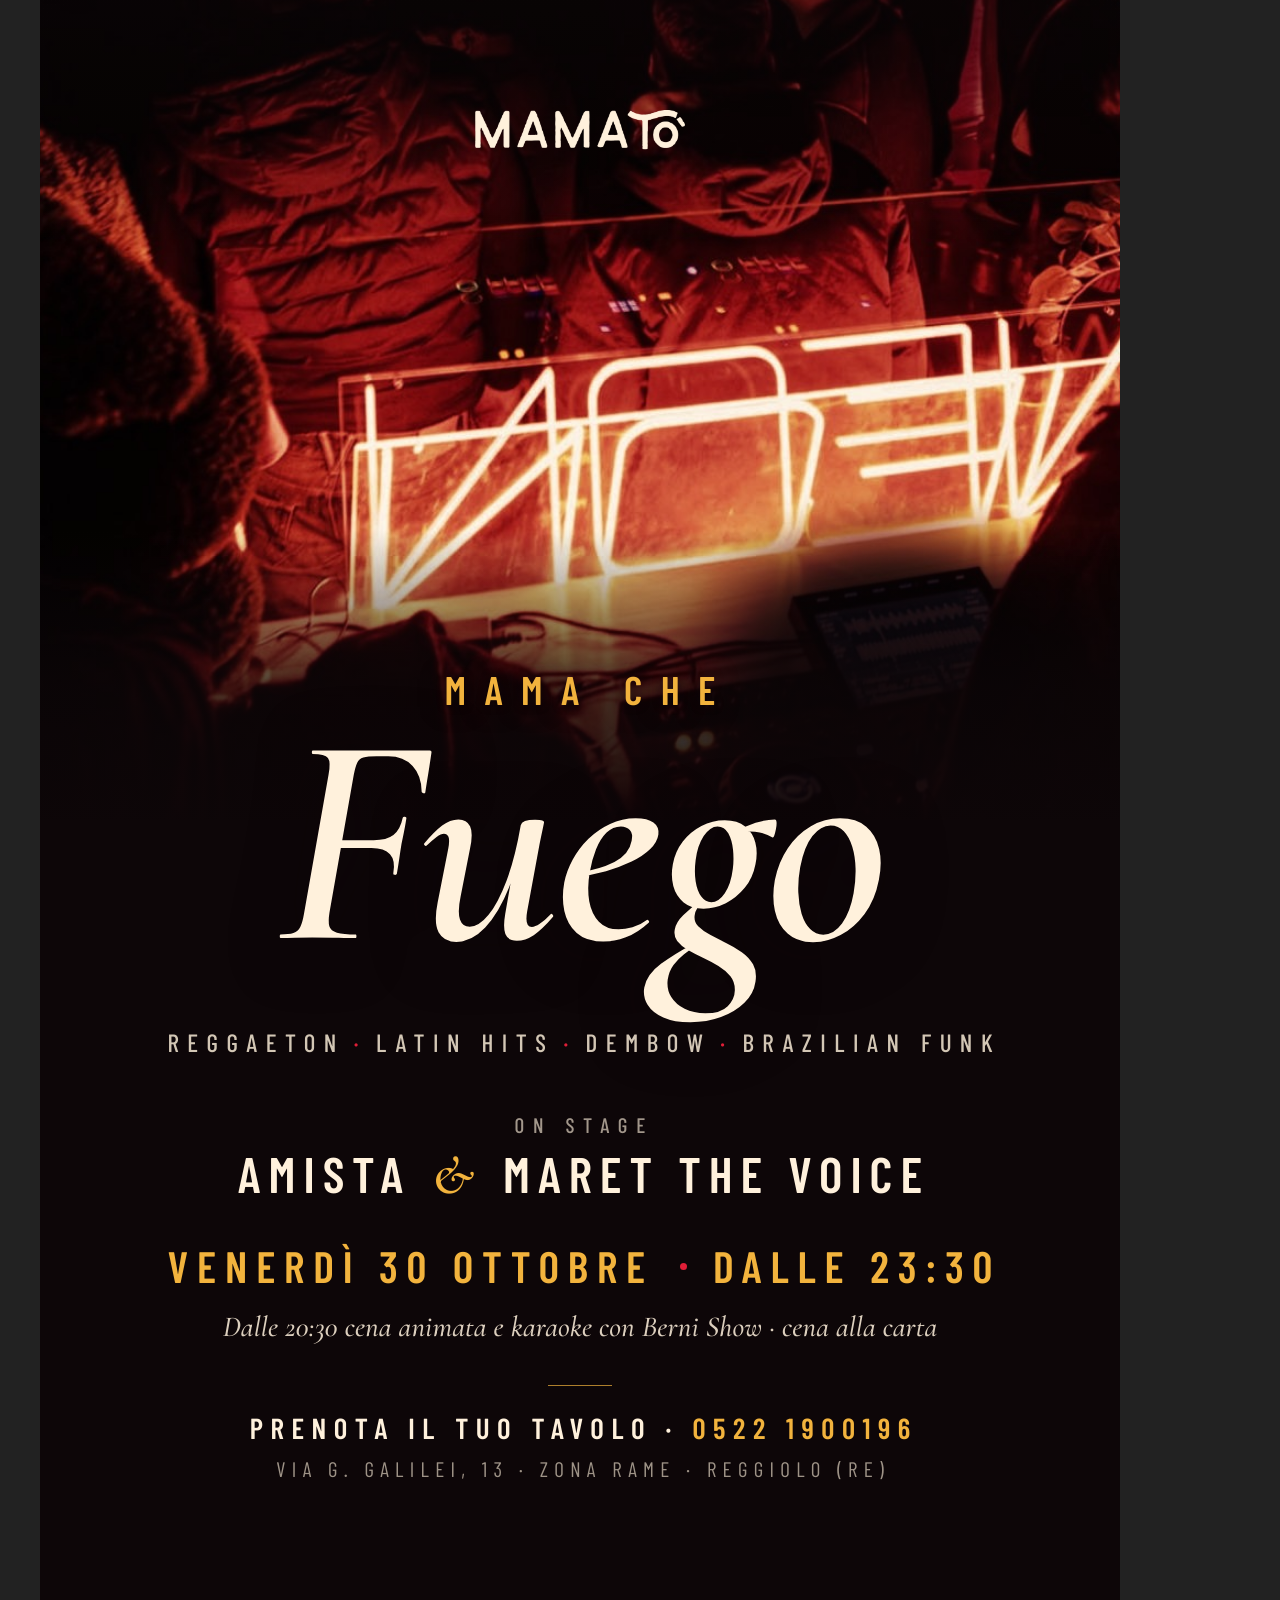
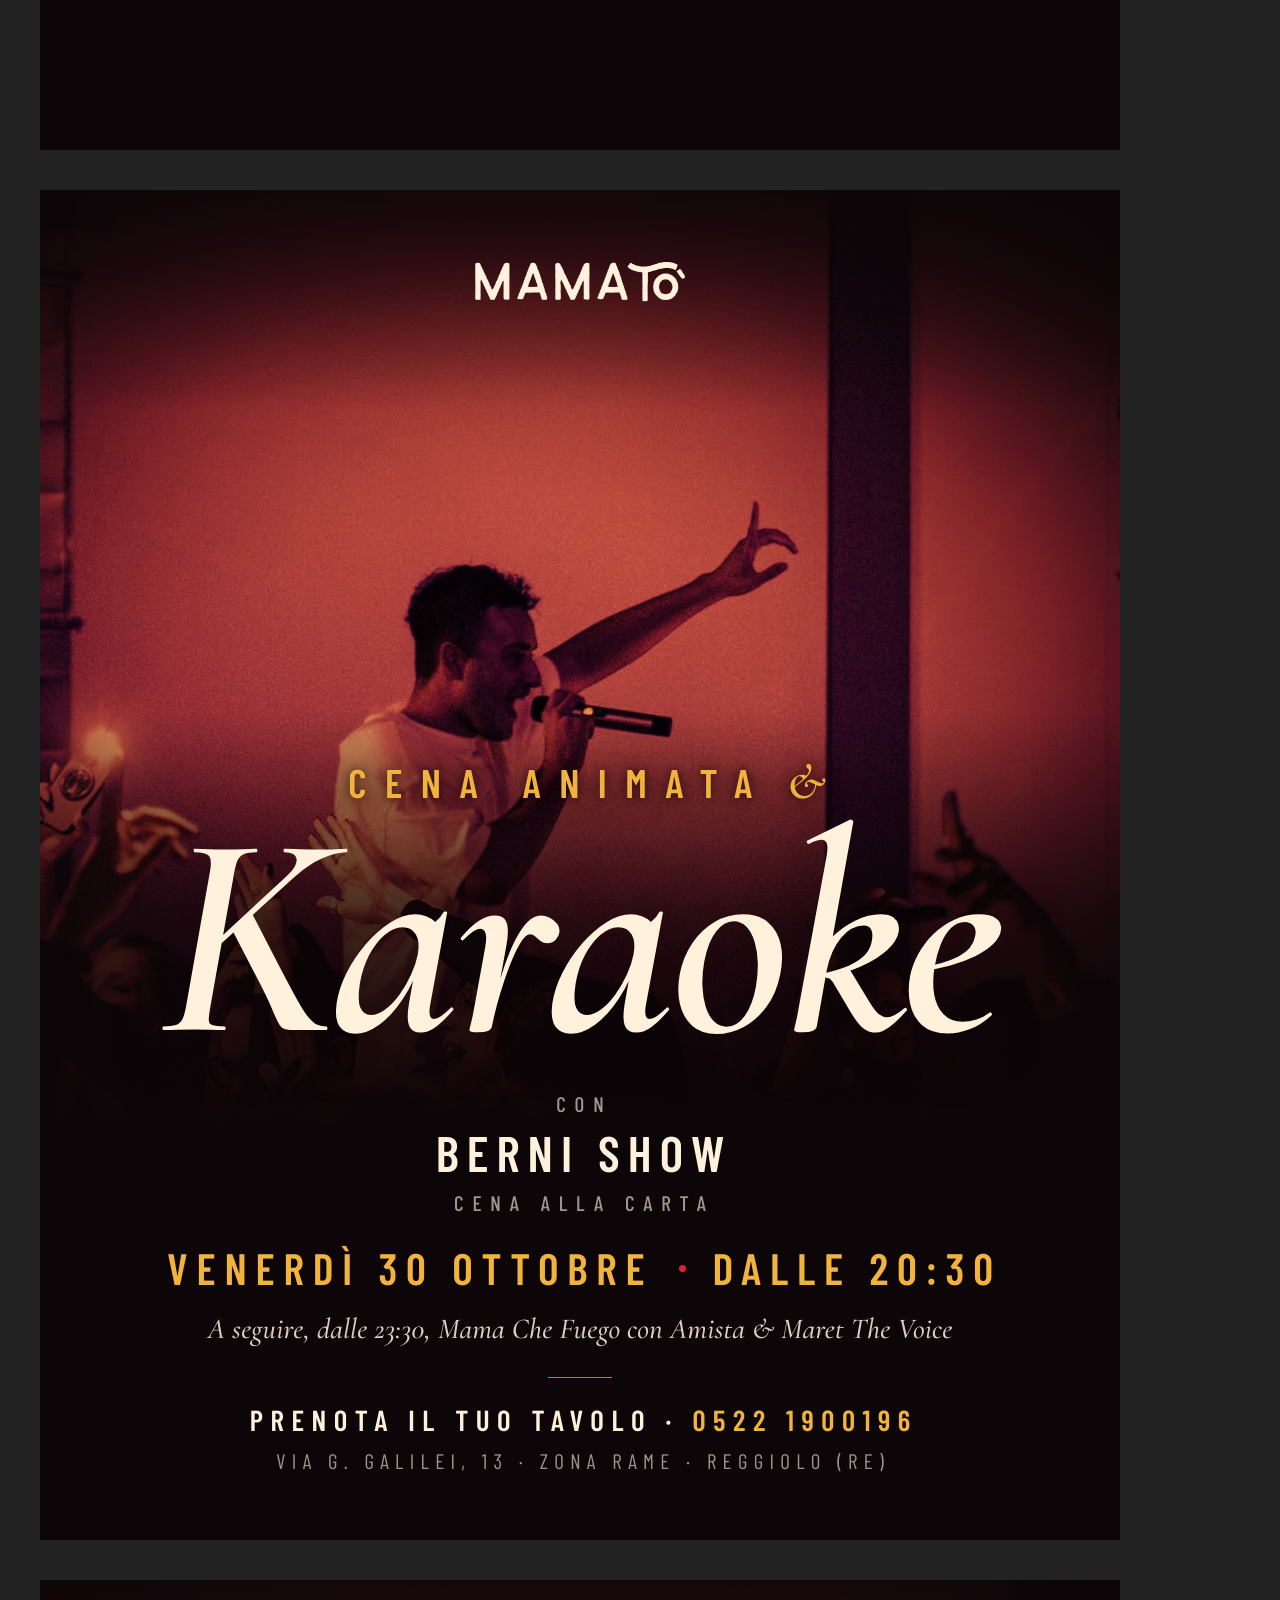
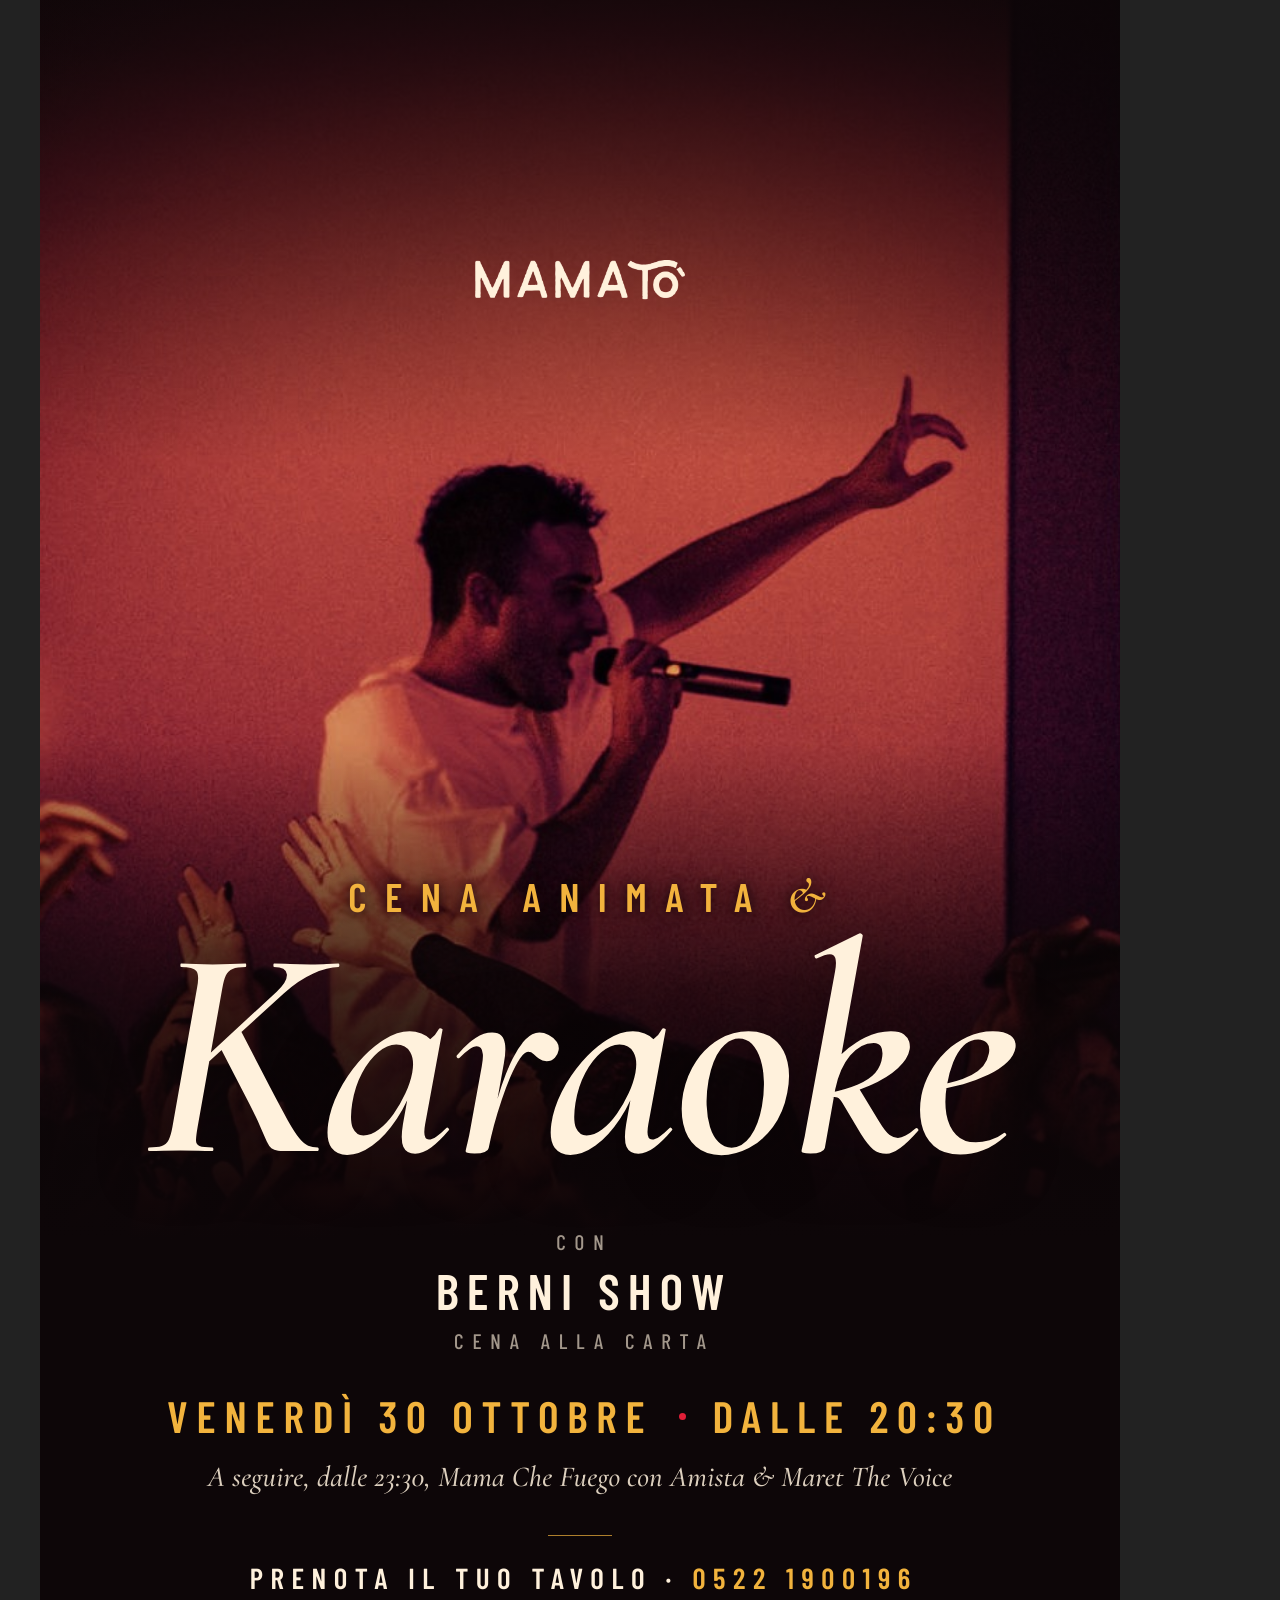
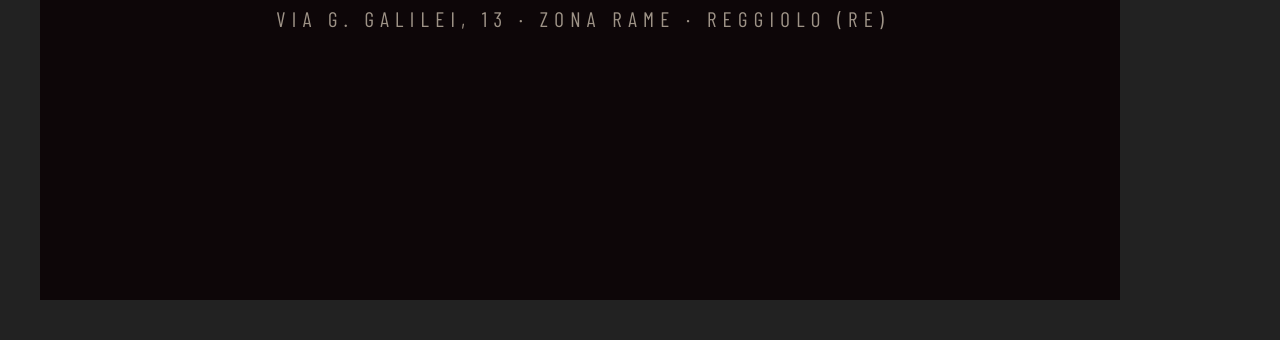
<file: mamato/v6/team-3/posters.html>
<!doctype html>
<html lang="it">
<head>
<meta charset="utf-8">
<title>Mamatò v6 · Cinema</title>
<link rel="stylesheet" href="../../fonts/fonts.css">
<link rel="stylesheet" href="fonts/local.css">
<style>
:root{
  --nero:#0D0608; --rosso:#E01E37; --oro:#F2B33D; --crema:#FFF1DC;
  --oro-soft:#E9B868;
}
*{box-sizing:border-box;margin:0;padding:0}
body{background:#222;display:flex;flex-wrap:wrap;gap:40px;padding:40px;align-items:flex-start}
.board{position:relative;width:1080px;overflow:hidden;background:var(--nero);color:var(--crema);
  font-family:'Barlow Condensed',sans-serif;-webkit-font-smoothing:antialiased;text-rendering:geometricPrecision}
.board.feed{height:1350px}
.board.story{height:1920px;--tsize:300px}
.board.story .credits{margin-top:56px}
.board.story .date{margin-top:40px}
.board.story .rule{margin-top:40px}

.photo{position:absolute;left:0;top:0;background-repeat:no-repeat}
.shade{position:absolute;inset:0;pointer-events:none}

/* ---------- top: logo ---------- */
.top{position:absolute;left:0;right:0;display:flex;flex-direction:column;align-items:center}
.top img{display:block;width:210px;height:auto}

/* ---------- title + credits stack (bottom anchored) ---------- */
.stack{position:absolute;left:0;right:0;display:flex;flex-direction:column;align-items:center;text-align:center}

.kicker{font-weight:600;font-size:40px;letter-spacing:.46em;margin-right:-.46em;color:var(--oro);text-transform:uppercase;line-height:1;text-shadow:0 2px 24px rgba(13,6,8,.9),0 0 8px rgba(13,6,8,.6)}
.kicker .amp{font-family:'Cormorant Garamond',serif;font-style:italic;font-weight:600;letter-spacing:0;font-size:1.25em;text-transform:none;margin:0 .1em 0 -.2em}
.title{font-family:'Cormorant Garamond',serif;font-style:italic;font-weight:600;font-size:var(--tsize,290px);line-height:.78;letter-spacing:-.012em;color:var(--crema);
  margin-top:18px;text-shadow:0 6px 60px rgba(13,6,8,.55)}
.genres{margin-top:66px;font-weight:500;font-size:25px;letter-spacing:.34em;margin-right:-.34em;text-transform:uppercase;color:rgba(255,241,220,.82)}
.genres i{font-style:normal;color:var(--rosso);margin:0 .35em}

.credits{margin-top:40px;display:flex;flex-direction:column;align-items:center}
.label{font-weight:500;font-size:21px;letter-spacing:.42em;margin-right:-.42em;text-transform:uppercase;color:rgba(255,241,220,.62)}
.names{margin-top:10px;font-weight:600;font-size:50px;letter-spacing:.16em;margin-right:-.16em;text-transform:uppercase;line-height:1}
.names .amp{font-family:'Cormorant Garamond',serif;font-style:italic;font-weight:600;font-size:1.08em;letter-spacing:0;text-transform:none;color:var(--oro);margin:0 .22em 0 .06em}

.date{margin-top:30px;font-weight:600;font-size:44px;letter-spacing:.2em;margin-right:-.2em;text-transform:uppercase;color:var(--oro);line-height:1;display:flex;align-items:center;gap:26px}
.date .sep{width:7px;height:7px;border-radius:50%;background:var(--rosso);display:inline-block}

.other{margin-top:22px;font-family:'Cormorant Garamond',serif;font-style:italic;font-weight:500;font-size:29px;color:rgba(255,241,220,.86);letter-spacing:.005em}

.rule{margin-top:30px;width:64px;height:1px;background:rgba(242,179,61,.7)}
.book{margin-top:24px;font-weight:600;font-size:29px;letter-spacing:.26em;margin-right:-.26em;text-transform:uppercase}
.book b{font-weight:600;color:var(--oro)}
.addr{margin-top:12px;font-weight:400;font-size:21px;letter-spacing:.3em;margin-right:-.3em;text-transform:uppercase;color:rgba(255,241,220,.6)}
</style>
</head>
<body>

<div class="board feed"  id="latin-feed"    data-kind="latin"></div>
<div class="board story" id="latin-story"   data-kind="latin"></div>
<div class="board feed"  id="karaoke-feed"  data-kind="karaoke"></div>
<div class="board story" id="karaoke-story" data-kind="karaoke"></div>

<script>
const COPY = {
  latin: {
    img:'img/latin.jpg', iw:1200, ih:1600,
    kicker:'Mama che', title:'Fuego',
    genres:['Reggaeton','Latin hits','Dembow','Brazilian funk'],
    label:'On stage', names:'Amista <span class="amp">&amp;</span> Maret The Voice',
    time:'Dalle 23:30',
    other:'Dalle 20:30 cena animata e karaoke con Berni Show · cena alla carta'
  },
  karaoke: {
    img:'img/karaoke.jpg', iw:1216, ih:1318,
    kicker:'Cena animata <span class="amp">&amp;</span>', title:'Karaoke',
    genres:null,
    label:'Con', names:'Berni Show',
    sub:'Cena alla carta',
    time:'Dalle 20:30',
    other:'A seguire, dalle 23:30, Mama Che Fuego con Amista &amp; Maret The Voice'
  }
};
/* photo framing per board: scale + offset (px) and shade gradients */
const FRAME = {
  'latin-feed':    {s:0.92, x:-12,  y:-805, top:220, fadeFrom:430, fadeTo:700},
  'latin-story':   {s:1.1,  x:-120, y:-770, top:420, fadeFrom:700, fadeTo:1010},
  'karaoke-feed':  {s:1.0,  x:-40,  y:0,    top:220, fadeFrom:520, fadeTo:940},
  'karaoke-story': {s:1.4,  x:-190, y:-40,  top:480, fadeFrom:760, fadeTo:1260},
};

function build(b){
  const k=b.dataset.kind, c=COPY[k], f=FRAME[b.id], story=b.classList.contains('story');
  const H=story?1920:1350;
  const w=c.iw*f.s, h=c.ih*f.s;
  b.innerHTML = `
    <div class="photo" style="width:${w}px;height:${h}px;left:${f.x}px;top:${f.y}px;background-image:url(${c.img});background-size:${w}px ${h}px"></div>
    <div class="shade" style="background:
      linear-gradient(180deg, rgba(13,6,8,.88) 0px, rgba(13,6,8,.35) ${f.top*0.6}px, rgba(13,6,8,0) ${f.top}px),
      linear-gradient(180deg, rgba(13,6,8,0) ${f.fadeFrom}px, rgba(13,6,8,.72) ${(f.fadeFrom+f.fadeTo)/2}px, rgba(13,6,8,1) ${f.fadeTo}px)"></div>
    <div class="shade" style="background:radial-gradient(120% 80% at 50% 40%, rgba(13,6,8,0) 55%, rgba(13,6,8,.55) 100%)"></div>
    <div class="top" style="top:${story?280:72}px"><img src="../../assets/logo-crema.png" alt="Mamatò"></div>
    <div class="stack" style="bottom:${story?268:66}px">
      <div class="kicker">${c.kicker}</div>
      <div class="title">${c.title}</div>
      ${c.genres?`<div class="genres">${c.genres.join('<i>·</i>')}</div>`:''}
      <div class="credits">
        <div class="label">${c.label}</div>
        <div class="names">${c.names}</div>
        ${c.sub?`<div class="label" style="margin-top:14px">${c.sub}</div>`:''}
      </div>
      <div class="date">Venerdì 30 ottobre<span class="sep"></span>${c.time}</div>
      <div class="other">${c.other}</div>
      <div class="rule"></div>
      <div class="book">Prenota il tuo tavolo · <b>0522 1900196</b></div>
      <div class="addr">Via G. Galilei, 13 · Zona Rame · Reggiolo (RE)</div>
    </div>`;
}
document.querySelectorAll('.board').forEach(build);
Promise.all([document.fonts.ready,
  ...[...new Set(Object.values(COPY).map(c=>c.img).concat(['../../assets/logo-crema.png']))].map(src=>{const i=new Image();i.src=src;return i.decode();})
]).then(()=>{document.body.dataset.ready='1'});
</script>
</body>
</html>
</file>
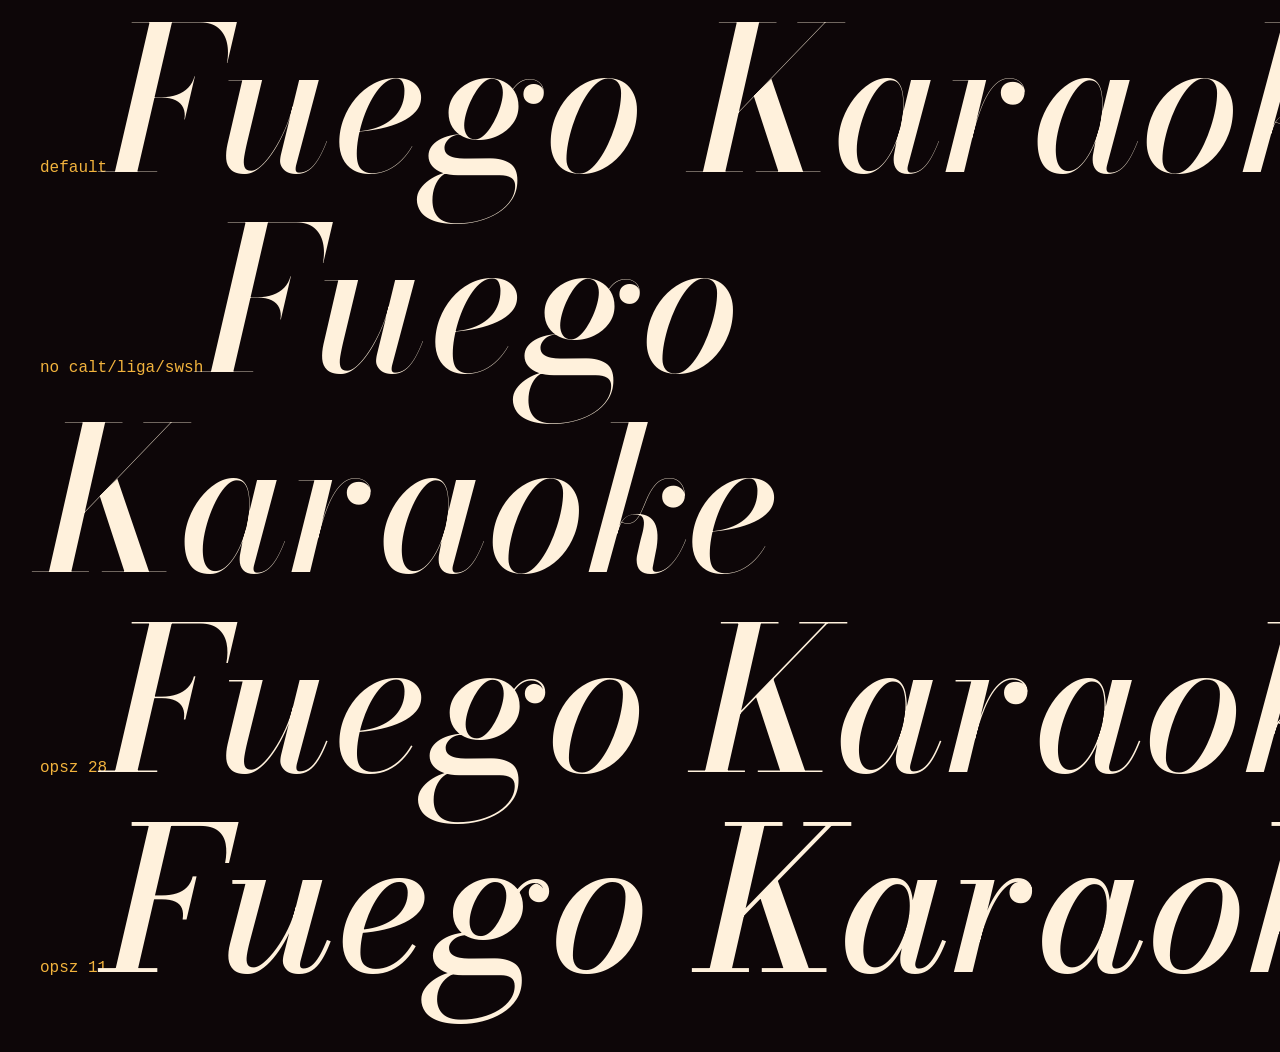
<file: mamato/v6/final/work/ftest.html>
<!doctype html><meta charset="utf-8"><link rel="stylesheet" href="../fonts/bodoni.css">
<style>body{margin:0;background:#0D0608;color:#FFF1DC;width:1500px}div{font-family:'Bodoni Moda';font-style:italic;font-weight:500;font-size:200px;line-height:1;font-variation-settings:"opsz" 96;padding:0 40px}
span{font:16px monospace;color:#F2B33D}</style>
<div><span>default</span>Fuego Karaoke</div>
<div style="font-feature-settings:'calt' 0,'liga' 0,'dlig' 0,'swsh' 0,'salt' 0,'ss01' 0"><span>no calt/liga/swsh</span>Fuego Karaoke</div>
<div style="font-variation-settings:'opsz' 28"><span>opsz 28</span>Fuego Karaoke</div>
<div style="font-variation-settings:'opsz' 11"><span>opsz 11</span>Fuego Karaoke</div>
<script>document.fonts.ready.then(()=>document.body.dataset.ready=1)</script>
</file>
<file: mamato/fonts/fonts.css>
@font-face {
  font-family: 'Anton';
  font-style: normal;
  font-weight: 400;
  font-display: swap;
  src: url(Anton-400.woff2) format('woff2');
  unicode-range: U+0000-00FF, U+0131, U+0152-0153, U+02BB-02BC, U+02C6, U+02DA, U+02DC, U+0304, U+0308, U+0329, U+2000-206F, U+20AC, U+2122, U+2191, U+2193, U+2212, U+2215, U+FEFF, U+FFFD;
}
@font-face {
  font-family: 'Bungee';
  font-style: normal;
  font-weight: 400;
  font-display: swap;
  src: url(Bungee-400.woff2) format('woff2');
  unicode-range: U+0000-00FF, U+0131, U+0152-0153, U+02BB-02BC, U+02C6, U+02DA, U+02DC, U+0304, U+0308, U+0329, U+2000-206F, U+20AC, U+2122, U+2191, U+2193, U+2212, U+2215, U+FEFF, U+FFFD;
}
@font-face {
  font-family: 'Monoton';
  font-style: normal;
  font-weight: 400;
  font-display: swap;
  src: url(Monoton-400.woff2) format('woff2');
  unicode-range: U+0000-00FF, U+0131, U+0152-0153, U+02BB-02BC, U+02C6, U+02DA, U+02DC, U+0304, U+0308, U+0329, U+2000-206F, U+20AC, U+2122, U+2191, U+2193, U+2212, U+2215, U+FEFF, U+FFFD;
}
@font-face {
  font-family: 'Space Grotesk';
  font-style: normal;
  font-weight: 500;
  font-display: swap;
  src: url(SpaceGrotesk-500.woff2) format('woff2');
  unicode-range: U+0000-00FF, U+0131, U+0152-0153, U+02BB-02BC, U+02C6, U+02DA, U+02DC, U+0304, U+0308, U+0329, U+2000-206F, U+20AC, U+2122, U+2191, U+2193, U+2212, U+2215, U+FEFF, U+FFFD;
}
@font-face {
  font-family: 'Space Grotesk';
  font-style: normal;
  font-weight: 700;
  font-display: swap;
  src: url(SpaceGrotesk-700.woff2) format('woff2');
  unicode-range: U+0000-00FF, U+0131, U+0152-0153, U+02BB-02BC, U+02C6, U+02DA, U+02DC, U+0304, U+0308, U+0329, U+2000-206F, U+20AC, U+2122, U+2191, U+2193, U+2212, U+2215, U+FEFF, U+FFFD;
}
@font-face {
  font-family: 'Yellowtail';
  font-style: normal;
  font-weight: 400;
  font-display: swap;
  src: url(Yellowtail-400.woff2) format('woff2');
  unicode-range: U+0000-00FF, U+0131, U+0152-0153, U+02BB-02BC, U+02C6, U+02DA, U+02DC, U+0304, U+0308, U+0329, U+2000-206F, U+20AC, U+2122, U+2191, U+2193, U+2212, U+2215, U+FEFF, U+FFFD;
}
@font-face {
  font-family: 'Josefin Sans';
  font-style: normal;
  font-weight: 600;
  font-display: swap;
  src: url(JosefinSans-600.woff2) format('woff2');
  unicode-range: U+0000-00FF, U+0131, U+0152-0153, U+02BB-02BC, U+02C6, U+02DA, U+02DC, U+0304, U+0308, U+0329, U+2000-206F, U+20AC, U+2122, U+2191, U+2193, U+2212, U+2215, U+FEFF, U+FFFD;
}
@font-face {
  font-family: 'Josefin Sans';
  font-style: normal;
  font-weight: 700;
  font-display: swap;
  src: url(JosefinSans-700.woff2) format('woff2');
  unicode-range: U+0000-00FF, U+0131, U+0152-0153, U+02BB-02BC, U+02C6, U+02DA, U+02DC, U+0304, U+0308, U+0329, U+2000-206F, U+20AC, U+2122, U+2191, U+2193, U+2212, U+2215, U+FEFF, U+FFFD;
}
@font-face {
  font-family: 'Knewave';
  font-style: normal;
  font-weight: 400;
  font-display: swap;
  src: url(Knewave-400.woff2) format('woff2');
  unicode-range: U+0000-00FF, U+0131, U+0152-0153, U+02BB-02BC, U+02C6, U+02DA, U+02DC, U+0304, U+0308, U+0329, U+2000-206F, U+20AC, U+2122, U+2191, U+2193, U+2212, U+2215, U+FEFF, U+FFFD;
}
@font-face {
  font-family: 'Montserrat';
  font-style: normal;
  font-weight: 500;
  font-display: swap;
  src: url(Montserrat-500.woff2) format('woff2');
  unicode-range: U+0000-00FF, U+0131, U+0152-0153, U+02BB-02BC, U+02C6, U+02DA, U+02DC, U+0304, U+0308, U+0329, U+2000-206F, U+20AC, U+2122, U+2191, U+2193, U+2212, U+2215, U+FEFF, U+FFFD;
}
@font-face {
  font-family: 'Montserrat';
  font-style: normal;
  font-weight: 700;
  font-display: swap;
  src: url(Montserrat-700.woff2) format('woff2');
  unicode-range: U+0000-00FF, U+0131, U+0152-0153, U+02BB-02BC, U+02C6, U+02DA, U+02DC, U+0304, U+0308, U+0329, U+2000-206F, U+20AC, U+2122, U+2191, U+2193, U+2212, U+2215, U+FEFF, U+FFFD;
}
@font-face {
  font-family: 'Montserrat';
  font-style: normal;
  font-weight: 800;
  font-display: swap;
  src: url(Montserrat-800.woff2) format('woff2');
  unicode-range: U+0000-00FF, U+0131, U+0152-0153, U+02BB-02BC, U+02C6, U+02DA, U+02DC, U+0304, U+0308, U+0329, U+2000-206F, U+20AC, U+2122, U+2191, U+2193, U+2212, U+2215, U+FEFF, U+FFFD;
}
@font-face {
  font-family: 'Permanent Marker';
  font-style: normal;
  font-weight: 400;
  font-display: swap;
  src: url(PermanentMarker-400.woff2) format('woff2');
  unicode-range: U+0000-00FF, U+0131, U+0152-0153, U+02BB-02BC, U+02C6, U+02DA, U+02DC, U+0304, U+0308, U+0329, U+2000-206F, U+20AC, U+2122, U+2191, U+2193, U+2212, U+2215, U+FEFF, U+FFFD;
}
@font-face {
  font-family: 'Sedgwick Ave Display';
  font-style: normal;
  font-weight: 400;
  font-display: swap;
  src: url(SedgwickAveDisplay-400.woff2) format('woff2');
  unicode-range: U+0000-00FF, U+0131, U+0152-0153, U+02BB-02BC, U+02C6, U+02DA, U+02DC, U+0304, U+0308, U+0329, U+2000-206F, U+20AC, U+2122, U+2191, U+2193, U+2212, U+2215, U+FEFF, U+FFFD;
}
@font-face {
  font-family: 'Cormorant Garamond';
  font-style: italic;
  font-weight: 500;
  font-display: swap;
  src: url(CormorantGaramond-500i.woff2) format('woff2');
  unicode-range: U+0000-00FF, U+0131, U+0152-0153, U+02BB-02BC, U+02C6, U+02DA, U+02DC, U+0304, U+0308, U+0329, U+2000-206F, U+20AC, U+2122, U+2191, U+2193, U+2212, U+2215, U+FEFF, U+FFFD;
}
@font-face {
  font-family: 'Cormorant Garamond';
  font-style: italic;
  font-weight: 600;
  font-display: swap;
  src: url(CormorantGaramond-600i.woff2) format('woff2');
  unicode-range: U+0000-00FF, U+0131, U+0152-0153, U+02BB-02BC, U+02C6, U+02DA, U+02DC, U+0304, U+0308, U+0329, U+2000-206F, U+20AC, U+2122, U+2191, U+2193, U+2212, U+2215, U+FEFF, U+FFFD;
}
@font-face {
  font-family: 'Cormorant Garamond';
  font-style: italic;
  font-weight: 700;
  font-display: swap;
  src: url(CormorantGaramond-700i.woff2) format('woff2');
  unicode-range: U+0000-00FF, U+0131, U+0152-0153, U+02BB-02BC, U+02C6, U+02DA, U+02DC, U+0304, U+0308, U+0329, U+2000-206F, U+20AC, U+2122, U+2191, U+2193, U+2212, U+2215, U+FEFF, U+FFFD;
}
@font-face {
  font-family: 'Cormorant Garamond';
  font-style: normal;
  font-weight: 500;
  font-display: swap;
  src: url(CormorantGaramond-500.woff2) format('woff2');
  unicode-range: U+0000-00FF, U+0131, U+0152-0153, U+02BB-02BC, U+02C6, U+02DA, U+02DC, U+0304, U+0308, U+0329, U+2000-206F, U+20AC, U+2122, U+2191, U+2193, U+2212, U+2215, U+FEFF, U+FFFD;
}
@font-face {
  font-family: 'Cormorant Garamond';
  font-style: normal;
  font-weight: 600;
  font-display: swap;
  src: url(CormorantGaramond-600.woff2) format('woff2');
  unicode-range: U+0000-00FF, U+0131, U+0152-0153, U+02BB-02BC, U+02C6, U+02DA, U+02DC, U+0304, U+0308, U+0329, U+2000-206F, U+20AC, U+2122, U+2191, U+2193, U+2212, U+2215, U+FEFF, U+FFFD;
}
@font-face {
  font-family: 'Playfair Display';
  font-style: italic;
  font-weight: 700;
  font-display: swap;
  src: url(PlayfairDisplay-700i.woff2) format('woff2');
  unicode-range: U+0000-00FF, U+0131, U+0152-0153, U+02BB-02BC, U+02C6, U+02DA, U+02DC, U+0304, U+0308, U+0329, U+2000-206F, U+20AC, U+2122, U+2191, U+2193, U+2212, U+2215, U+FEFF, U+FFFD;
}
@font-face {
  font-family: 'Playfair Display';
  font-style: italic;
  font-weight: 900;
  font-display: swap;
  src: url(PlayfairDisplay-900i.woff2) format('woff2');
  unicode-range: U+0000-00FF, U+0131, U+0152-0153, U+02BB-02BC, U+02C6, U+02DA, U+02DC, U+0304, U+0308, U+0329, U+2000-206F, U+20AC, U+2122, U+2191, U+2193, U+2212, U+2215, U+FEFF, U+FFFD;
}
@font-face {
  font-family: 'Bodoni Moda';
  font-style: italic;
  font-weight: 500;
  font-display: swap;
  src: url(BodoniModa-500i.woff2) format('woff2');
  unicode-range: U+0000-00FF, U+0131, U+0152-0153, U+02BB-02BC, U+02C6, U+02DA, U+02DC, U+0304, U+0308, U+0329, U+2000-206F, U+20AC, U+2122, U+2191, U+2193, U+2212, U+2215, U+FEFF, U+FFFD;
}
@font-face {
  font-family: 'Bodoni Moda';
  font-style: italic;
  font-weight: 600;
  font-display: swap;
  src: url(BodoniModa-600i.woff2) format('woff2');
  unicode-range: U+0000-00FF, U+0131, U+0152-0153, U+02BB-02BC, U+02C6, U+02DA, U+02DC, U+0304, U+0308, U+0329, U+2000-206F, U+20AC, U+2122, U+2191, U+2193, U+2212, U+2215, U+FEFF, U+FFFD;
}
@font-face {
  font-family: 'Caveat Brush';
  font-style: normal;
  font-weight: 400;
  font-display: swap;
  src: url(CaveatBrush-400.woff2) format('woff2');
  unicode-range: U+0000-00FF, U+0131, U+0152-0153, U+02BB-02BC, U+02C6, U+02DA, U+02DC, U+0304, U+0308, U+0329, U+2000-206F, U+20AC, U+2122, U+2191, U+2193, U+2212, U+2215, U+FEFF, U+FFFD;
}
@font-face {
  font-family: 'Rock Salt';
  font-style: normal;
  font-weight: 400;
  font-display: swap;
  src: url(RockSalt-400.woff2) format('woff2');
  unicode-range: U+0000-00FF, U+0131, U+0152-0153, U+02BB-02BC, U+02C6, U+02DA, U+02DC, U+0304, U+0308, U+0329, U+2000-206F, U+20AC, U+2122, U+2191, U+2193, U+2212, U+2215, U+FEFF, U+FFFD;
}
</file>
<file: mamato/v6/final/fonts/bodoni.css>
@font-face{font-family:'Bodoni Moda';font-style:italic;font-weight:400 900;src:url(BodoniModa-italic.woff2) format('woff2');}
@font-face{font-family:'Bodoni Moda';font-style:normal;font-weight:400 900;src:url(BodoniModa-normal.woff2) format('woff2');}
</file>
<file: mamato/v6/team-1/fonts/bodoni.css>
@font-face{font-family:'Bodoni Moda';font-style:italic;font-weight:400 900;src:url(BodoniModa-italic.woff2) format('woff2');}
@font-face{font-family:'Bodoni Moda';font-style:normal;font-weight:400 900;src:url(BodoniModa-normal.woff2) format('woff2');}
</file>
<file: mamato/v6/team-3/fonts/local.css>
@font-face{font-family:'Barlow Condensed';font-style:normal;font-weight:400;src:url(BarlowCondensed-400.woff2) format('woff2');unicode-range: U+0000-00FF, U+0131, U+0152-0153, U+02BB-02BC, U+02C6, U+02DA, U+02DC, U+0304, U+0308, U+0329, U+2000-206F, U+20AC, U+2122, U+2191, U+2193, U+2212, U+2215, U+FEFF, U+FFFD;}
@font-face{font-family:'Barlow Condensed';font-style:normal;font-weight:500;src:url(BarlowCondensed-500.woff2) format('woff2');unicode-range: U+0000-00FF, U+0131, U+0152-0153, U+02BB-02BC, U+02C6, U+02DA, U+02DC, U+0304, U+0308, U+0329, U+2000-206F, U+20AC, U+2122, U+2191, U+2193, U+2212, U+2215, U+FEFF, U+FFFD;}
@font-face{font-family:'Barlow Condensed';font-style:normal;font-weight:600;src:url(BarlowCondensed-600.woff2) format('woff2');unicode-range: U+0000-00FF, U+0131, U+0152-0153, U+02BB-02BC, U+02C6, U+02DA, U+02DC, U+0304, U+0308, U+0329, U+2000-206F, U+20AC, U+2122, U+2191, U+2193, U+2212, U+2215, U+FEFF, U+FFFD;}
</file>
